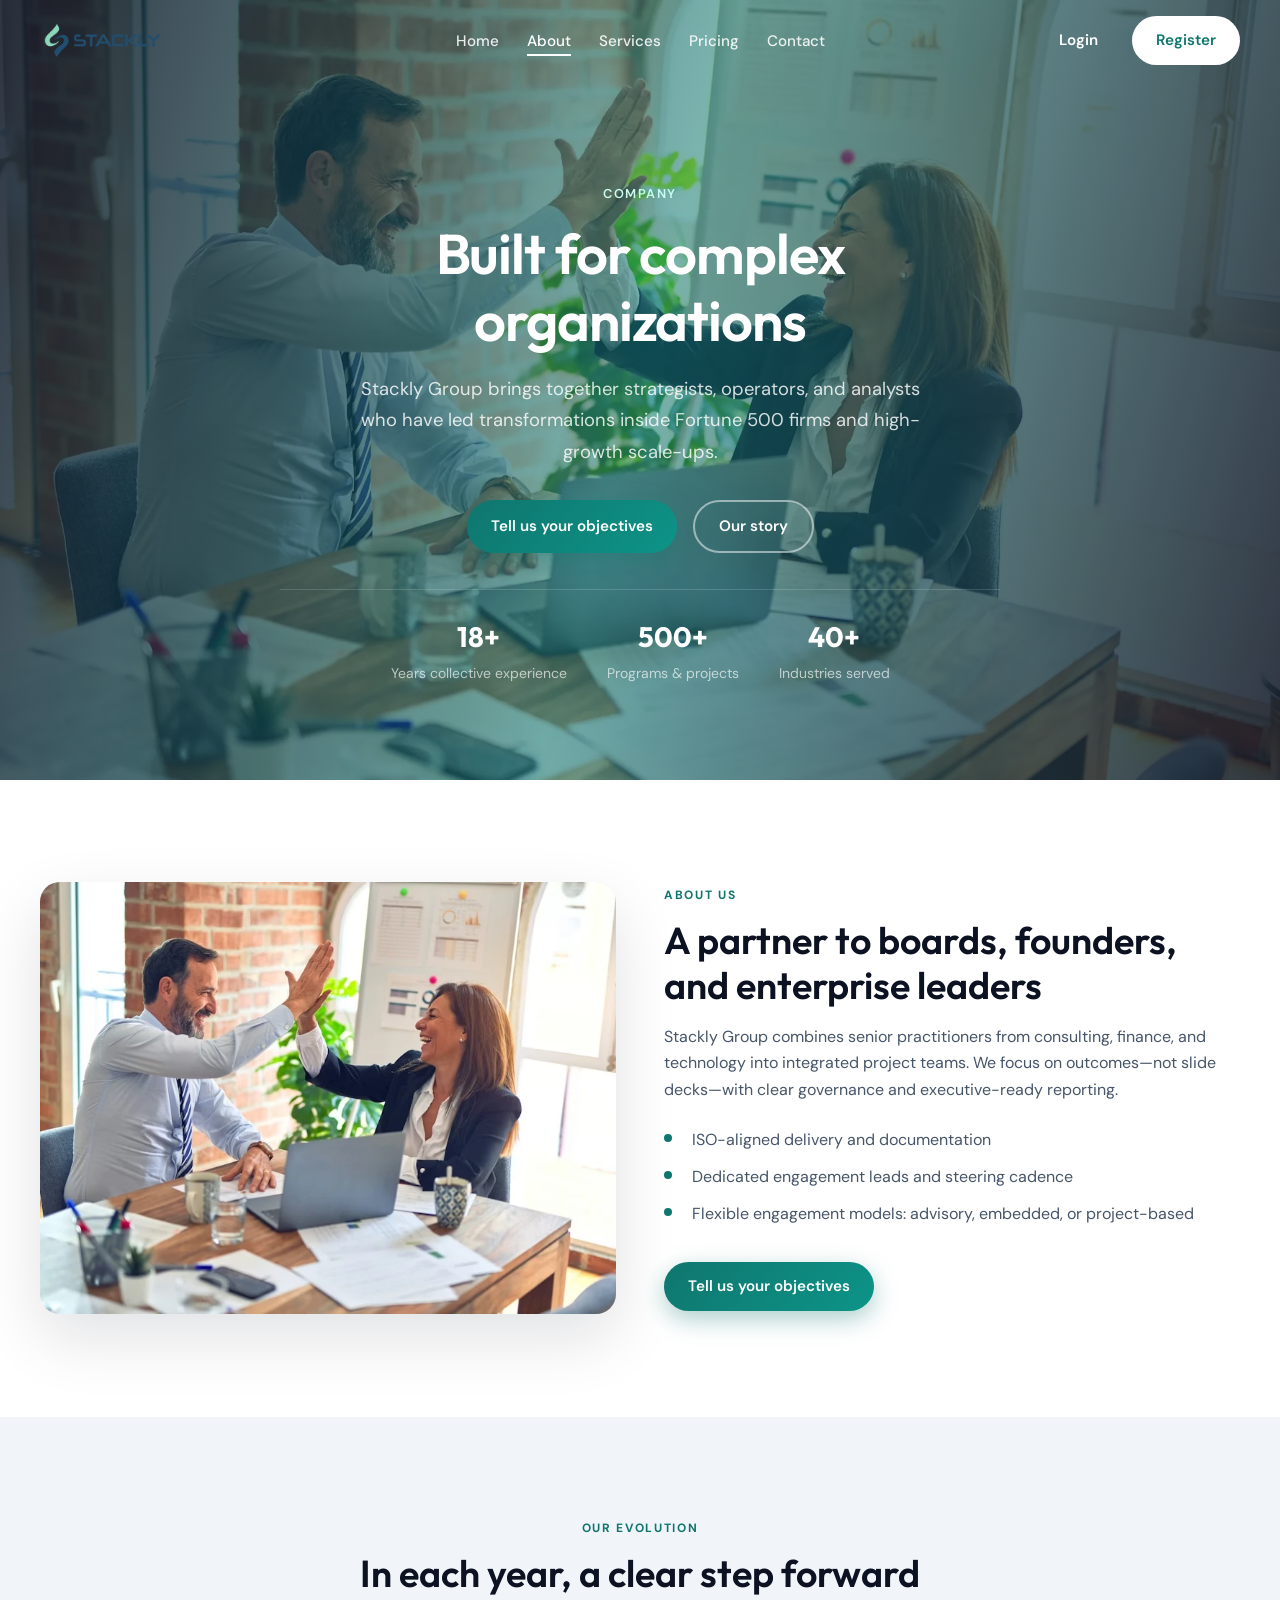
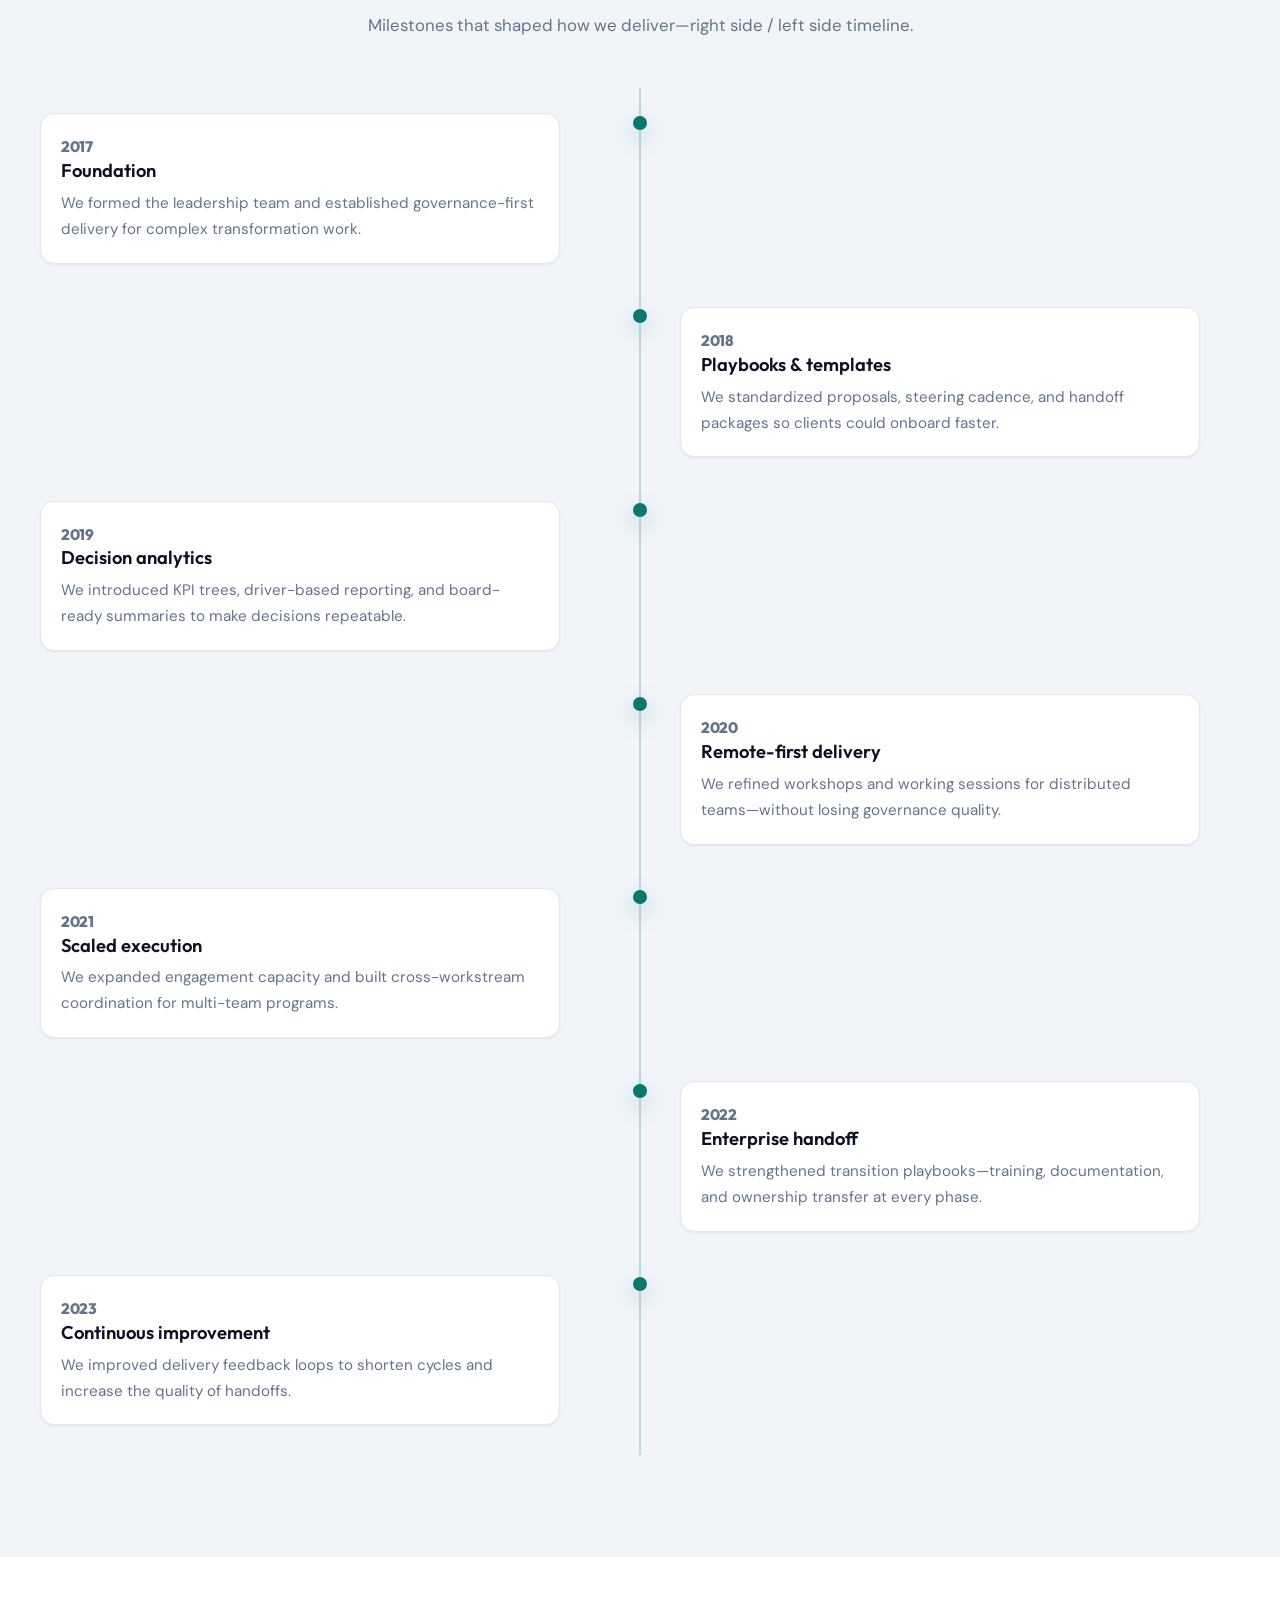
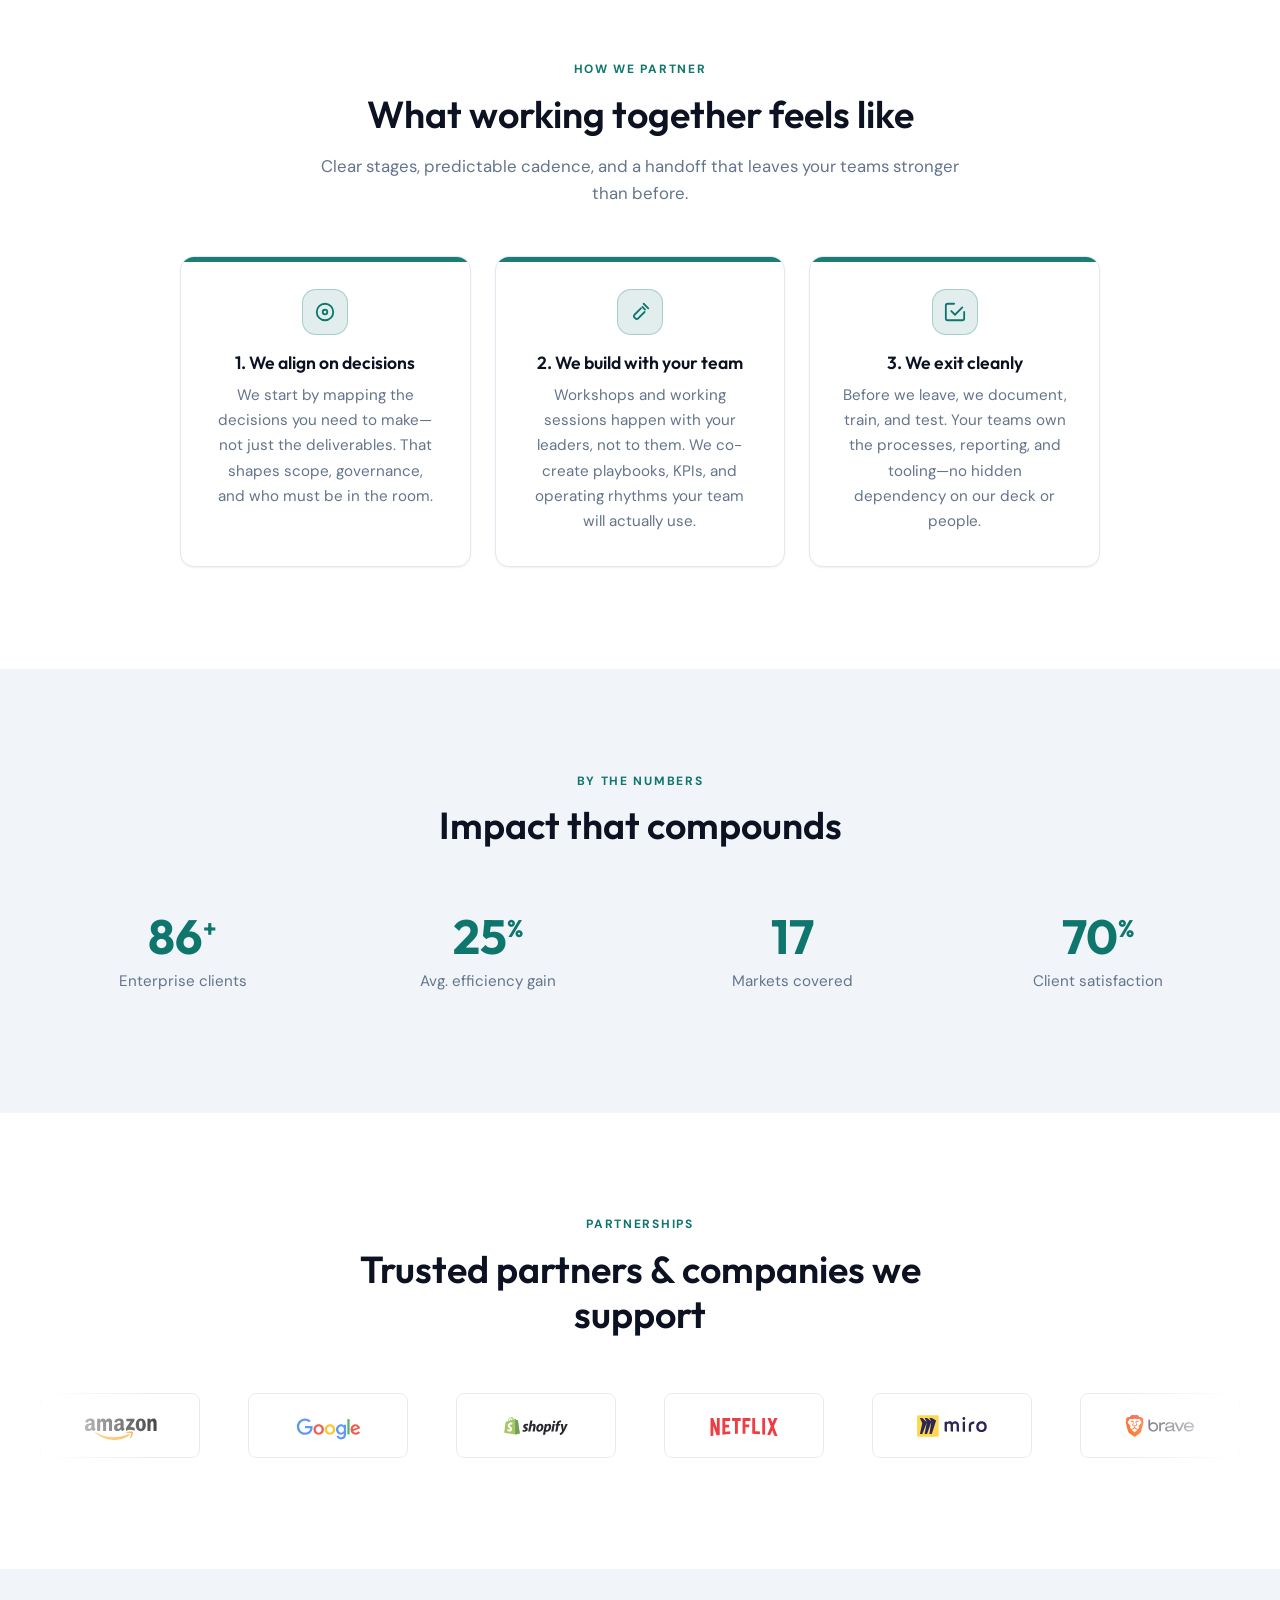
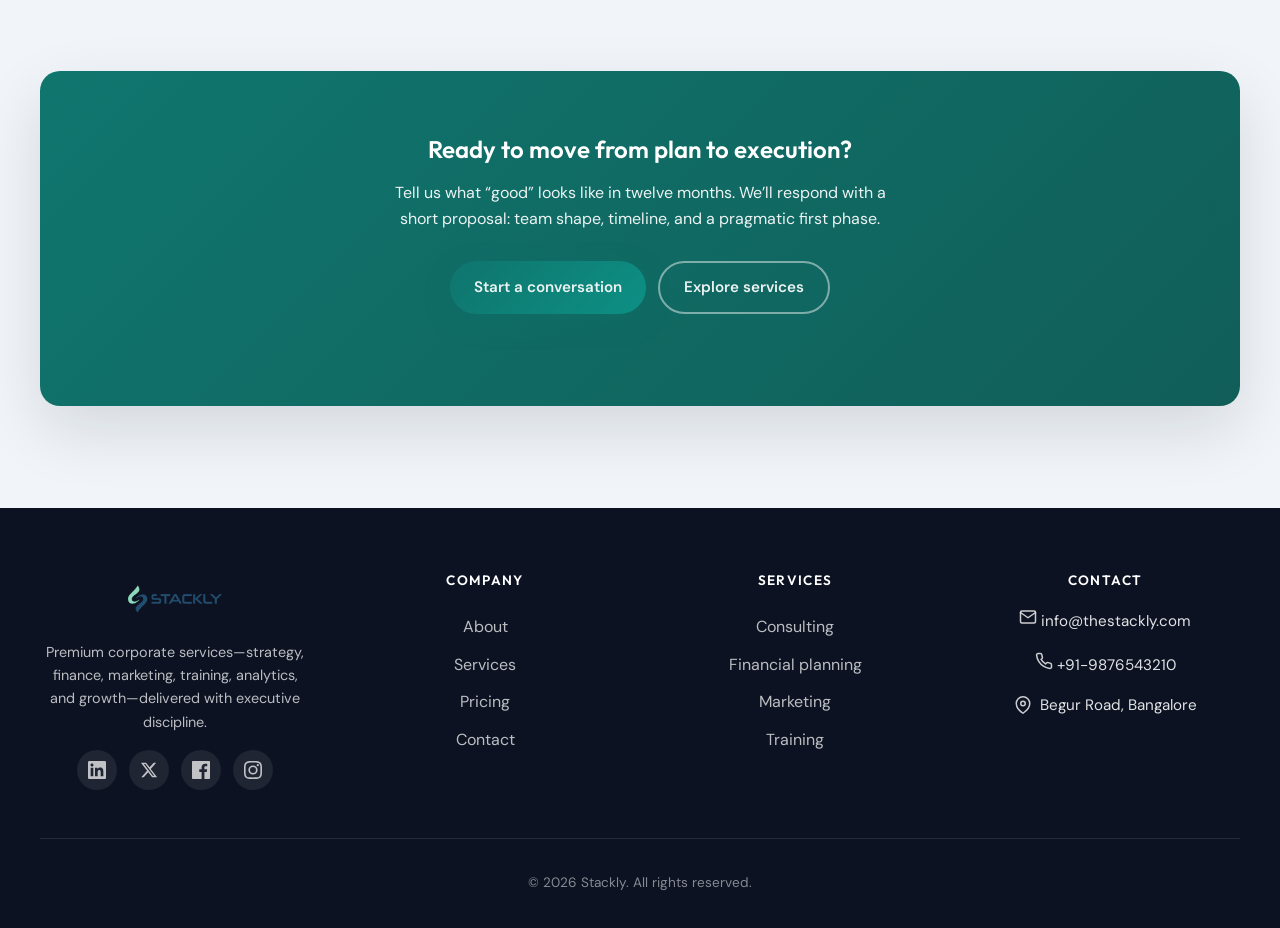
<file: about.html>
<!DOCTYPE html>
<html lang="en">
<head>
  <meta charset="UTF-8">
  <meta name="viewport" content="width=device-width, initial-scale=1.0">
  <meta name="description" content="Learn about Meridian Group — leadership, values, and how we deliver corporate business services.">
  <title>About — Stackly Group</title>
  <link rel="preconnect" href="https://fonts.googleapis.com">
  <link rel="preconnect" href="https://fonts.gstatic.com" crossorigin>
  <link href="https://fonts.googleapis.com/css2?family=DM+Sans:ital,opsz,wght@0,9..40,400;0,9..40,500;0,9..40,600;0,9..40,700&family=Outfit:wght@400;500;600;700&display=swap" rel="stylesheet">
  <link rel="stylesheet" href="css/style.css">
  <link rel="stylesheet" href="css/responsive.css">
  <link rel="stylesheet" href="https://cdn.jsdelivr.net/npm/aos@2.3.1/dist/aos.css">
</head>
<body class="page-inner page-hero-overlay">
  <header class="site-header" id="site-header" data-header>
    <div class="container site-header__inner">
      <a class="logo" href="index.html" aria-label="Home">
        <img class="logo__img" src="images/stackly-logo.webp" alt="" width="160" height="40" decoding="async">
      </a>
      <button type="button" class="nav-toggle" id="nav-toggle" aria-expanded="false" aria-controls="nav-wrap" aria-label="Open menu">
        <span class="nav-toggle__bar"></span>
        <span class="nav-toggle__bar"></span>
        <span class="nav-toggle__bar"></span>
      </button>
      <div class="site-header__nav-wrap" id="nav-wrap">
        <div class="site-header__nav-inner">
          <nav class="site-header__nav" aria-label="Main navigation">
            <ul class="nav-list">
              <li><a class="nav-link" href="index.html" data-nav-file="index.html">Home</a></li>
              <li><a class="nav-link" href="about.html" data-nav-file="about.html">About</a></li>
              <li><a class="nav-link" href="services.html" data-nav-file="services.html">Services</a></li>
              <li><a class="nav-link" href="pricing.html" data-nav-file="pricing.html">Pricing</a></li>
              <li><a class="nav-link" href="contact.html" data-nav-file="contact.html">Contact</a></li>
            </ul>
          </nav>
          <div class="site-header__actions">
            <a class="btn btn--nav-login" href="login.html" data-nav-file="login.html">Login</a>
            <a class="btn btn--nav-register" href="register.html" data-nav-file="register.html">Register</a>
          </div>
        </div>
      </div>
    </div>
  </header>

  <main class="site-main">
    <section class="hero-premium hero-premium--inner hero-premium--about" id="hero">
      <div class="container hero-premium__content">
        <span class="hero-premium__kicker">Company</span>
        <h1>Built for complex organizations</h1>
        <p class="lead">Stackly Group brings together strategists, operators, and analysts who have led transformations inside Fortune 500 firms and high-growth scale-ups.</p>
        <div class="hero-premium__actions">
          <a class="btn btn--primary" href="404.html">Tell us your objectives</a>
          <a class="btn btn--outline-light" href="404.html">Our story</a>
        </div>
        <div class="hero-premium__stats-row">
          <div class="hero-stat">
            <strong>18+</strong>
            <span>Years collective experience</span>
          </div>
          <div class="hero-stat">
            <strong>500+</strong>
            <span>Programs &amp; projects</span>
          </div>
          <div class="hero-stat">
            <strong>40+</strong>
            <span>Industries served</span>
          </div>
        </div>
      </div>
    </section>
   
    <section class="section" id="about-company">
      <div class="container about-split">
        <div class="about-split__media">
          <img src="images/About-Home.webp" width="900" height="675" alt="Corporate team collaborating in a modern office">
        </div>
        <div class="about-split__body">
          <p class="section__kicker">About us</p>
          <h2 class="section__title">A partner to boards, founders, and enterprise leaders</h2>
          <p>Stackly Group combines senior practitioners from consulting, finance, and technology into integrated project teams. We focus on outcomes—not slide decks—with clear governance and executive-ready reporting.</p>
          <ul class="check-list">
            <li>ISO-aligned delivery and documentation</li>
            <li>Dedicated engagement leads and steering cadence</li>
            <li>Flexible engagement models: advisory, embedded, or project-based</li>
          </ul>
          <a class="btn btn--primary" style="margin-top:1.5rem" href="404.html">Tell us your objectives</a>
        </div>
      </div>
    </section>

   
    <section class="section section--muted" id="evolution">
      <div class="container">
        <header class="section__head section__head--center">
          <p class="section__kicker">Our evolution</p>
          <h2 class="section__title">In each year, a clear step forward</h2>
          <p class="section__lead">Milestones that shaped how we deliver—right side / left side timeline.</p>
        </header>

        <div class="evolution-timeline" aria-label="Our evolution timeline">
          <div class="evolution-item evolution-item--left">
            <div class="evolution-card">
              <p class="evolution-year">2017</p>
              <h3>Foundation</h3>
              <p>We formed the leadership team and established governance-first delivery for complex transformation work.</p>
            </div>
            <div class="evolution-dot-wrap" aria-hidden="true"></div>
            <div class="evolution-empty" aria-hidden="true"></div>
          </div>

          <div class="evolution-item evolution-item--right">
            <div class="evolution-empty" aria-hidden="true"></div>
            <div class="evolution-dot-wrap" aria-hidden="true"></div>
            <div class="evolution-card">
              <p class="evolution-year">2018</p>
              <h3>Playbooks & templates</h3>
              <p>We standardized proposals, steering cadence, and handoff packages so clients could onboard faster.</p>
            </div>
          </div>

          <div class="evolution-item evolution-item--left">
            <div class="evolution-card">
              <p class="evolution-year">2019</p>
              <h3>Decision analytics</h3>
              <p>We introduced KPI trees, driver-based reporting, and board-ready summaries to make decisions repeatable.</p>
            </div>
            <div class="evolution-dot-wrap" aria-hidden="true"></div>
            <div class="evolution-empty" aria-hidden="true"></div>
          </div>

          <div class="evolution-item evolution-item--right">
            <div class="evolution-empty" aria-hidden="true"></div>
            <div class="evolution-dot-wrap" aria-hidden="true"></div>
            <div class="evolution-card">
              <p class="evolution-year">2020</p>
              <h3>Remote-first delivery</h3>
              <p>We refined workshops and working sessions for distributed teams—without losing governance quality.</p>
            </div>
          </div>

          <div class="evolution-item evolution-item--left">
            <div class="evolution-card">
              <p class="evolution-year">2021</p>
              <h3>Scaled execution</h3>
              <p>We expanded engagement capacity and built cross-workstream coordination for multi-team programs.</p>
            </div>
            <div class="evolution-dot-wrap" aria-hidden="true"></div>
            <div class="evolution-empty" aria-hidden="true"></div>
          </div>

          <div class="evolution-item evolution-item--right">
            <div class="evolution-empty" aria-hidden="true"></div>
            <div class="evolution-dot-wrap" aria-hidden="true"></div>
            <div class="evolution-card">
              <p class="evolution-year">2022</p>
              <h3>Enterprise handoff</h3>
              <p>We strengthened transition playbooks—training, documentation, and ownership transfer at every phase.</p>
            </div>
          </div>

          <div class="evolution-item evolution-item--left">
            <div class="evolution-card">
              <p class="evolution-year">2023</p>
              <h3>Continuous improvement</h3>
              <p>We improved delivery feedback loops to shorten cycles and increase the quality of handoffs.</p>
            </div>
            <div class="evolution-dot-wrap" aria-hidden="true"></div>
            <div class="evolution-empty" aria-hidden="true"></div>
          </div>
        </div>
      </div>
    </section>

    
    <section class="section" id="how-we-partner">
      <div class="container">
        <header class="section__head section__head--center">
          <p class="section__kicker">How we partner</p>
          <h2 class="section__title">What working together feels like</h2>
          <p class="section__lead">Clear stages, predictable cadence, and a handoff that leaves your teams stronger than before.</p>
        </header>

        <div class="content-cards">
          <article class="card-surface partner-card partner-card--align">
            <div class="partner-card__icon" aria-hidden="true">
              <svg viewBox="0 0 24 24" width="22" height="22" fill="none" stroke="currentColor" stroke-width="2" stroke-linecap="round" stroke-linejoin="round" aria-hidden="true">
                <circle cx="12" cy="12" r="9"></circle>
                <circle cx="12" cy="12" r="2.5"></circle>
              </svg>
            </div>
            <h3>1. We align on decisions</h3>
            <p>We start by mapping the decisions you need to make—not just the deliverables. That shapes scope, governance, and who must be in the room.</p>
          </article>

          <article class="card-surface partner-card partner-card--build">
            <div class="partner-card__icon" aria-hidden="true">
              <svg viewBox="0 0 24 24" width="22" height="22" fill="none" stroke="currentColor" stroke-width="2" stroke-linecap="round" stroke-linejoin="round" aria-hidden="true">
                <path d="M14.5 6.5l3 3"></path>
                <path d="M13 8l-7 7a2 2 0 0 0 0 3l1 1a2 2 0 0 0 3 0l7-7"></path>
                <path d="M16 3l5 5"></path>
              </svg>
            </div>
            <h3>2. We build with your team</h3>
            <p>Workshops and working sessions happen with your leaders, not to them. We co-create playbooks, KPIs, and operating rhythms your team will actually use.</p>
          </article>

          <article class="card-surface partner-card partner-card--exit">
            <div class="partner-card__icon" aria-hidden="true">
              <svg viewBox="0 0 24 24" width="22" height="22" fill="none" stroke="currentColor" stroke-width="2" stroke-linecap="round" stroke-linejoin="round" aria-hidden="true">
                <path d="M20 7l-8 8-4-4"></path>
                <path d="M22 12v7a2 2 0 0 1-2 2H4a2 2 0 0 1-2-2V5a2 2 0 0 1 2-2h7"></path>
              </svg>
            </div>
            <h3>3. We exit cleanly</h3>
            <p>Before we leave, we document, train, and test. Your teams own the processes, reporting, and tooling—no hidden dependency on our deck or people.</p>
          </article>
        </div>

        

      </div>
    </section>

   
    <section class="section section--muted" id="stats">
      <div class="container">
        <header class="section__head section__head--center">
          <p class="section__kicker">By the numbers</p>
          <h2 class="section__title">Impact that compounds</h2>
        </header>
        <div class="stats-bar">
          <div class="stat-item">
            <div class="stat-item__value"><span class="stat-counter" data-target="120">0</span><span class="stat-item__suffix">+</span></div>
            <p class="stat-item__label">Enterprise clients</p>
          </div>
          <div class="stat-item">
            <div class="stat-item__value"><span class="stat-counter" data-target="35">0</span><span class="stat-item__suffix">%</span></div>
            <p class="stat-item__label">Avg. efficiency gain</p>
          </div>
          <div class="stat-item">
            <div class="stat-item__value"><span class="stat-counter" data-target="24">0</span></div>
            <p class="stat-item__label">Markets covered</p>
          </div>
          <div class="stat-item">
            <div class="stat-item__value"><span class="stat-counter" data-target="98">0</span><span class="stat-item__suffix">%</span></div>
            <p class="stat-item__label">Client satisfaction</p>
          </div>
        </div>
      </div>
    </section>

    
    <section class="section" id="clients">
      <div class="container">
        <header class="section__head section__head--center">
          <p class="section__kicker">Partnerships</p>
          <h2 class="section__title">Trusted partners &amp; companies we support</h2>
        </header>
        <div class="logo-marquee" aria-label="Partner logos">
          <div class="logo-marquee__fade logo-marquee__fade--left" aria-hidden="true"></div>
          <div class="logo-marquee__fade logo-marquee__fade--right" aria-hidden="true"></div>
          <div class="logo-marquee__track" data-marquee>
            <div class="logo-marquee__group">
              <span class="logo-pill logo-pill--brand"><img src="images/brands/brandbird-Amazon-logotype.svg" alt="Amazon" loading="lazy" width="90" height="30"><span class="logo-pill__name">Amazon</span></span>
              <span class="logo-pill logo-pill--brand"><img src="images/brands/brandbird-Google-logotype.svg" alt="Google" loading="lazy" width="90" height="30"><span class="logo-pill__name">Google</span></span>
              <span class="logo-pill logo-pill--brand"><img src="images/brands/brandbird-Shopify-logotype.svg" alt="Shopify" loading="lazy" width="90" height="30"><span class="logo-pill__name">Shopify</span></span>
              <span class="logo-pill logo-pill--brand"><img src="images/brands/brandbird-Netflix-logotype.svg" alt="Netflix" loading="lazy" width="90" height="30"><span class="logo-pill__name">Netflix</span></span>
              <span class="logo-pill logo-pill--brand"><img src="images/brands/brandbird-Miro-logotype.svg" alt="Miro" loading="lazy" width="90" height="30"><span class="logo-pill__name">Miro</span></span>
              <span class="logo-pill logo-pill--brand"><img src="images/brands/brandbird-Brave-logotype.svg" alt="Brave" loading="lazy" width="90" height="30"><span class="logo-pill__name">Brave</span></span>
              <span class="logo-pill logo-pill--brand"><img src="images/brands/brandbird-Walmart-logotype.svg" alt="Walmart" loading="lazy" width="90" height="30"><span class="logo-pill__name">Microsoft Azure</span></span>
            </div>
            <div class="logo-marquee__group" aria-hidden="true">
              <span class="logo-pill logo-pill--brand"><img src="images/brands/brandbird-Amazon-logotype.svg" alt="Amazon" loading="lazy" width="90" height="30"><span class="logo-pill__name">Amazon</span></span>
              <span class="logo-pill logo-pill--brand"><img src="images/brands/brandbird-Google-logotype.svg" alt="Google" loading="lazy" width="90" height="30"><span class="logo-pill__name">Google</span></span>
              <span class="logo-pill logo-pill--brand"><img src="images/brands/brandbird-Shopify-logotype.svg" alt="Shopify" loading="lazy" width="90" height="30"><span class="logo-pill__name">Shopify</span></span>
              <span class="logo-pill logo-pill--brand"><img src="images/brands/brandbird-Netflix-logotype.svg" alt="Netflix" loading="lazy" width="90" height="30"><span class="logo-pill__name">Netflix</span></span>
              <span class="logo-pill logo-pill--brand"><img src="images/brands/brandbird-Miro-logotype.svg" alt="Miro" loading="lazy" width="90" height="30"><span class="logo-pill__name">Miro</span></span>
              <span class="logo-pill logo-pill--brand"><img src="images/brands/brandbird-Brave-logotype.svg" alt="Brave" loading="lazy" width="90" height="30"><span class="logo-pill__name">Brave</span></span>
              <span class="logo-pill logo-pill--brand"><img src="images/brands/brandbird-Walmart-logotype.svg" alt="Walmart" loading="lazy" width="90" height="30"><span class="logo-pill__name">Microsoft Azure</span></span>
            </div>
          </div>
        </div>
      </div>
    </section>

    
    <section class="section section--muted" id="about-cta">
      <div class="container">
        <div class="cta-band">
          <h2>Ready to move from plan to execution?</h2>
          <p>Tell us what “good” looks like in twelve months. We’ll respond with a short proposal: team shape, timeline, and a pragmatic first phase.</p>
          <p style="margin-top:1.5rem;display:flex;flex-wrap:wrap;gap:0.75rem;justify-content:center">
            <a class="btn btn--primary" href="404.html">Start a conversation</a>
            <a class="btn btn--outline-light" href="404.html">Explore services</a>
          </p>
        </div>
      </div>
    </section>
  </main>

  <footer class="footer-premium" id="site-footer">
    <div class="container footer-premium__grid">
      <div class="footer-brand">
        <a class="logo" href="index.html" aria-label="Home">
          <img class="logo__img" src="images/stackly-logo.webp" alt="" width="160" height="40" decoding="async">
        </a>
        <p>Premium corporate services—strategy, finance, marketing, training, analytics, and growth—delivered with executive discipline.</p>
        <div class="footer-social">
          <a href="404.html" aria-label="LinkedIn"><svg viewBox="0 0 24 24" aria-hidden="true"><path d="M20.447 20.452h-3.554v-5.569c0-1.328-.027-3.037-1.852-3.037-1.853 0-2.136 1.445-2.136 2.939v5.667H9.351V9h3.414v1.561h.046c.477-.9 1.637-1.85 3.37-1.85 3.601 0 4.267 2.37 4.267 5.455v6.286zM5.337 7.433c-1.144 0-2.063-.926-2.063-2.065 0-1.138.92-2.063 2.063-2.063 1.14 0 2.064.925 2.064 2.063 0 1.139-.925 2.065-2.064 2.065zm1.782 13.019H3.555V9h3.564v11.452zM22.225 0H1.771C.792 0 0 .774 0 1.729v20.542C0 23.227.792 24 1.771 24h20.451C23.2 24 24 23.227 24 22.271V1.729C24 .774 23.2 0 22.222 0h.003z"/></svg></a>
          <a href="404.html" aria-label="Twitter"><svg viewBox="0 0 24 24" aria-hidden="true"><path d="M18.244 2.25h3.308l-7.227 8.26 8.502 11.24H16.17l-5.214-6.817L4.99 21.75H1.68l7.73-8.835L1.254 2.25H8.08l4.713 6.231zm-1.161 17.52h1.833L7.084 4.126H5.117z"/></svg></a>
          <a href="404.html" aria-label="Facebook"><svg viewBox="0 0 24 24" aria-hidden="true"><path d="M22.675 0H1.325C.593 0 0 .593 0 1.325v21.351C0 23.407.593 24 1.325 24H12.82v-9.294H9.692v-3.622h3.128V8.413c0-3.1 1.893-4.788 4.659-4.788 1.325 0 2.463.099 2.795.143v3.24l-1.918.001c-1.504 0-1.795.715-1.795 1.763v2.313h3.587l-.467 3.622h-3.12V24h6.116c.73 0 1.323-.593 1.323-1.325V1.325C24 .593 23.407 0 22.675 0z"/></svg></a>
          <a href="404.html" aria-label="Instagram"><svg viewBox="0 0 24 24" aria-hidden="true"><path d="M12 2.163c3.204 0 3.584.012 4.85.07 3.252.148 4.771 1.691 4.919 4.919.058 1.265.069 1.645.069 4.849 0 3.205-.012 3.584-.069 4.849-.149 3.225-1.664 4.771-4.919 4.919-1.266.058-1.644.07-4.85.07-3.204 0-3.584-.012-4.849-.07-3.26-.149-4.771-1.699-4.919-4.92-.058-1.265-.07-1.644-.07-4.849 0-3.204.013-3.583.07-4.849.149-3.227 1.664-4.771 4.919-4.919 1.266-.057 1.645-.069 4.849-.069zM12 0C8.741 0 8.333.014 7.053.072 2.695.272.273 2.69.073 7.052.014 8.333 0 8.741 0 12c0 3.259.014 3.668.072 4.948.2 4.358 2.618 6.78 6.98 6.98 1.281.058 1.689.072 4.948.072 3.259 0 3.668-.014 4.948-.072 4.354-.2 6.782-2.618 6.979-6.98.059-1.28.073-1.689.073-4.948 0-3.259-.014-3.667-.072-4.947-.196-4.354-2.617-6.78-6.979-6.98C15.668.014 15.259 0 12 0zm0 5.838a6.162 6.162 0 100 12.324 6.162 6.162 0 000-12.324zM12 16a4 4 0 110-8 4 4 0 010 8zm6.406-11.845a1.44 1.44 0 110 2.881 1.44 1.44 0 010-2.881z"/></svg></a>
        </div>
      </div>
      <div>
        <h4>Company</h4>
        <ul>
          <li><a href="about.html">About</a></li>
          <li><a href="services.html">Services</a></li>
          <li><a href="pricing.html">Pricing</a></li>
          <li><a href="contact.html">Contact</a></li>
        </ul>
      </div>
      <div>
        <h4>Services</h4>
        <ul>
          <li><a href="404.html">Consulting</a></li>
          <li><a href="404.html">Financial planning</a></li>
          <li><a href="404.html">Marketing</a></li>
          <li><a href="404.html">Training</a></li>
        </ul>
      </div>
      <div class="footer-contact">
        <h4>Contact</h4>
        <address class="footer-contact__addr">
          <p class="footer-contact__row footer-contact__row--email">
            <a href="mailto:info@thestackly.com" class="footer-contact__email">
              <svg class="footer-contact__icon" width="18" height="18" viewBox="0 0 24 24" fill="none" stroke="currentColor" stroke-width="2" stroke-linecap="round" stroke-linejoin="round" aria-hidden="true"><path d="M4 4h16c1.1 0 2 .9 2 2v12c0 1.1-.9 2-2 2H4c-1.1 0-2-.9-2-2V6c0-1.1.9-2 2-2z"/><path d="m22 6-10 7L2 6"/></svg>
              info@thestackly.com
            </a>
          </p>
          <p class="footer-contact__row footer-contact__row--phone">
            <a href="tel:+919876543210" class="footer-contact__email">
              <svg class="footer-contact__icon" width="18" height="18" viewBox="0 0 24 24" fill="none" stroke="currentColor" stroke-width="2" stroke-linecap="round" stroke-linejoin="round" aria-hidden="true"><path d="M22 16.92v3a2 2 0 0 1-2.18 2 19.79 19.79 0 0 1-8.63-3.07 19.5 19.5 0 0 1-6-6 19.79 19.79 0 0 1-3.07-8.67A2 2 0 0 1 4.11 2h3a2 2 0 0 1 2 1.72 12.84 12.84 0 0 0 .7 2.81 2 2 0 0 1-.45 2.11L8.09 9.91a16 16 0 0 0 6 6l1.27-1.27a2 2 0 0 1 2.11-.45 12.84 12.84 0 0 0 2.81.7A2 2 0 0 1 22 16.92z"/></svg>
              +91-9876543210
            </a>
          </p>
          <p class="footer-contact__row footer-contact__row--location">
            <span class="footer-contact__loc">
              <svg class="footer-contact__icon" width="18" height="18" viewBox="0 0 24 24" fill="none" stroke="currentColor" stroke-width="2" stroke-linecap="round" stroke-linejoin="round" aria-hidden="true"><path d="M21 10c0 7-9 13-9 13s-9-6-9-13a9 9 0 0 1 18 0z"/><circle cx="12" cy="10" r="3"/></svg>
              <span class="footer-contact__loc-text">Begur Road, Bangalore</span>
            </span>
          </p>
        </address>
      </div>
    </div>
    <div class="footer-bar">
      <div class="container">
        <p>&copy; <span data-year></span> Stackly. All rights reserved.</p>
      </div>
    </div>
  </footer>
  <script src="https://cdn.jsdelivr.net/npm/aos@2.3.1/dist/aos.js"></script>
  <script src="js/main.js"></script>
</body>
</html>
</file>
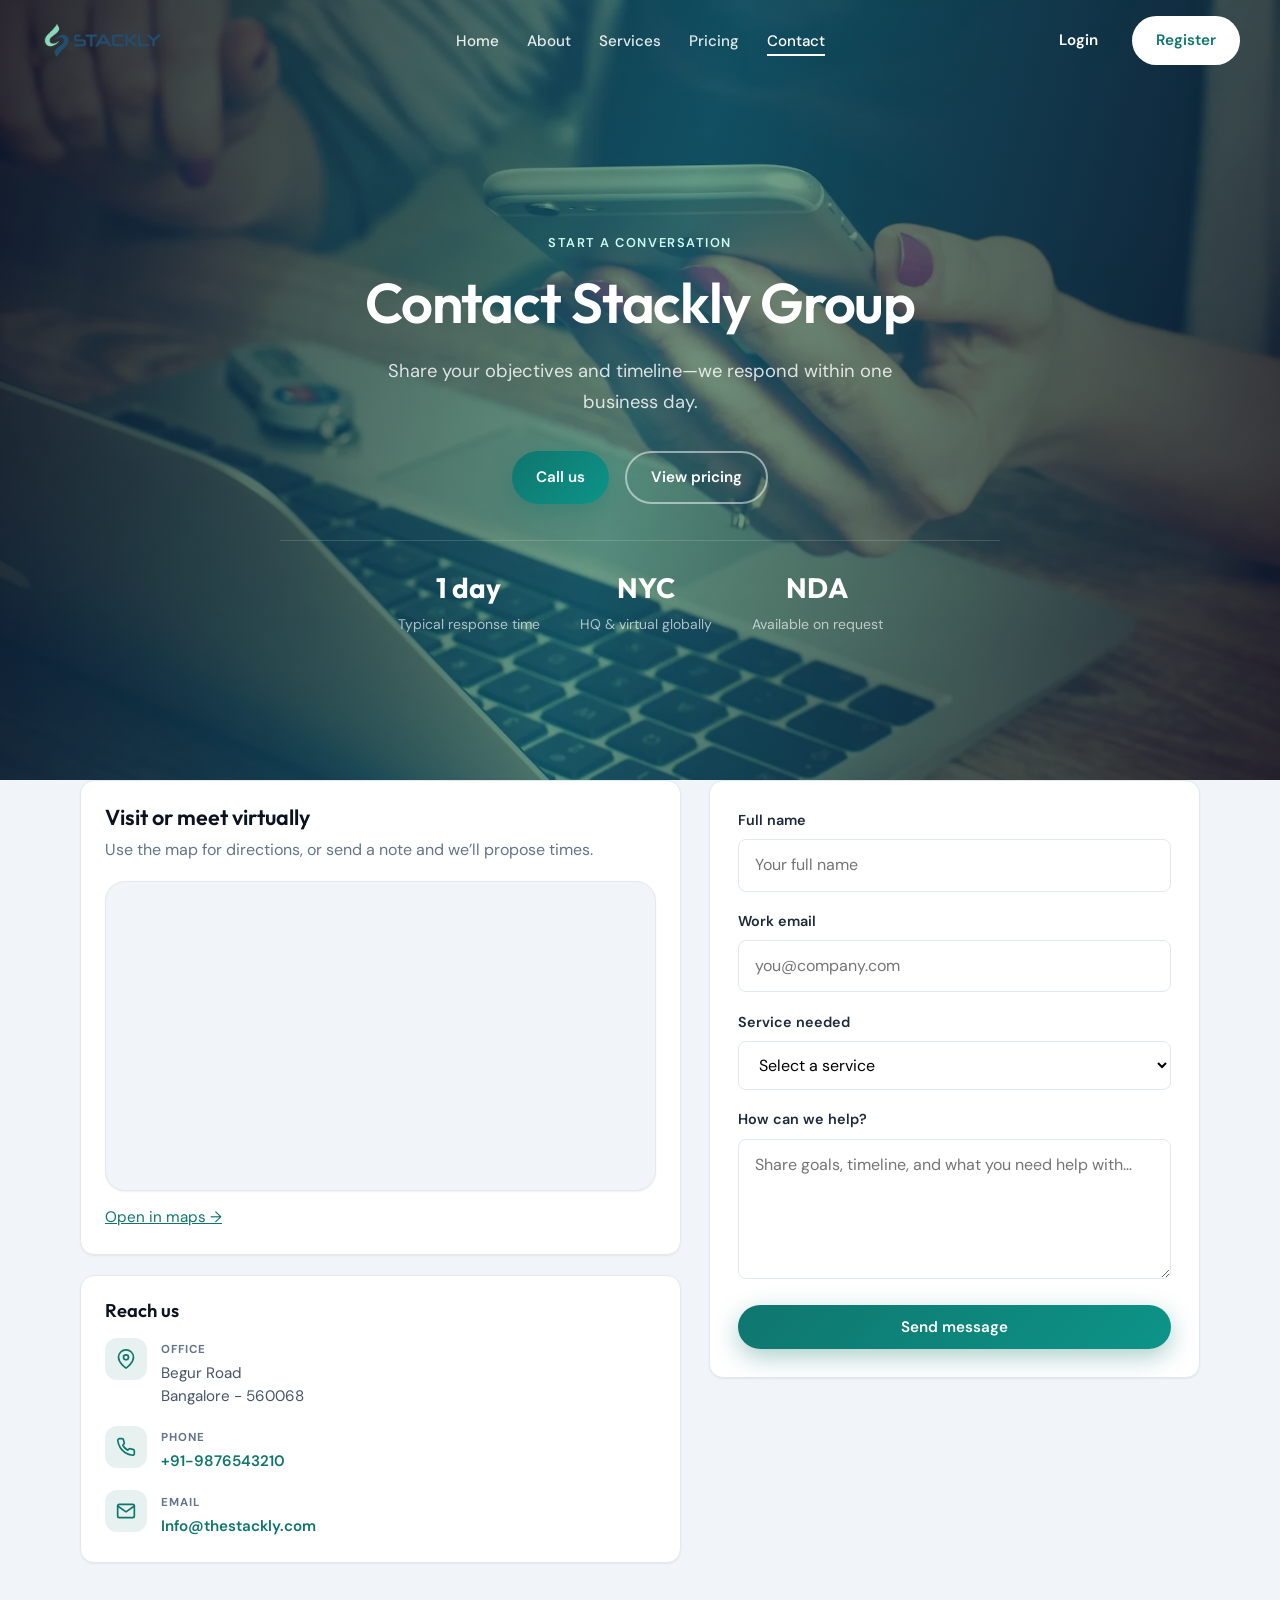
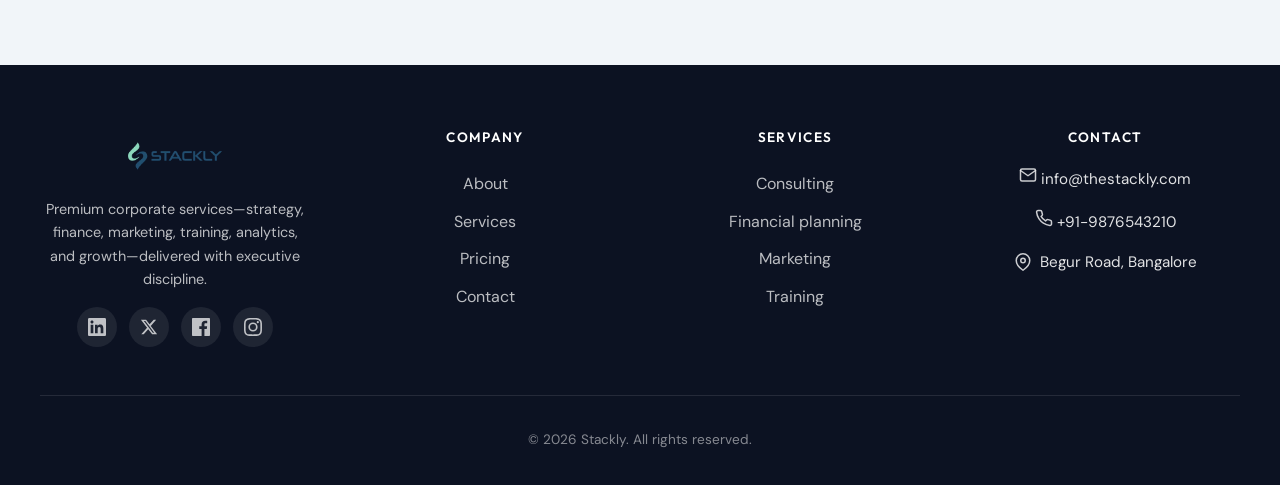
<file: contact.html>
<!DOCTYPE html>
<html lang="en">
<head>
  <meta charset="UTF-8">
  <meta name="viewport" content="width=device-width, initial-scale=1.0">
  <meta name="description" content="Contact Meridian Group for business consulting and corporate services.">
  <title>Contact — Stackly Group</title>
  <link rel="preconnect" href="https://fonts.googleapis.com">
  <link rel="preconnect" href="https://fonts.gstatic.com" crossorigin>
  <link href="https://fonts.googleapis.com/css2?family=DM+Sans:ital,opsz,wght@0,9..40,400;0,9..40,500;0,9..40,600;0,9..40,700&family=Outfit:wght@400;500;600;700&display=swap" rel="stylesheet">
  <link rel="stylesheet" href="css/style.css">
  <link rel="stylesheet" href="css/responsive.css">
  <link rel="stylesheet" href="https://cdn.jsdelivr.net/npm/aos@2.3.1/dist/aos.css">
</head>
<body class="page-inner page-hero-overlay">
  <header class="site-header" id="site-header" data-header>
    <div class="container site-header__inner">
      <a class="logo" href="index.html" aria-label="Home">
        <img class="logo__img" src="images/stackly-logo.webp" alt="" width="160" height="40" decoding="async">
      </a>
      <button type="button" class="nav-toggle" id="nav-toggle" aria-expanded="false" aria-controls="nav-wrap" aria-label="Open menu">
        <span class="nav-toggle__bar"></span>
        <span class="nav-toggle__bar"></span>
        <span class="nav-toggle__bar"></span>
      </button>
      <div class="site-header__nav-wrap" id="nav-wrap">
        <div class="site-header__nav-inner">
          <nav class="site-header__nav" aria-label="Main navigation">
            <ul class="nav-list">
              <li><a class="nav-link" href="index.html" data-nav-file="index.html">Home</a></li>
              <li><a class="nav-link" href="about.html" data-nav-file="about.html">About</a></li>
              <li><a class="nav-link" href="services.html" data-nav-file="services.html">Services</a></li>
              <li><a class="nav-link" href="pricing.html" data-nav-file="pricing.html">Pricing</a></li>
              <li><a class="nav-link" href="contact.html" data-nav-file="contact.html">Contact</a></li>
            </ul>
          </nav>
          <div class="site-header__actions">
            <a class="btn btn--nav-login" href="login.html" data-nav-file="login.html">Login</a>
            <a class="btn btn--nav-register" href="register.html" data-nav-file="register.html">Register</a>
          </div>
        </div>
      </div>
    </div>
  </header>

  <main class="site-main">
    <section class="hero-premium hero-premium--inner hero-premium--contact" id="hero">
      <div class="container hero-premium__content">
        <span class="hero-premium__kicker">Start a conversation</span>
        <h1>Contact Stackly Group</h1>
        <p class="lead">Share your objectives and timeline—we respond within one business day.</p>
        <div class="hero-premium__actions">
          <a class="btn btn--primary" href="404.html">Call us</a>
          <a class="btn btn--outline-light" href="404.html">View pricing</a>
        </div>
        <div class="hero-premium__stats-row">
          <div class="hero-stat">
            <strong>1 day</strong>
            <span>Typical response time</span>
          </div>
          <div class="hero-stat">
            <strong>NYC</strong>
            <span>HQ &amp; virtual globally</span>
          </div>
          <div class="hero-stat">
            <strong>NDA</strong>
            <span>Available on request</span>
          </div>
        </div>
      </div>
    </section>
    <section class="section section--muted contact-hub" style="padding-top:0">
      <div class="container contact-hub__grid">
        <div class="contact-hub__left">
          <article class="card-surface contact-hub__map-card">
            <header class="contact-hub__map-head">
              <h2>Visit or meet virtually</h2>
              <p>Use the map for directions, or send a note and we’ll propose times.</p>
            </header>
            <div class="contact-hub__map">
              <iframe
                title="Office location map"
                loading="lazy"
                referrerpolicy="no-referrer-when-downgrade"
                src="https://www.openstreetmap.org/export/embed.html?bbox=-74.0170%2C40.7025%2C-74.0060%2C40.7105&amp;layer=mapnik&amp;marker=40.7065%2C-74.0115">
              </iframe>
            </div>
            <p class="contact-hub__map-foot">
              <a href="https://www.openstreetmap.org/?mlat=40.7065&amp;mlon=-74.0115#map=16/40.7065/-74.0115" target="_blank" rel="noopener">Open in maps →</a>
            </p>
          </article>

          <article class="card-surface contact-hub__details">
            <h3>Reach us</h3>
            <div class="contact-hub__rows">
              <div class="contact-hub__row">
                <span class="contact-hub__row-icon" aria-hidden="true">
                  <svg width="20" height="20" viewBox="0 0 24 24" fill="none" stroke="currentColor" stroke-width="2" stroke-linecap="round" stroke-linejoin="round"><path d="M21 10c0 7-9 13-9 13s-9-6-9-13a9 9 0 0 1 18 0z"/><circle cx="12" cy="10" r="3"/></svg>
                </span>
                <div class="contact-hub__row-body">
                  <strong>Office</strong>
                  <p class="contact-hub__addr">Begur Road<br>Bangalore - 560068</p>
                </div>
              </div>
              <div class="contact-hub__row">
                <span class="contact-hub__row-icon" aria-hidden="true">
                  <svg width="20" height="20" viewBox="0 0 24 24" fill="none" stroke="currentColor" stroke-width="2" stroke-linecap="round" stroke-linejoin="round"><path d="M22 16.92v3a2 2 0 0 1-2.18 2 19.79 19.79 0 0 1-8.63-3.07 19.5 19.5 0 0 1-6-6 19.79 19.79 0 0 1-3.07-8.67A2 2 0 0 1 4.11 2h3a2 2 0 0 1 2 1.72 12.84 12.84 0 0 0 .7 2.81 2 2 0 0 1-.45 2.11L8.09 9.91a16 16 0 0 0 6 6l1.27-1.27a2 2 0 0 1 2.11-.45 12.84 12.84 0 0 0 2.81.7A2 2 0 0 1 22 16.92z"/></svg>
                </span>
                <div class="contact-hub__row-body">
                  <strong>Phone</strong>
                  <p><a href="tel:+919876543210">+91-9876543210</a></p>
                </div>
              </div>
              <div class="contact-hub__row">
                <span class="contact-hub__row-icon" aria-hidden="true">
                  <svg width="20" height="20" viewBox="0 0 24 24" fill="none" stroke="currentColor" stroke-width="2" stroke-linecap="round" stroke-linejoin="round"><path d="M4 4h16c1.1 0 2 .9 2 2v12c0 1.1-.9 2-2 2H4c-1.1 0-2-.9-2-2V6c0-1.1.9-2 2-2z"/><path d="m22 6-10 7L2 6"/></svg>
                </span>
                <div class="contact-hub__row-body">
                  <strong>Email</strong>
                  <p><a href="mailto:Info@thestackly.com">Info@thestackly.com</a></p>
                </div>
              </div>
            </div>
          </article>
        </div>

        <form id="contact-form" class="form card-surface contact-hub__form" data-validate action="#" method="post" novalidate>
          <div class="form-field">
            <label for="contact-name">Full name</label>
            <input id="contact-name" name="name" type="text" autocomplete="name" placeholder="Your full name" required>
            <span class="field-error">Please enter your name.</span>
          </div>
          <div class="form-field">
            <label for="contact-email">Work email</label>
            <input id="contact-email" name="email" type="email" autocomplete="email" placeholder="you@company.com" required>
            <span class="field-error">Enter a valid email address.</span>
          </div>
          <div class="form-field">
            <label for="contact-topic">Service needed</label>
            <select id="contact-topic" name="topic" required>
              <option value="">Select a service</option>
              <option>Consulting</option>
              <option>Financial planning</option>
              <option>Marketing</option>
              <option>Training</option>
      
            </select>
            <span class="field-error">Please choose a topic.</span>
          </div>
          <div class="form-field">
            <label for="contact-message">How can we help?</label>
            <textarea id="contact-message" name="message" placeholder="Share goals, timeline, and what you need help with…" required></textarea>
            <span class="field-error">Please add a short message.</span>
          </div>
          <button type="submit" class="btn btn--primary">Send message</button>
          <p class="form-success" id="contact-success" style="display:none;margin:0;color:var(--color-accent);font-weight:600">Thank you — your message passes validation. Connect a backend to deliver it.</p>
        </form>
      </div>
    </section>
  </main>

  <footer class="footer-premium" id="site-footer">
    <div class="container footer-premium__grid">
      <div class="footer-brand">
        <a class="logo" href="index.html" aria-label="Home">
          <img class="logo__img" src="images/stackly-logo.webp" alt="" width="160" height="40" decoding="async">
        </a>
        <p>Premium corporate services—strategy, finance, marketing, training, analytics, and growth—delivered with executive discipline.</p>
        <div class="footer-social">
          <a href="404.html" aria-label="LinkedIn"><svg viewBox="0 0 24 24" aria-hidden="true"><path d="M20.447 20.452h-3.554v-5.569c0-1.328-.027-3.037-1.852-3.037-1.853 0-2.136 1.445-2.136 2.939v5.667H9.351V9h3.414v1.561h.046c.477-.9 1.637-1.85 3.37-1.85 3.601 0 4.267 2.37 4.267 5.455v6.286zM5.337 7.433c-1.144 0-2.063-.926-2.063-2.065 0-1.138.92-2.063 2.063-2.063 1.14 0 2.064.925 2.064 2.063 0 1.139-.925 2.065-2.064 2.065zm1.782 13.019H3.555V9h3.564v11.452zM22.225 0H1.771C.792 0 0 .774 0 1.729v20.542C0 23.227.792 24 1.771 24h20.451C23.2 24 24 23.227 24 22.271V1.729C24 .774 23.2 0 22.222 0h.003z"/></svg></a>
          <a href="404.html" aria-label="Twitter"><svg viewBox="0 0 24 24" aria-hidden="true"><path d="M18.244 2.25h3.308l-7.227 8.26 8.502 11.24H16.17l-5.214-6.817L4.99 21.75H1.68l7.73-8.835L1.254 2.25H8.08l4.713 6.231zm-1.161 17.52h1.833L7.084 4.126H5.117z"/></svg></a>
          <a href="404.html" aria-label="Facebook"><svg viewBox="0 0 24 24" aria-hidden="true"><path d="M22.675 0H1.325C.593 0 0 .593 0 1.325v21.351C0 23.407.593 24 1.325 24H12.82v-9.294H9.692v-3.622h3.128V8.413c0-3.1 1.893-4.788 4.659-4.788 1.325 0 2.463.099 2.795.143v3.24l-1.918.001c-1.504 0-1.795.715-1.795 1.763v2.313h3.587l-.467 3.622h-3.12V24h6.116c.73 0 1.323-.593 1.323-1.325V1.325C24 .593 23.407 0 22.675 0z"/></svg></a>
          <a href="404.html" aria-label="Instagram"><svg viewBox="0 0 24 24" aria-hidden="true"><path d="M12 2.163c3.204 0 3.584.012 4.85.07 3.252.148 4.771 1.691 4.919 4.919.058 1.265.069 1.645.069 4.849 0 3.205-.012 3.584-.069 4.849-.149 3.225-1.664 4.771-4.919 4.919-1.266.058-1.644.07-4.85.07-3.204 0-3.584-.012-4.849-.07-3.26-.149-4.771-1.699-4.919-4.92-.058-1.265-.07-1.644-.07-4.849 0-3.204.013-3.583.07-4.849.149-3.227 1.664-4.771 4.919-4.919 1.266-.057 1.645-.069 4.849-.069zM12 0C8.741 0 8.333.014 7.053.072 2.695.272.273 2.69.073 7.052.014 8.333 0 8.741 0 12c0 3.259.014 3.668.072 4.948.2 4.358 2.618 6.78 6.98 6.98 1.281.058 1.689.072 4.948.072 3.259 0 3.668-.014 4.948-.072 4.354-.2 6.782-2.618 6.979-6.98.059-1.28.073-1.689.073-4.948 0-3.259-.014-3.667-.072-4.947-.196-4.354-2.617-6.78-6.979-6.98C15.668.014 15.259 0 12 0zm0 5.838a6.162 6.162 0 100 12.324 6.162 6.162 0 000-12.324zM12 16a4 4 0 110-8 4 4 0 010 8zm6.406-11.845a1.44 1.44 0 110 2.881 1.44 1.44 0 010-2.881z"/></svg></a>
        </div>
      </div>
      <div>
        <h4>Company</h4>
        <ul>
          <li><a href="about.html">About</a></li>
          <li><a href="services.html">Services</a></li>
          <li><a href="pricing.html">Pricing</a></li>
          <li><a href="contact.html">Contact</a></li>
        </ul>
      </div>
      <div>
        <h4>Services</h4>
        <ul>
          <li><a href="404.html">Consulting</a></li>
          <li><a href="404.html">Financial planning</a></li>
          <li><a href="404.html">Marketing</a></li>
          <li><a href="404.html">Training</a></li>
        </ul>
      </div>
      <div class="footer-contact">
        <h4>Contact</h4>
        <address class="footer-contact__addr">
          <p class="footer-contact__row footer-contact__row--email">
            <a href="mailto:info@thestackly.com" class="footer-contact__email">
              <svg class="footer-contact__icon" width="18" height="18" viewBox="0 0 24 24" fill="none" stroke="currentColor" stroke-width="2" stroke-linecap="round" stroke-linejoin="round" aria-hidden="true"><path d="M4 4h16c1.1 0 2 .9 2 2v12c0 1.1-.9 2-2 2H4c-1.1 0-2-.9-2-2V6c0-1.1.9-2 2-2z"/><path d="m22 6-10 7L2 6"/></svg>
              info@thestackly.com
            </a>
          </p>
          <p class="footer-contact__row footer-contact__row--phone">
            <a href="tel:+919876543210" class="footer-contact__email">
              <svg class="footer-contact__icon" width="18" height="18" viewBox="0 0 24 24" fill="none" stroke="currentColor" stroke-width="2" stroke-linecap="round" stroke-linejoin="round" aria-hidden="true"><path d="M22 16.92v3a2 2 0 0 1-2.18 2 19.79 19.79 0 0 1-8.63-3.07 19.5 19.5 0 0 1-6-6 19.79 19.79 0 0 1-3.07-8.67A2 2 0 0 1 4.11 2h3a2 2 0 0 1 2 1.72 12.84 12.84 0 0 0 .7 2.81 2 2 0 0 1-.45 2.11L8.09 9.91a16 16 0 0 0 6 6l1.27-1.27a2 2 0 0 1 2.11-.45 12.84 12.84 0 0 0 2.81.7A2 2 0 0 1 22 16.92z"/></svg>
              +91-9876543210
            </a>
          </p>
          <p class="footer-contact__row footer-contact__row--location">
            <span class="footer-contact__loc">
              <svg class="footer-contact__icon" width="18" height="18" viewBox="0 0 24 24" fill="none" stroke="currentColor" stroke-width="2" stroke-linecap="round" stroke-linejoin="round" aria-hidden="true"><path d="M21 10c0 7-9 13-9 13s-9-6-9-13a9 9 0 0 1 18 0z"/><circle cx="12" cy="10" r="3"/></svg>
              <span class="footer-contact__loc-text">Begur Road, Bangalore</span>
            </span>
          </p>
        </address>
      </div>
    </div>
    <div class="footer-bar">
      <div class="container">
        <p>&copy; <span data-year></span> Stackly. All rights reserved.</p>
      </div>
    </div>
  </footer>
  <script src="https://cdn.jsdelivr.net/npm/aos@2.3.1/dist/aos.js"></script>
  <script src="js/main.js"></script>
</body>
</html>
</file>
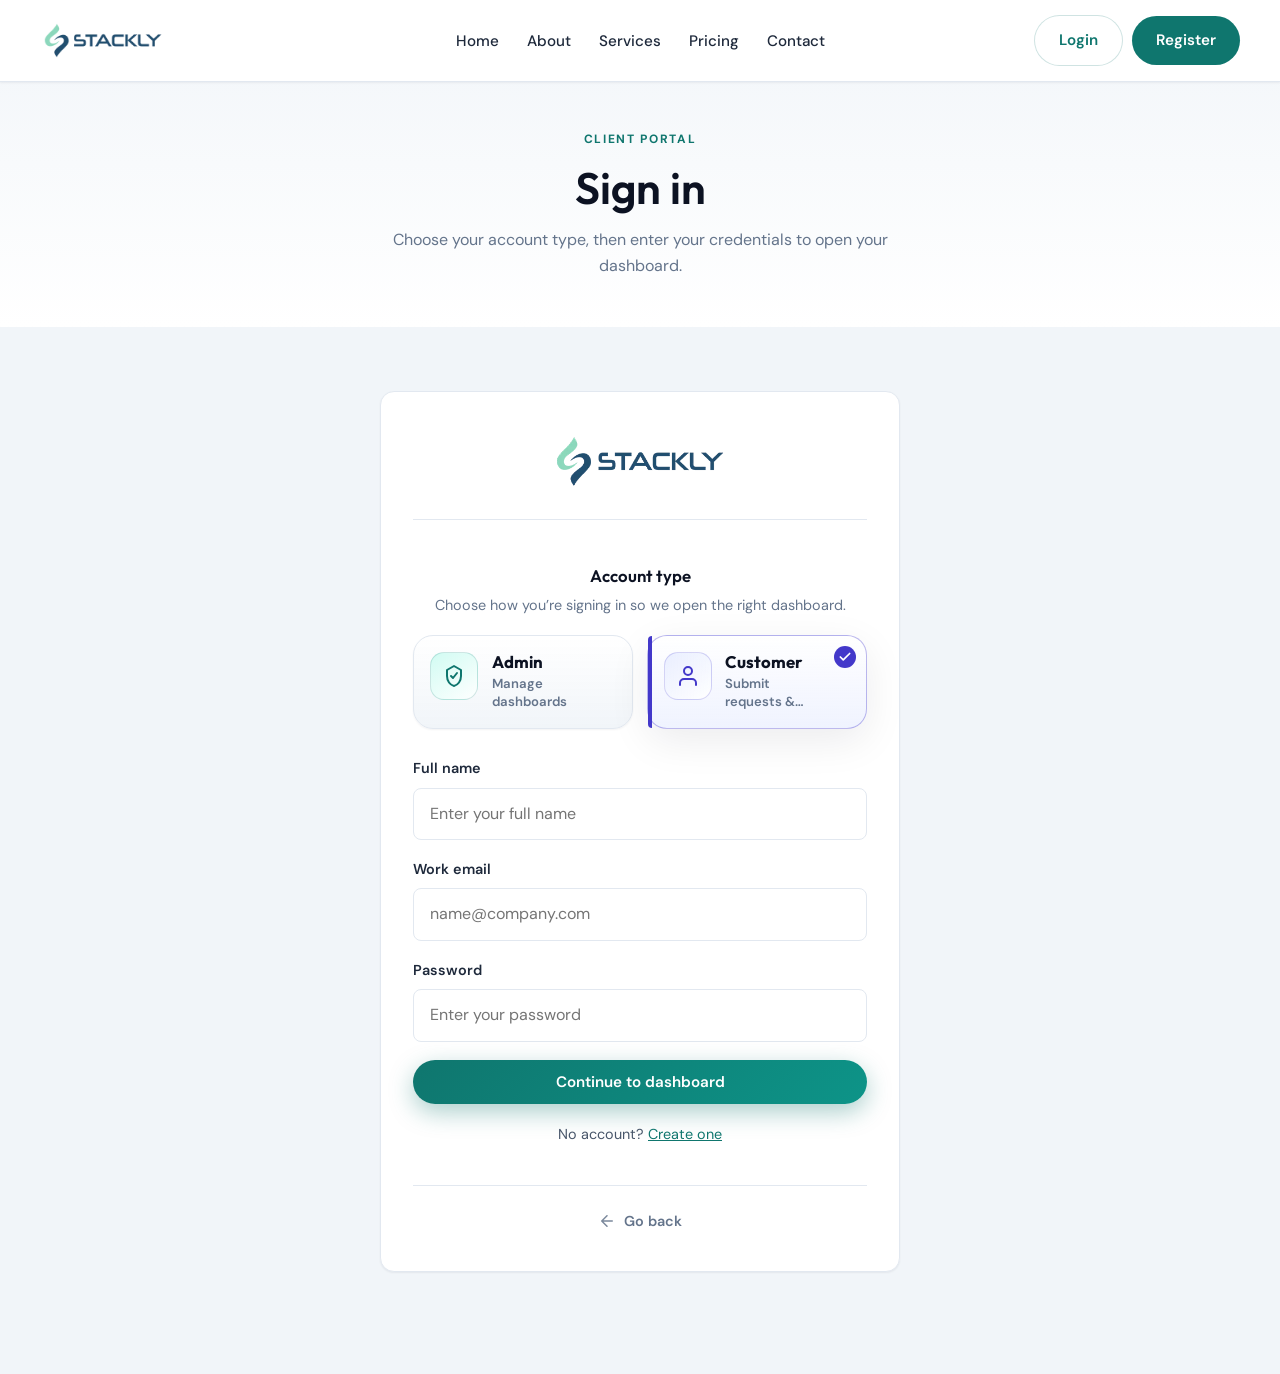
<file: login.html>
<!DOCTYPE html>
<html lang="en">
<head>
  <meta charset="UTF-8">
  <meta name="viewport" content="width=device-width, initial-scale=1.0">
  <title>Login — Stackly Group</title>
  <link rel="preconnect" href="https://fonts.googleapis.com">
  <link rel="preconnect" href="https://fonts.gstatic.com" crossorigin>
  <link href="https://fonts.googleapis.com/css2?family=DM+Sans:ital,opsz,wght@0,9..40,400;0,9..40,500;0,9..40,600;0,9..40,700&family=Outfit:wght@400;500;600;700&display=swap" rel="stylesheet">
  <link rel="stylesheet" href="css/style.css">
  <link rel="stylesheet" href="css/responsive.css">
  <link rel="stylesheet" href="https://cdn.jsdelivr.net/npm/aos@2.3.1/dist/aos.css">
</head>
<body class="page-inner">
  <header class="site-header" id="site-header" data-header>
    <div class="container site-header__inner">
      <a class="logo" href="index.html" aria-label="Stackly home">
        <img class="logo__img" src="images/stackly-logo.webp" alt="" width="160" height="40" decoding="async">
      </a>
      <button type="button" class="nav-toggle" id="nav-toggle" aria-expanded="false" aria-controls="nav-wrap" aria-label="Open menu">
        <span class="nav-toggle__bar"></span>
        <span class="nav-toggle__bar"></span>
        <span class="nav-toggle__bar"></span>
      </button>
      <div class="site-header__nav-wrap" id="nav-wrap">
        <div class="site-header__nav-inner">
          <nav class="site-header__nav" aria-label="Main navigation">
            <ul class="nav-list">
              <li><a class="nav-link" href="index.html" data-nav-file="index.html">Home</a></li>
              <li><a class="nav-link" href="about.html" data-nav-file="about.html">About</a></li>
              <li><a class="nav-link" href="services.html" data-nav-file="services.html">Services</a></li>
              <li><a class="nav-link" href="pricing.html" data-nav-file="pricing.html">Pricing</a></li>
              <li><a class="nav-link" href="contact.html" data-nav-file="contact.html">Contact</a></li>
            </ul>
          </nav>
          <div class="site-header__actions">
            <a class="btn btn--nav-login" href="login.html" data-nav-file="login.html">Login</a>
            <a class="btn btn--nav-register" href="register.html" data-nav-file="register.html">Register</a>
          </div>
        </div>
      </div>
    </div>
  </header>

  <main class="site-main">
    <header class="page-hero">
      <div class="container">
        <p class="section__kicker">Client portal</p>
        <h1>Sign in</h1>
        <p class="lead">Choose your account type, then enter your credentials to open your dashboard.</p>
      </div>
    </header>
    <section class="section section--muted" style="padding-top:5%">
      <div class="container login-form__container">
        <form id="login-form" class="form card-surface form--wide login-form" action="#" method="post" novalidate>
          <div class="register-form__logo">
            <img class="register-form__logo-img" src="images/stackly-logo.webp" alt="" width="160" height="40" decoding="async">
          </div>
          <div class="register-form__role-wrap">
            <fieldset class="role-fieldset register-form__role-fieldset">
              <legend class="register-form__role-legend">Account type</legend>
              <p class="register-form__role-hint">Choose how you’re signing in so we open the right dashboard.</p>
              <div class="register-form__role-grid" role="radiogroup" aria-label="Select account type">
                <label class="register-role-card">
                  <input class="register-role-card__input" type="radio" name="role" value="admin">
                  <span class="register-role-card__surface">
                    <span class="register-role-card__check" aria-hidden="true">
                      <svg viewBox="0 0 24 24" width="14" height="14" fill="none" stroke="currentColor" stroke-width="3" stroke-linecap="round" stroke-linejoin="round"><path d="M20 6L9 17l-5-5"></path></svg>
                    </span>
                    <span class="register-role-card__icon register-role-card__icon--admin" aria-hidden="true">
                      <svg viewBox="0 0 24 24" width="24" height="24" fill="none" stroke="currentColor" stroke-width="2" stroke-linecap="round" stroke-linejoin="round"><path d="M12 2l7 4v6c0 5-3 9-7 10-4-1-7-5-7-10V6l7-4z"></path><path d="M9 12l2 2 4-5"></path></svg>
                    </span>
                    <span class="register-role-card__copy">
                      <span class="register-role-card__title">Admin</span>
                      <span class="register-role-card__desc">Manage dashboards</span>
                    </span>
                  </span>
                </label>
                <label class="register-role-card">
                  <input class="register-role-card__input" type="radio" name="role" value="customer" checked>
                  <span class="register-role-card__surface">
                    <span class="register-role-card__check" aria-hidden="true">
                      <svg viewBox="0 0 24 24" width="14" height="14" fill="none" stroke="currentColor" stroke-width="3" stroke-linecap="round" stroke-linejoin="round"><path d="M20 6L9 17l-5-5"></path></svg>
                    </span>
                    <span class="register-role-card__icon register-role-card__icon--customer" aria-hidden="true">
                      <svg viewBox="0 0 24 24" width="24" height="24" fill="none" stroke="currentColor" stroke-width="2" stroke-linecap="round" stroke-linejoin="round"><path d="M20 21v-2a4 4 0 0 0-4-4H8a4 4 0 0 0-4 4v2"></path><circle cx="12" cy="7" r="4"></circle></svg>
                    </span>
                    <span class="register-role-card__copy">
                      <span class="register-role-card__title">Customer</span>
                      <span class="register-role-card__desc">Submit requests &amp; track delivery</span>
                    </span>
                  </span>
                </label>
              </div>
              <span class="field-error">Please select a role.</span>
            </fieldset>
          </div>
          <div class="form-field">
            <label for="login-name">Full name</label>
            <input id="login-name" name="name" type="text" autocomplete="name" placeholder="Enter your full name" required>
            <span class="field-error">Please enter your name.</span>
          </div>
          <div class="form-field">
            <label for="login-email">Work email</label>
            <input id="login-email" name="email" type="email" autocomplete="username" placeholder="name@company.com" required>
            <span class="field-error">Enter a valid email address.</span>
          </div>
          <div class="form-field">
            <label for="login-password">Password</label>
            <input id="login-password" name="password" type="password" autocomplete="current-password" placeholder="Enter your password" required minlength="8">
            <span class="field-error">Use at least 8 characters.</span>
          </div>
          <button type="submit" class="btn btn--primary" style="width:100%">Continue to dashboard</button>
          <p id="login-success" class="form-success" style="display:none;margin:0;text-align:center;color:var(--color-accent);font-weight:600" role="status" aria-live="polite">Login successful. Redirecting to your dashboard in 3 seconds...</p>
          <p style="text-align:center;margin:0;font-size:0.9rem">No account? <a href="register.html">Create one</a></p>
          <div class="auth-form__go-back">
            <button type="button" class="auth-form__go-back-btn" data-go-back aria-label="Go back to previous page">
              <svg class="auth-form__go-back-arrow" viewBox="0 0 24 24" width="18" height="18" fill="none" stroke="currentColor" stroke-width="2" stroke-linecap="round" stroke-linejoin="round" aria-hidden="true">
                <path d="M19 12H5M12 19l-7-7 7-7"></path>
              </svg>
              <span class="auth-form__go-back-label">Go back</span>
            </button>
          </div>
        </form>
      </div>
    </section>
  </main>

  <script src="https://cdn.jsdelivr.net/npm/aos@2.3.1/dist/aos.js"></script>
  <script src="js/main.js"></script>
</body>
</html>
</file>
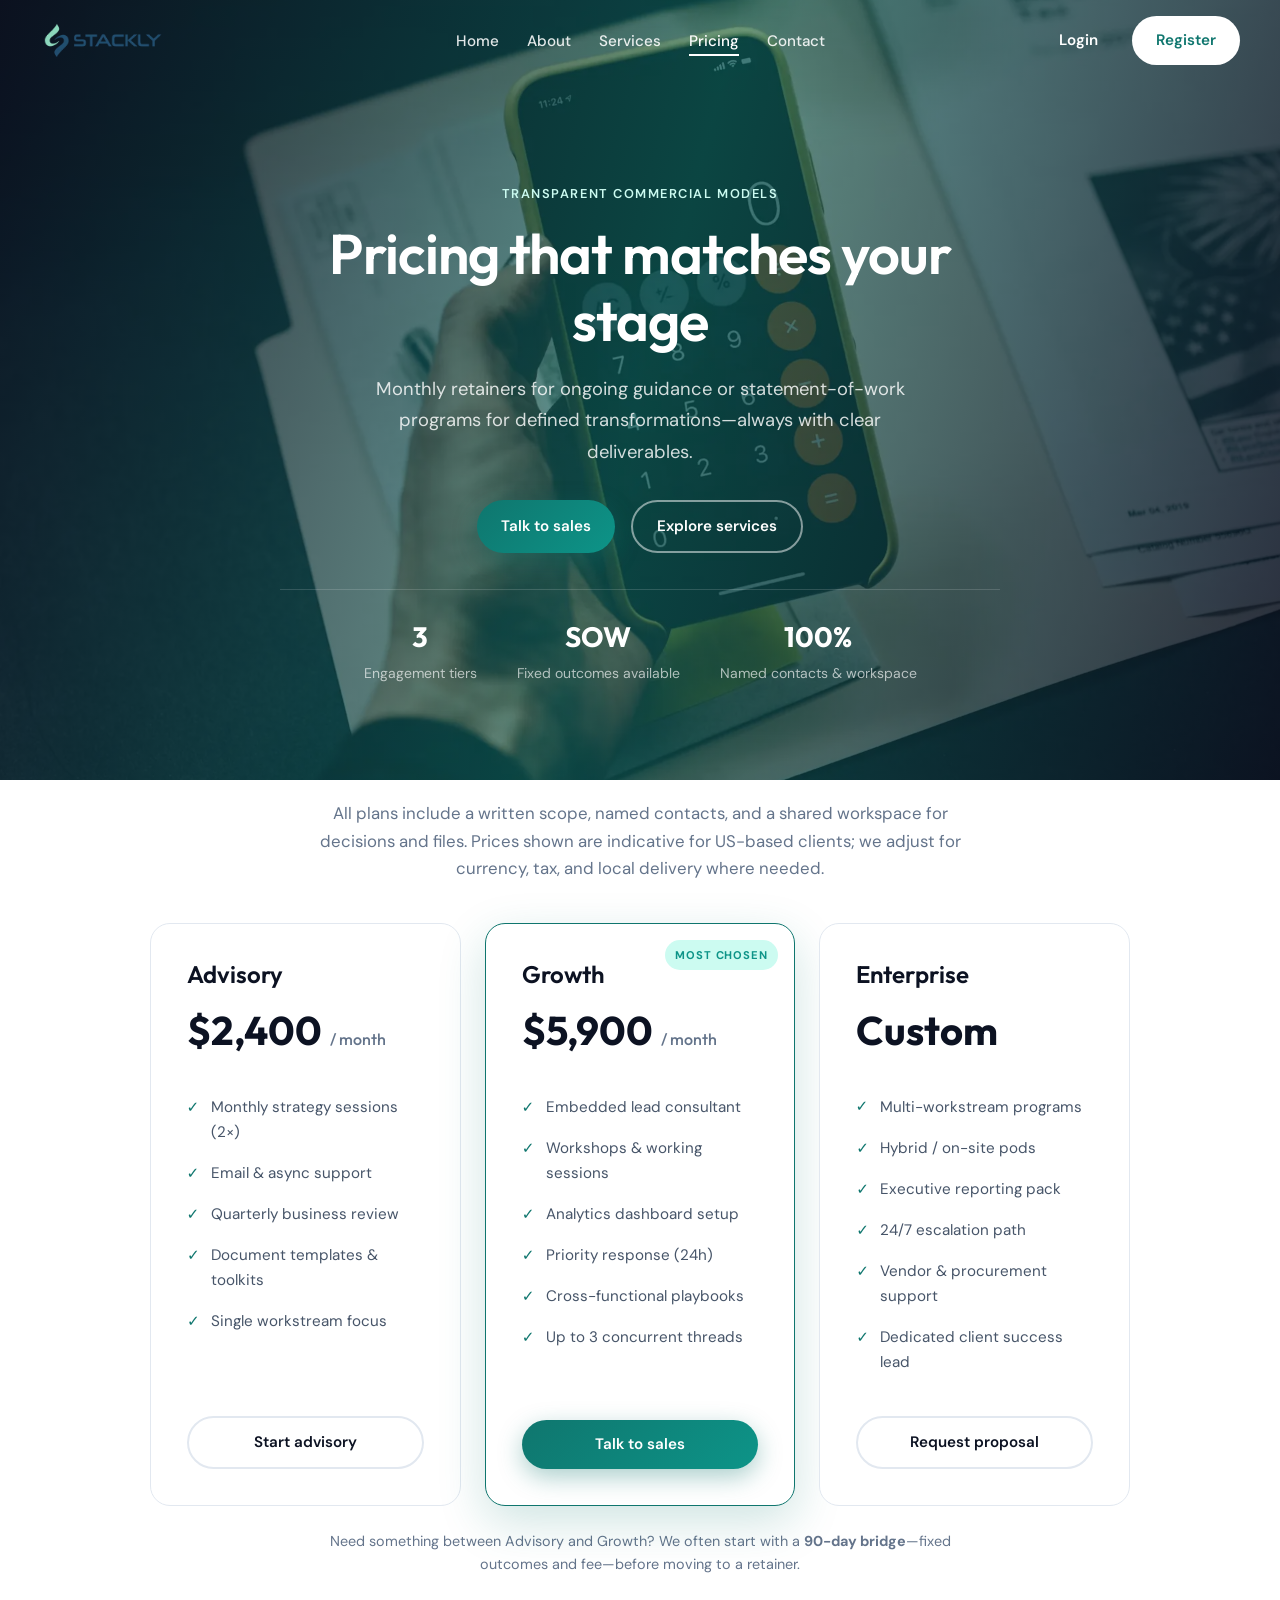
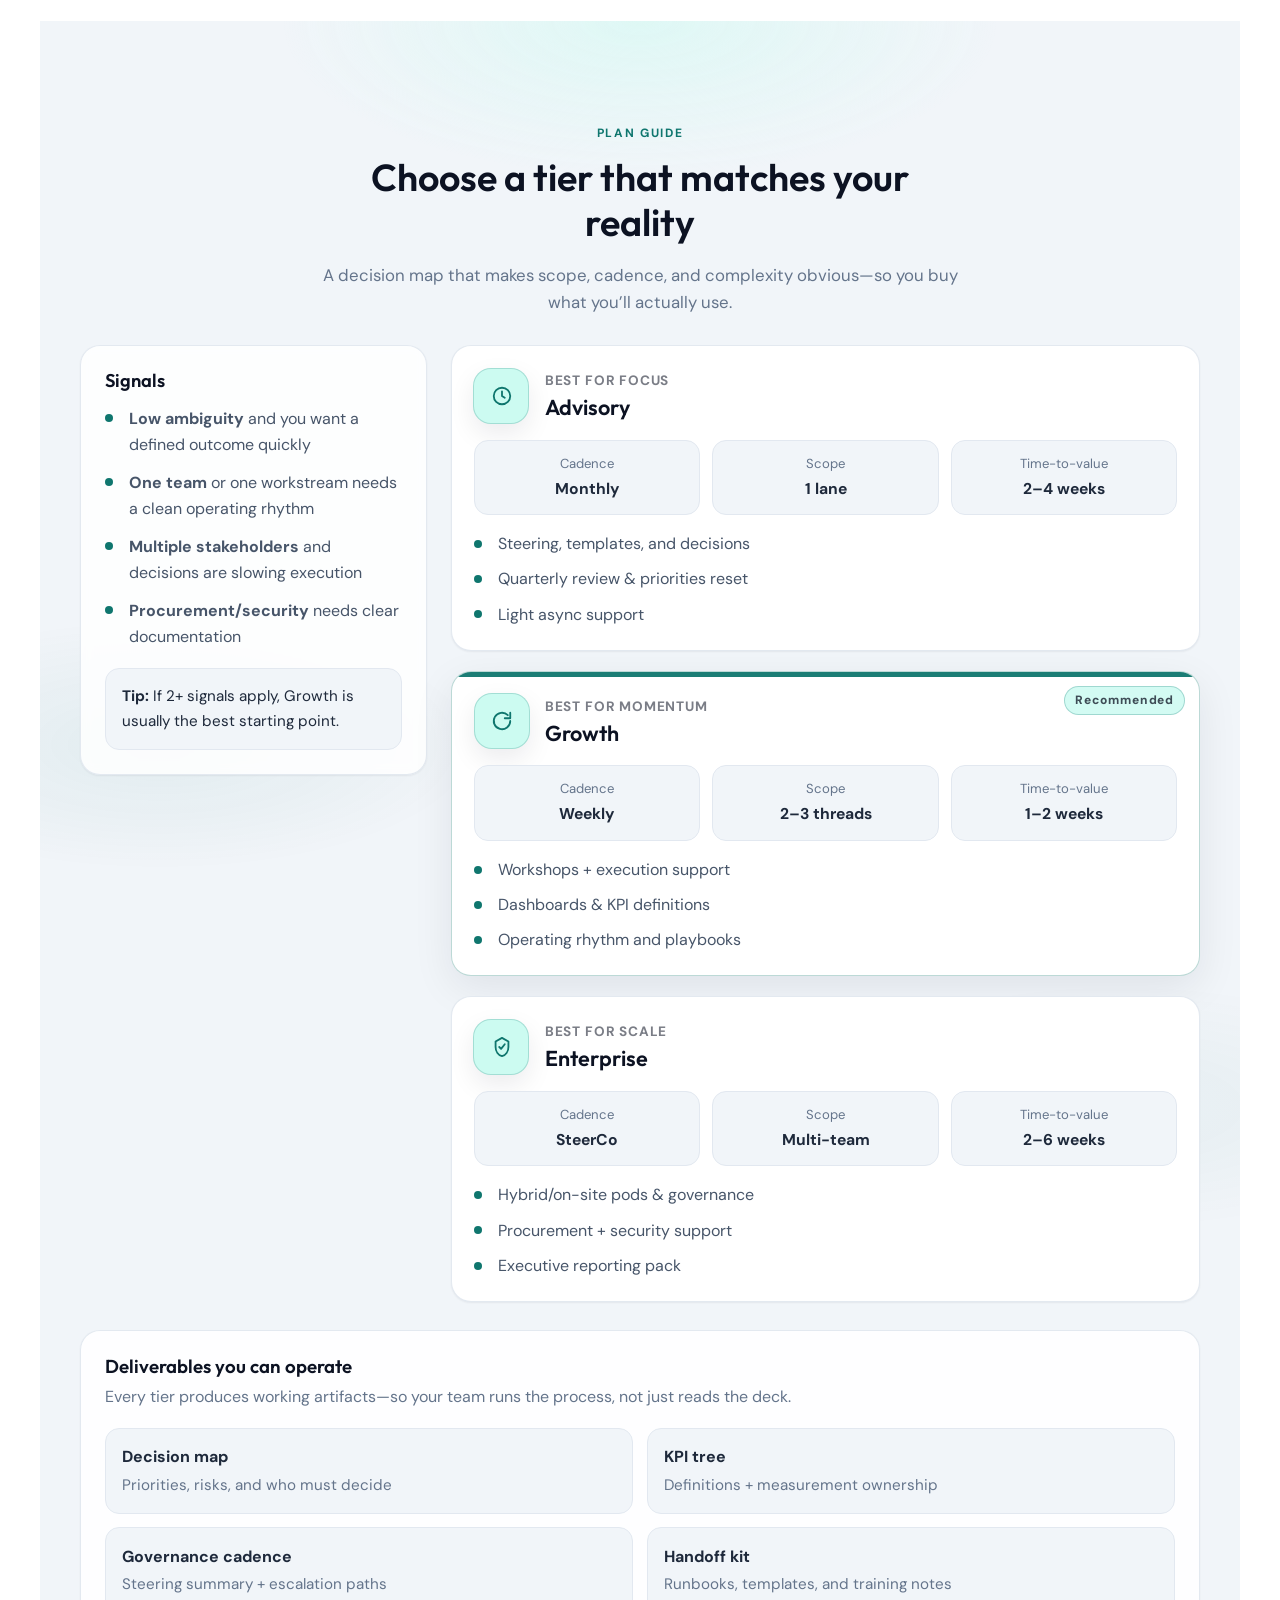
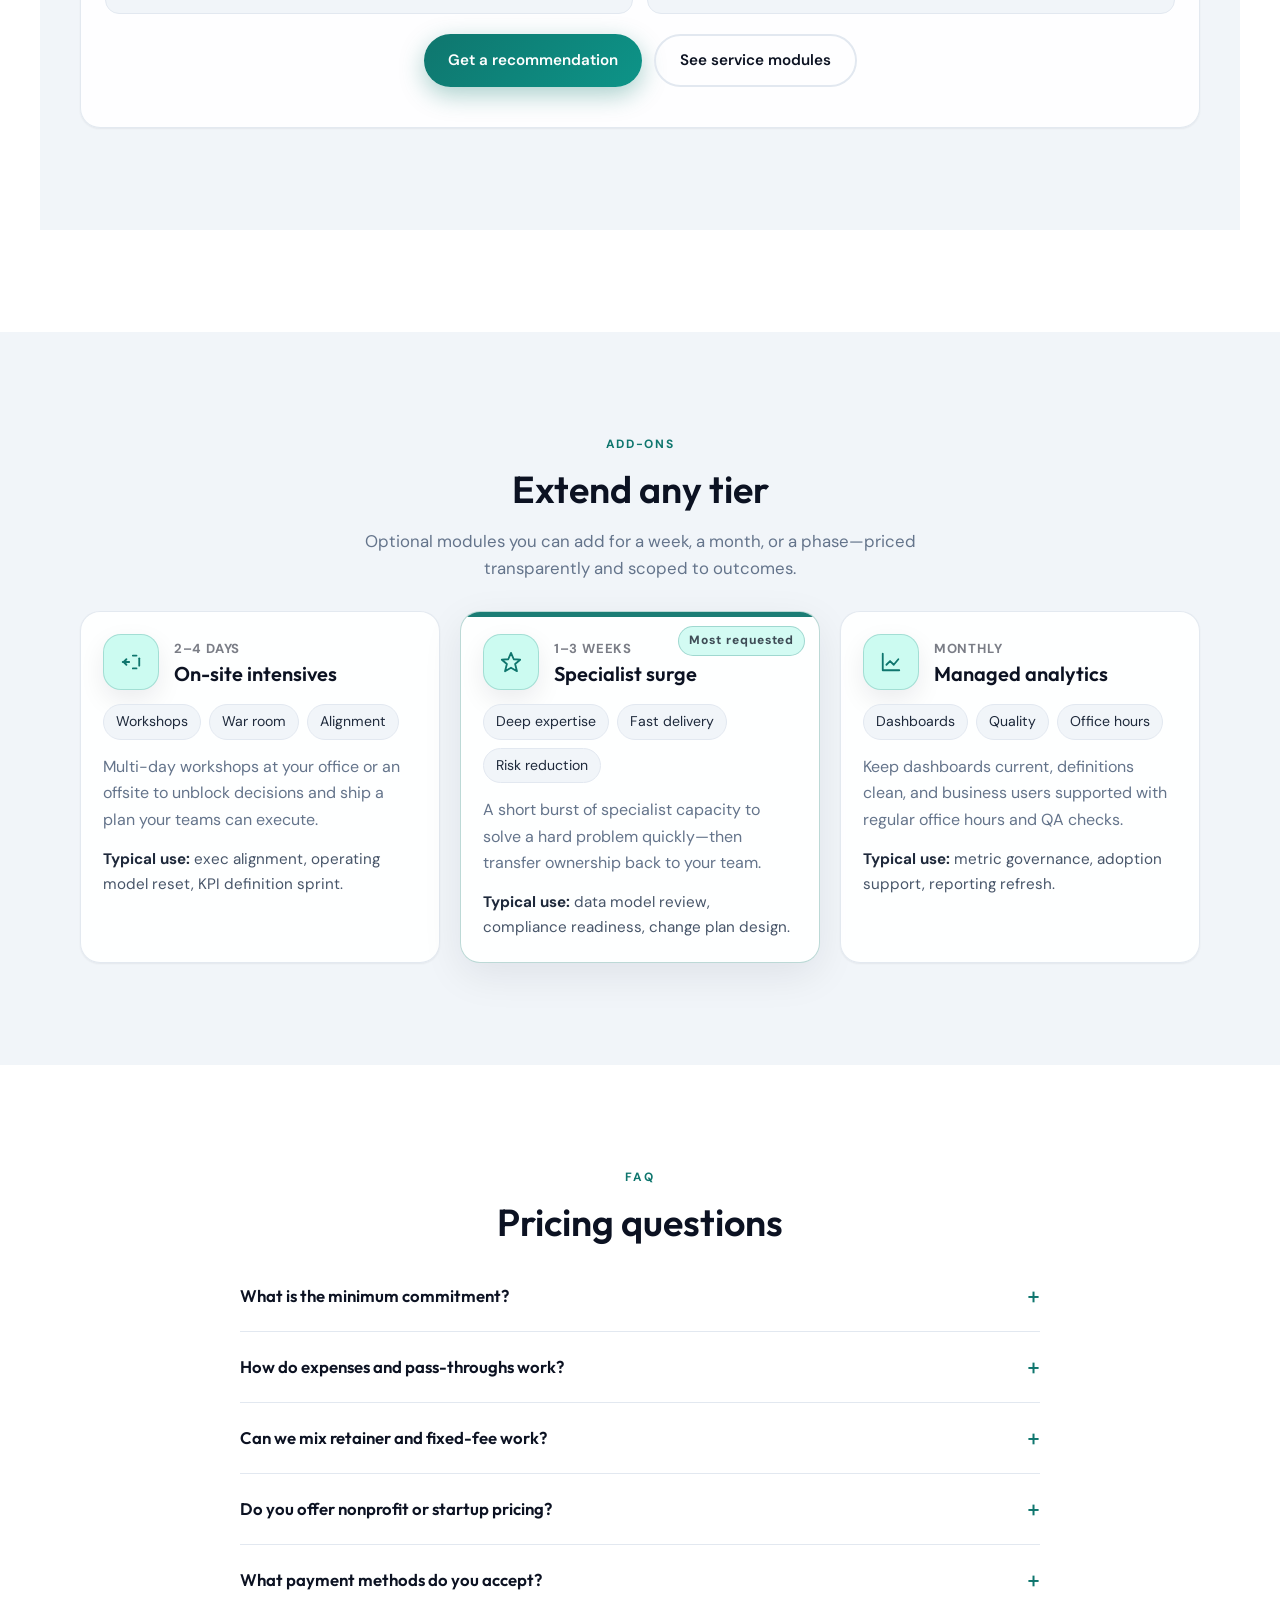
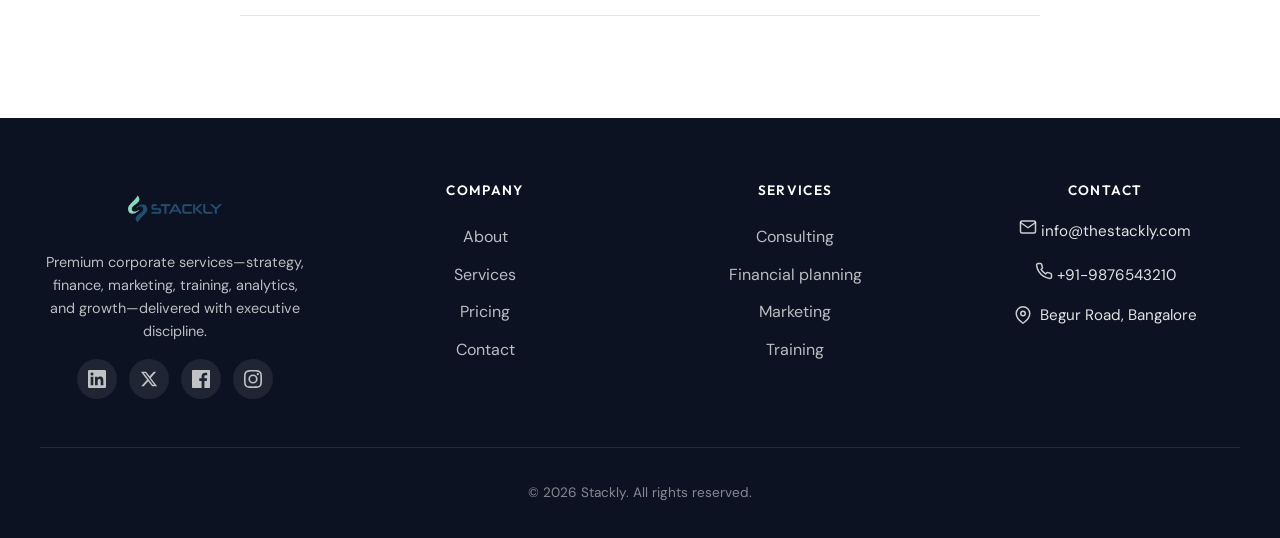
<file: pricing.html>
<!DOCTYPE html>
<html lang="en">
<head>
  <meta charset="UTF-8">
  <meta name="viewport" content="width=device-width, initial-scale=1.0">
  <meta name="description" content="Meridian Group pricing — Advisory, Growth, and Enterprise engagement models.">
  <title>Pricing — Stackly Group</title>
  <link rel="preconnect" href="https://fonts.googleapis.com">
  <link rel="preconnect" href="https://fonts.gstatic.com" crossorigin>
  <link href="https://fonts.googleapis.com/css2?family=DM+Sans:ital,opsz,wght@0,9..40,400;0,9..40,500;0,9..40,600;0,9..40,700&family=Outfit:wght@400;500;600;700&display=swap" rel="stylesheet">
  <link rel="stylesheet" href="css/style.css">
  <link rel="stylesheet" href="css/responsive.css">
  <link rel="stylesheet" href="https://cdn.jsdelivr.net/npm/aos@2.3.1/dist/aos.css">
</head>
<body class="page-inner page-hero-overlay">
  <header class="site-header" id="site-header" data-header>
    <div class="container site-header__inner">
      <a class="logo" href="index.html" aria-label="Home">
        <img class="logo__img" src="images/stackly-logo.webp" alt="" width="160" height="40" decoding="async">
      </a>
      <button type="button" class="nav-toggle" id="nav-toggle" aria-expanded="false" aria-controls="nav-wrap" aria-label="Open menu">
        <span class="nav-toggle__bar"></span>
        <span class="nav-toggle__bar"></span>
        <span class="nav-toggle__bar"></span>
      </button>
      <div class="site-header__nav-wrap" id="nav-wrap">
        <div class="site-header__nav-inner">
          <nav class="site-header__nav" aria-label="Main navigation">
            <ul class="nav-list">
              <li><a class="nav-link" href="index.html" data-nav-file="index.html">Home</a></li>
              <li><a class="nav-link" href="about.html" data-nav-file="about.html">About</a></li>
              <li><a class="nav-link" href="services.html" data-nav-file="services.html">Services</a></li>
              <li><a class="nav-link" href="pricing.html" data-nav-file="pricing.html">Pricing</a></li>
              <li><a class="nav-link" href="contact.html" data-nav-file="contact.html">Contact</a></li>
            </ul>
          </nav>
          <div class="site-header__actions">
            <a class="btn btn--nav-login" href="login.html" data-nav-file="login.html">Login</a>
            <a class="btn btn--nav-register" href="register.html" data-nav-file="register.html">Register</a>
          </div>
        </div>
      </div>
    </div>
  </header>

  <main class="site-main">
    <section class="hero-premium hero-premium--inner hero-premium--pricing" id="hero">
      <div class="container hero-premium__content">
        <span class="hero-premium__kicker">Transparent commercial models</span>
        <h1>Pricing that matches your stage</h1>
        <p class="lead">Monthly retainers for ongoing guidance or statement-of-work programs for defined transformations—always with clear deliverables.</p>
        <div class="hero-premium__actions">
          <a class="btn btn--primary" href="404.html">Talk to sales</a>
          <a class="btn btn--outline-light" href="404.html">Explore services</a>
        </div>
        <div class="hero-premium__stats-row">
          <div class="hero-stat">
            <strong>3</strong>
            <span>Engagement tiers</span>
          </div>
          <div class="hero-stat">
            <strong>SOW</strong>
            <span>Fixed outcomes available</span>
          </div>
          <div class="hero-stat">
            <strong>100%</strong>
            <span>Named contacts &amp; workspace</span>
          </div>
        </div>
      </div>
    </section>
    <section class="section" style="padding-top:0">
      <div class="container">
        <div style="max-width:720px; margin:0 auto 2.5rem; text-align:center">
          <p class="section__lead" style="margin:20px">All plans include a written scope, named contacts, and a shared workspace for decisions and files. Prices shown are indicative for US-based clients; we adjust for currency, tax, and local delivery where needed.</p>
        </div>
        <div class="pricing-grid">
          <article class="pricing-card">
            <h2>Advisory</h2>
            <p class="pricing-card__price">$2,400 <small>/ month</small></p>
            <ul>
              <li>Monthly strategy sessions (2×)</li>
              <li>Email &amp; async support</li>
              <li>Quarterly business review</li>
              <li>Document templates &amp; toolkits</li>
              <li>Single workstream focus</li>
            </ul>
            <a class="btn btn--outline-dark" href="404.html" style="width:100%">Start advisory</a>
          </article>
          <article class="pricing-card pricing-card--featured">
            <span class="pricing-card__badge">Most chosen</span>
            <h2>Growth</h2>
            <p class="pricing-card__price">$5,900 <small>/ month</small></p>
            <ul>
              <li>Embedded lead consultant</li>
              <li>Workshops &amp; working sessions</li>
              <li>Analytics dashboard setup</li>
              <li>Priority response (24h)</li>
              <li>Cross-functional playbooks</li>
              <li>Up to 3 concurrent threads</li>
            </ul>
            <a class="btn btn--primary" href="404.html" style="width:100%">Talk to sales</a>
          </article>
          <article class="pricing-card">
            <h2>Enterprise</h2>
            <p class="pricing-card__price">Custom</p>
            <ul>
              <li>Multi-workstream programs</li>
              <li>Hybrid / on-site pods</li>
              <li>Executive reporting pack</li>
              <li>24/7 escalation path</li>
              <li>Vendor &amp; procurement support</li>
              <li>Dedicated client success lead</li>
            </ul>
            <a class="btn btn--outline-dark" href="404.html" style="width:100%">Request proposal</a>
          </article>
        </div>
        <p style="text-align:center; margin:1.5rem auto 0; font-size:0.9rem; color:var(--color-muted); max-width:640px">Need something between Advisory and Growth? We often start with a <strong>90-day bridge</strong>—fixed outcomes and fee—before moving to a retainer.</p>

        <section class="section section--muted pricing-guide" id="pricing-guide">
          <div class="container">
            <header class="section__head section__head--center">
              <p class="section__kicker">Plan guide</p>
              <h2 class="section__title">Choose a tier that matches your reality</h2>
              <p class="section__lead">A decision map that makes scope, cadence, and complexity obvious—so you buy what you’ll actually use.</p>
            </header>

            <div class="pricing-guide__frame">
              <div class="pricing-guide__signals" aria-label="Signals">
                <h3 class="pricing-guide__signals-title">Signals</h3>
                <ul class="pricing-guide__signals-list">
                  <li><strong>Low ambiguity</strong> and you want a defined outcome quickly</li>
                  <li><strong>One team</strong> or one workstream needs a clean operating rhythm</li>
                  <li><strong>Multiple stakeholders</strong> and decisions are slowing execution</li>
                  <li><strong>Procurement/security</strong> needs clear documentation</li>
                </ul>
                <div class="pricing-guide__note">
                  <strong>Tip:</strong> If 2+ signals apply, Growth is usually the best starting point.
                </div>
              </div>

              <div class="pricing-guide__map" aria-label="Tier map">
                <article class="pricing-tier pricing-tier--advisory">
                  <header class="pricing-tier__head">
                    <div class="pricing-tier__icon" aria-hidden="true">
                      <svg viewBox="0 0 24 24" width="22" height="22" fill="none" stroke="currentColor" stroke-width="2" stroke-linecap="round" stroke-linejoin="round" aria-hidden="true">
                        <circle cx="12" cy="12" r="9"></circle>
                        <path d="M12 7v5l3 2"></path>
                      </svg>
                    </div>
                    <div>
                      <p class="pricing-tier__kicker">Best for focus</p>
                      <h3 class="pricing-tier__title">Advisory</h3>
                    </div>
                  </header>
                  <div class="pricing-tier__meta">
                    <div class="pricing-tier__meta-item"><span>Cadence</span><strong>Monthly</strong></div>
                    <div class="pricing-tier__meta-item"><span>Scope</span><strong>1 lane</strong></div>
                    <div class="pricing-tier__meta-item"><span>Time-to-value</span><strong>2–4 weeks</strong></div>
                  </div>
                  <ul class="pricing-tier__bullets">
                    <li>Steering, templates, and decisions</li>
                    <li>Quarterly review &amp; priorities reset</li>
                    <li>Light async support</li>
                  </ul>
                </article>

                <article class="pricing-tier pricing-tier--growth" aria-label="Recommended tier">
                  <div class="pricing-tier__ribbon">Recommended</div>
                  <header class="pricing-tier__head">
                    <div class="pricing-tier__icon" aria-hidden="true">
                      <svg viewBox="0 0 24 24" width="22" height="22" fill="none" stroke="currentColor" stroke-width="2" stroke-linecap="round" stroke-linejoin="round" aria-hidden="true">
                        <path d="M21 12a9 9 0 1 1-2.64-6.36"></path>
                        <path d="M21 3v6h-6"></path>
                      </svg>
                    </div>
                    <div>
                      <p class="pricing-tier__kicker">Best for momentum</p>
                      <h3 class="pricing-tier__title">Growth</h3>
                    </div>
                  </header>
                  <div class="pricing-tier__meta">
                    <div class="pricing-tier__meta-item"><span>Cadence</span><strong>Weekly</strong></div>
                    <div class="pricing-tier__meta-item"><span>Scope</span><strong>2–3 threads</strong></div>
                    <div class="pricing-tier__meta-item"><span>Time-to-value</span><strong>1–2 weeks</strong></div>
                  </div>
                  <ul class="pricing-tier__bullets">
                    <li>Workshops + execution support</li>
                    <li>Dashboards &amp; KPI definitions</li>
                    <li>Operating rhythm and playbooks</li>
                  </ul>
                </article>

                <article class="pricing-tier pricing-tier--enterprise">
                  <header class="pricing-tier__head">
                    <div class="pricing-tier__icon" aria-hidden="true">
                      <svg viewBox="0 0 24 24" width="22" height="22" fill="none" stroke="currentColor" stroke-width="2" stroke-linecap="round" stroke-linejoin="round" aria-hidden="true">
                        <path d="M12 2l7 4v6c0 5-3 9-7 10-4-1-7-5-7-10V6l7-4z"></path>
                        <path d="M9 12l2 2 4-5"></path>
                      </svg>
                    </div>
                    <div>
                      <p class="pricing-tier__kicker">Best for scale</p>
                      <h3 class="pricing-tier__title">Enterprise</h3>
                    </div>
                  </header>
                  <div class="pricing-tier__meta">
                    <div class="pricing-tier__meta-item"><span>Cadence</span><strong>SteerCo</strong></div>
                    <div class="pricing-tier__meta-item"><span>Scope</span><strong>Multi-team</strong></div>
                    <div class="pricing-tier__meta-item"><span>Time-to-value</span><strong>2–6 weeks</strong></div>
                  </div>
                  <ul class="pricing-tier__bullets">
                    <li>Hybrid/on-site pods &amp; governance</li>
                    <li>Procurement + security support</li>
                    <li>Executive reporting pack</li>
                  </ul>
                </article>
              </div>
            </div>

            <article class="pricing-guide__deliverables">
              <header class="pricing-guide__deliverables-head">
                <h3>Deliverables you can operate</h3>
                <p>Every tier produces working artifacts—so your team runs the process, not just reads the deck.</p>
              </header>
              <div class="pricing-guide__deliverables-grid">
                <div class="pricing-guide__deliverable">
                  <strong>Decision map</strong>
                  <span>Priorities, risks, and who must decide</span>
                </div>
                <div class="pricing-guide__deliverable">
                  <strong>KPI tree</strong>
                  <span>Definitions + measurement ownership</span>
                </div>
                <div class="pricing-guide__deliverable">
                  <strong>Governance cadence</strong>
                  <span>Steering summary + escalation paths</span>
                </div>
                <div class="pricing-guide__deliverable">
                  <strong>Handoff kit</strong>
                  <span>Runbooks, templates, and training notes</span>
                </div>
              </div>
              <p class="pricing-guide__actions">
                <a class="btn btn--primary" href="404.html">Get a recommendation</a>
                <a class="btn btn--outline-dark" href="404.html">See service modules</a>
              </p>
            </article>
          </div>
        </section>
      </div>
    </section>

    <section class="section section--muted pricing-addons" id="addons">
      <div class="container">
        <header class="section__head section__head--center">
          <p class="section__kicker">Add-ons</p>
          <h2 class="section__title">Extend any tier</h2>
          <p class="section__lead">Optional modules you can add for a week, a month, or a phase—priced transparently and scoped to outcomes.</p>
        </header>
        <div class="pricing-addons__grid">
          <article class="pricing-addon">
            <div class="pricing-addon__head">
              <div class="pricing-addon__icon" aria-hidden="true">
                <svg viewBox="0 0 24 24" width="22" height="22" fill="none" stroke="currentColor" stroke-width="2" stroke-linecap="round" stroke-linejoin="round" aria-hidden="true">
                  <path d="M21 16V8"></path>
                  <path d="M18 19h-4"></path>
                  <path d="M18 5h-4"></path>
                  <path d="M10 12H3"></path>
                  <path d="M7 9l-3 3 3 3"></path>
                </svg>
              </div>
              <div>
                <p class="pricing-addon__kicker">2–4 days</p>
                <h3 class="pricing-addon__title">On-site intensives</h3>
              </div>
            </div>
            <div class="pricing-addon__tags" aria-label="Tags">
              <span class="pricing-addon__tag">Workshops</span>
              <span class="pricing-addon__tag">War room</span>
              <span class="pricing-addon__tag">Alignment</span>
            </div>
            <p class="pricing-addon__desc">Multi-day workshops at your office or an offsite to unblock decisions and ship a plan your teams can execute.</p>
            <p class="pricing-addon__meta"><strong>Typical use:</strong> exec alignment, operating model reset, KPI definition sprint.</p>
          </article>

          <article class="pricing-addon pricing-addon--featured" aria-label="Featured add-on">
            <div class="pricing-addon__ribbon">Most requested</div>
            <div class="pricing-addon__head">
              <div class="pricing-addon__icon" aria-hidden="true">
                <svg viewBox="0 0 24 24" width="22" height="22" fill="none" stroke="currentColor" stroke-width="2" stroke-linecap="round" stroke-linejoin="round" aria-hidden="true">
                  <path d="M12 2l3 7 7 .5-5.5 4.6L18.5 22 12 18.2 5.5 22l2-7.9L2 9.5 9 9l3-7z"></path>
                </svg>
              </div>
              <div>
                <p class="pricing-addon__kicker">1–3 weeks</p>
                <h3 class="pricing-addon__title">Specialist surge</h3>
              </div>
            </div>
            <div class="pricing-addon__tags" aria-label="Tags">
              <span class="pricing-addon__tag">Deep expertise</span>
              <span class="pricing-addon__tag">Fast delivery</span>
              <span class="pricing-addon__tag">Risk reduction</span>
            </div>
            <p class="pricing-addon__desc">A short burst of specialist capacity to solve a hard problem quickly—then transfer ownership back to your team.</p>
            <p class="pricing-addon__meta"><strong>Typical use:</strong> data model review, compliance readiness, change plan design.</p>
          </article>

          <article class="pricing-addon">
            <div class="pricing-addon__head">
              <div class="pricing-addon__icon" aria-hidden="true">
                <svg viewBox="0 0 24 24" width="22" height="22" fill="none" stroke="currentColor" stroke-width="2" stroke-linecap="round" stroke-linejoin="round" aria-hidden="true">
                  <path d="M3 3v18h18"></path>
                  <path d="M7 15l4-4 4 4 5-6"></path>
                </svg>
              </div>
              <div>
                <p class="pricing-addon__kicker">Monthly</p>
                <h3 class="pricing-addon__title">Managed analytics</h3>
              </div>
            </div>
            <div class="pricing-addon__tags" aria-label="Tags">
              <span class="pricing-addon__tag">Dashboards</span>
              <span class="pricing-addon__tag">Quality</span>
              <span class="pricing-addon__tag">Office hours</span>
            </div>
            <p class="pricing-addon__desc">Keep dashboards current, definitions clean, and business users supported with regular office hours and QA checks.</p>
            <p class="pricing-addon__meta"><strong>Typical use:</strong> metric governance, adoption support, reporting refresh.</p>
          </article>
        </div>
      </div>
    </section>

    <section class="section">
      <div class="container">
        

        <header class="section__head section__head--center" style="margin-bottom:1rem">
          <p class="section__kicker">FAQ</p>
          <h2 class="section__title">Pricing questions</h2>
        </header>
        <div class="faq-list" data-faq>
          <div class="faq-item">
            <button type="button" class="faq-item__trigger" aria-expanded="false" data-faq-trigger>What is the minimum commitment?</button>
            <div class="faq-item__panel" data-faq-panel>
              <div class="faq-item__panel-inner">Advisory and Growth plans bill monthly with a 90-day initial term. After that, either party can exit with 30 days’ notice. Enterprise SOWs are milestone-based with explicit exit checkpoints.</div>
            </div>
          </div>
          <div class="faq-item">
            <button type="button" class="faq-item__trigger" aria-expanded="false" data-faq-trigger>How do expenses and pass-throughs work?</button>
            <div class="faq-item__panel" data-faq-panel>
              <div class="faq-item__panel-inner">Travel, venue, and third-party licenses (e.g. survey tools, data vendors) pass through at cost with pre-approval and caps where you need them. No hidden markup on standard items.</div>
            </div>
          </div>
          <div class="faq-item">
            <button type="button" class="faq-item__trigger" aria-expanded="false" data-faq-trigger>Can we mix retainer and fixed-fee work?</button>
            <div class="faq-item__panel" data-faq-panel>
              <div class="faq-item__panel-inner">Yes. Many clients keep a small Advisory retainer for steering while larger deliverables sit on a fixed SOW. We invoice each stream separately so finance can track cleanly.</div>
            </div>
          </div>
          <div class="faq-item">
            <button type="button" class="faq-item__trigger" aria-expanded="false" data-faq-trigger>Do you offer nonprofit or startup pricing?</button>
            <div class="faq-item__panel" data-faq-panel>
              <div class="faq-item__panel-inner">We maintain a limited number of impact slots each quarter with adjusted rates. Ask in your first call—we’ll tell you honestly if we have capacity.</div>
            </div>
          </div>
          <div class="faq-item">
            <button type="button" class="faq-item__trigger" aria-expanded="false" data-faq-trigger>What payment methods do you accept?</button>
            <div class="faq-item__panel" data-faq-panel>
              <div class="faq-item__panel-inner">ACH, wire, and major cards for smaller invoices. Enterprise clients often use procurement portals—we align with your AP process.</div>
            </div>
          </div>
        </div>
      </div>
    </section>
  </main>

  <footer class="footer-premium" id="site-footer">
    <div class="container footer-premium__grid">
      <div class="footer-brand">
        <a class="logo" href="index.html" aria-label="Home">
          <img class="logo__img" src="images/stackly-logo.webp" alt="" width="160" height="40" decoding="async">
        </a>
        <p>Premium corporate services—strategy, finance, marketing, training, analytics, and growth—delivered with executive discipline.</p>
        <div class="footer-social">
          <a href="404.html" aria-label="LinkedIn"><svg viewBox="0 0 24 24" aria-hidden="true"><path d="M20.447 20.452h-3.554v-5.569c0-1.328-.027-3.037-1.852-3.037-1.853 0-2.136 1.445-2.136 2.939v5.667H9.351V9h3.414v1.561h.046c.477-.9 1.637-1.85 3.37-1.85 3.601 0 4.267 2.37 4.267 5.455v6.286zM5.337 7.433c-1.144 0-2.063-.926-2.063-2.065 0-1.138.92-2.063 2.063-2.063 1.14 0 2.064.925 2.064 2.063 0 1.139-.925 2.065-2.064 2.065zm1.782 13.019H3.555V9h3.564v11.452zM22.225 0H1.771C.792 0 0 .774 0 1.729v20.542C0 23.227.792 24 1.771 24h20.451C23.2 24 24 23.227 24 22.271V1.729C24 .774 23.2 0 22.222 0h.003z"/></svg></a>
          <a href="404.html" aria-label="Twitter"><svg viewBox="0 0 24 24" aria-hidden="true"><path d="M18.244 2.25h3.308l-7.227 8.26 8.502 11.24H16.17l-5.214-6.817L4.99 21.75H1.68l7.73-8.835L1.254 2.25H8.08l4.713 6.231zm-1.161 17.52h1.833L7.084 4.126H5.117z"/></svg></a>
          <a href="404.html" aria-label="Facebook"><svg viewBox="0 0 24 24" aria-hidden="true"><path d="M22.675 0H1.325C.593 0 0 .593 0 1.325v21.351C0 23.407.593 24 1.325 24H12.82v-9.294H9.692v-3.622h3.128V8.413c0-3.1 1.893-4.788 4.659-4.788 1.325 0 2.463.099 2.795.143v3.24l-1.918.001c-1.504 0-1.795.715-1.795 1.763v2.313h3.587l-.467 3.622h-3.12V24h6.116c.73 0 1.323-.593 1.323-1.325V1.325C24 .593 23.407 0 22.675 0z"/></svg></a>
          <a href="404.html" aria-label="Instagram"><svg viewBox="0 0 24 24" aria-hidden="true"><path d="M12 2.163c3.204 0 3.584.012 4.85.07 3.252.148 4.771 1.691 4.919 4.919.058 1.265.069 1.645.069 4.849 0 3.205-.012 3.584-.069 4.849-.149 3.225-1.664 4.771-4.919 4.919-1.266.058-1.644.07-4.85.07-3.204 0-3.584-.012-4.849-.07-3.26-.149-4.771-1.699-4.919-4.92-.058-1.265-.07-1.644-.07-4.849 0-3.204.013-3.583.07-4.849.149-3.227 1.664-4.771 4.919-4.919 1.266-.057 1.645-.069 4.849-.069zM12 0C8.741 0 8.333.014 7.053.072 2.695.272.273 2.69.073 7.052.014 8.333 0 8.741 0 12c0 3.259.014 3.668.072 4.948.2 4.358 2.618 6.78 6.98 6.98 1.281.058 1.689.072 4.948.072 3.259 0 3.668-.014 4.948-.072 4.354-.2 6.782-2.618 6.979-6.98.059-1.28.073-1.689.073-4.948 0-3.259-.014-3.667-.072-4.947-.196-4.354-2.617-6.78-6.979-6.98C15.668.014 15.259 0 12 0zm0 5.838a6.162 6.162 0 100 12.324 6.162 6.162 0 000-12.324zM12 16a4 4 0 110-8 4 4 0 010 8zm6.406-11.845a1.44 1.44 0 110 2.881 1.44 1.44 0 010-2.881z"/></svg></a>
        </div>
      </div>
      <div>
        <h4>Company</h4>
        <ul>
          <li><a href="about.html">About</a></li>
          <li><a href="services.html">Services</a></li>
          <li><a href="pricing.html">Pricing</a></li>
          <li><a href="contact.html">Contact</a></li>
        </ul>
      </div>
      <div>
        <h4>Services</h4>
        <ul>
          <li><a href="404.html">Consulting</a></li>
          <li><a href="404.html">Financial planning</a></li>
          <li><a href="404.html">Marketing</a></li>
          <li><a href="404.html">Training</a></li>
        </ul>
      </div>
      <div class="footer-contact">
        <h4>Contact</h4>
        <address class="footer-contact__addr">
          <p class="footer-contact__row footer-contact__row--email">
            <a href="mailto:info@thestackly.com" class="footer-contact__email">
              <svg class="footer-contact__icon" width="18" height="18" viewBox="0 0 24 24" fill="none" stroke="currentColor" stroke-width="2" stroke-linecap="round" stroke-linejoin="round" aria-hidden="true"><path d="M4 4h16c1.1 0 2 .9 2 2v12c0 1.1-.9 2-2 2H4c-1.1 0-2-.9-2-2V6c0-1.1.9-2 2-2z"/><path d="m22 6-10 7L2 6"/></svg>
              info@thestackly.com
            </a>
          </p>
          <p class="footer-contact__row footer-contact__row--phone">
            <a href="tel:+919876543210" class="footer-contact__email">
              <svg class="footer-contact__icon" width="18" height="18" viewBox="0 0 24 24" fill="none" stroke="currentColor" stroke-width="2" stroke-linecap="round" stroke-linejoin="round" aria-hidden="true"><path d="M22 16.92v3a2 2 0 0 1-2.18 2 19.79 19.79 0 0 1-8.63-3.07 19.5 19.5 0 0 1-6-6 19.79 19.79 0 0 1-3.07-8.67A2 2 0 0 1 4.11 2h3a2 2 0 0 1 2 1.72 12.84 12.84 0 0 0 .7 2.81 2 2 0 0 1-.45 2.11L8.09 9.91a16 16 0 0 0 6 6l1.27-1.27a2 2 0 0 1 2.11-.45 12.84 12.84 0 0 0 2.81.7A2 2 0 0 1 22 16.92z"/></svg>
              +91-9876543210
            </a>
          </p>
          <p class="footer-contact__row footer-contact__row--location">
            <span class="footer-contact__loc">
              <svg class="footer-contact__icon" width="18" height="18" viewBox="0 0 24 24" fill="none" stroke="currentColor" stroke-width="2" stroke-linecap="round" stroke-linejoin="round" aria-hidden="true"><path d="M21 10c0 7-9 13-9 13s-9-6-9-13a9 9 0 0 1 18 0z"/><circle cx="12" cy="10" r="3"/></svg>
              <span class="footer-contact__loc-text">Begur Road, Bangalore</span>
            </span>
          </p>
        </address>
      </div>
    </div>
    <div class="footer-bar">
      <div class="container">
        <p>&copy; <span data-year></span> Stackly. All rights reserved.</p>
      </div>
    </div>
  </footer>
  <script src="https://cdn.jsdelivr.net/npm/aos@2.3.1/dist/aos.js"></script>
  <script src="js/main.js"></script>
</body>
</html>
</file>
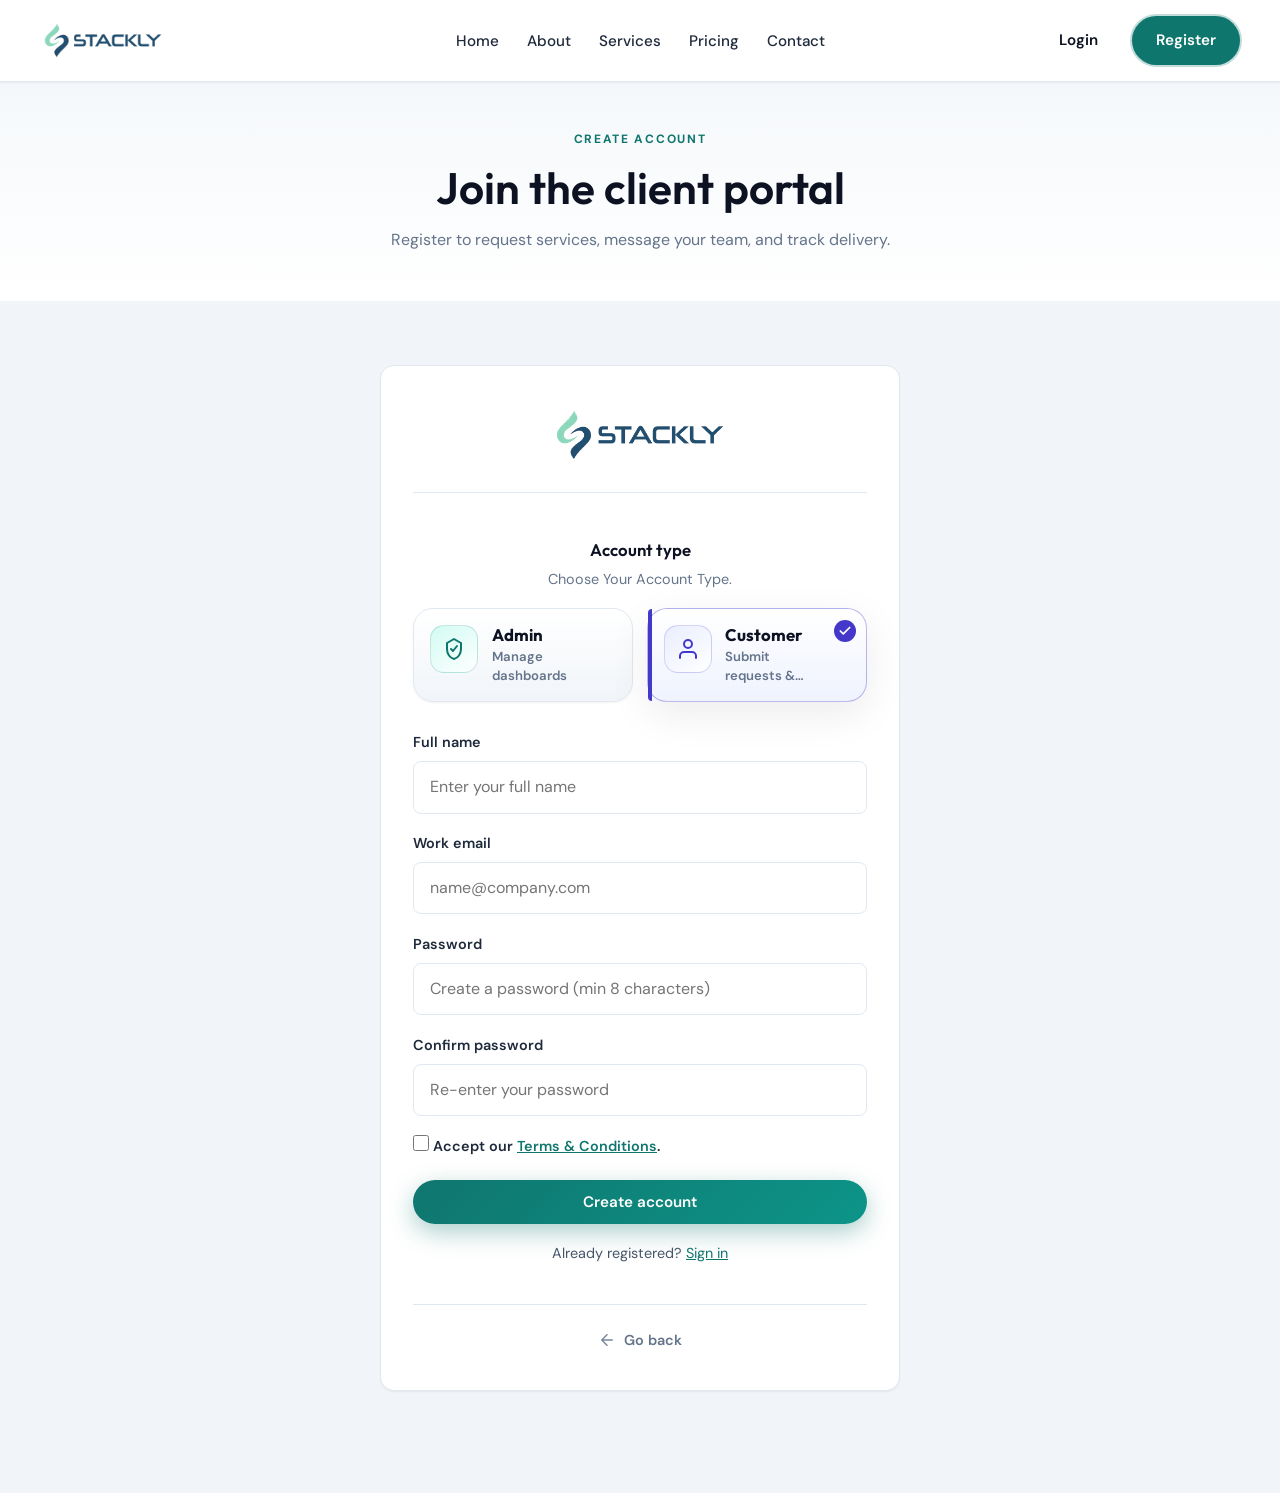
<file: register.html>
<!DOCTYPE html>
<html lang="en">
<head>
  <meta charset="UTF-8">
  <meta name="viewport" content="width=device-width, initial-scale=1.0">
  <title>Register — Stackly Group</title>
  <link rel="preconnect" href="https://fonts.googleapis.com">
  <link rel="preconnect" href="https://fonts.gstatic.com" crossorigin>
  <link href="https://fonts.googleapis.com/css2?family=DM+Sans:ital,opsz,wght@0,9..40,400;0,9..40,500;0,9..40,600;0,9..40,700&family=Outfit:wght@400;500;600;700&display=swap" rel="stylesheet">
  <link rel="stylesheet" href="css/style.css">
  <link rel="stylesheet" href="css/responsive.css">
  <link rel="stylesheet" href="https://cdn.jsdelivr.net/npm/aos@2.3.1/dist/aos.css">
</head>
<body class="page-inner">
  <header class="site-header" id="site-header" data-header>
    <div class="container site-header__inner">
      <a class="logo" href="index.html" aria-label="Stackly home">
        <img class="logo__img" src="images/stackly-logo.webp" alt="" width="160" height="40" decoding="async">
      </a>
      <button type="button" class="nav-toggle" id="nav-toggle" aria-expanded="false" aria-controls="nav-wrap" aria-label="Open menu">
        <span class="nav-toggle__bar"></span>
        <span class="nav-toggle__bar"></span>
        <span class="nav-toggle__bar"></span>
      </button>
      <div class="site-header__nav-wrap" id="nav-wrap">
        <div class="site-header__nav-inner">
          <nav class="site-header__nav" aria-label="Main navigation">
            <ul class="nav-list">
              <li><a class="nav-link" href="index.html" data-nav-file="index.html">Home</a></li>
              <li><a class="nav-link" href="about.html" data-nav-file="about.html">About</a></li>
              <li><a class="nav-link" href="services.html" data-nav-file="services.html">Services</a></li>
              <li><a class="nav-link" href="pricing.html" data-nav-file="pricing.html">Pricing</a></li>
              <li><a class="nav-link" href="contact.html" data-nav-file="contact.html">Contact</a></li>
            </ul>
          </nav>
          <div class="site-header__actions">
            <a class="btn btn--nav-login" href="login.html" data-nav-file="login.html">Login</a>
            <a class="btn btn--nav-register" href="register.html" data-nav-file="register.html">Register</a>
          </div>
        </div>
      </div>
    </div>
  </header>

  <main class="site-main">
    <header class="page-hero">
      <div class="container">
        <p class="section__kicker">Create account</p>
        <h1>Join the client portal</h1>
        <p class="lead">Register to request services, message your team, and track delivery.</p>
      </div>
    </header>
    <section class="section section--muted" style="padding-top:5%">
      <div class="container register-form__container">
        <form id="register-form" class="form card-surface form--wide register-form" data-validate action="#" method="post" novalidate>
          <div class="register-form__logo">
            <img class="register-form__logo-img" src="images/stackly-logo.webp" alt="" width="160" height="40" decoding="async">
          </div>
          <div class="register-form__role-wrap">
            <fieldset class="role-fieldset register-form__role-fieldset">
              <legend class="register-form__role-legend">Account type</legend>
              <p class="register-form__role-hint">Choose Your Account Type.</p>
              <div class="register-form__role-grid" role="radiogroup" aria-label="Select account type">
                <label class="register-role-card">
                  <input class="register-role-card__input" type="radio" name="role" value="admin">
                  <span class="register-role-card__surface">
                    <span class="register-role-card__check" aria-hidden="true">
                      <svg viewBox="0 0 24 24" width="14" height="14" fill="none" stroke="currentColor" stroke-width="3" stroke-linecap="round" stroke-linejoin="round"><path d="M20 6L9 17l-5-5"></path></svg>
                    </span>
                    <span class="register-role-card__icon register-role-card__icon--admin" aria-hidden="true">
                      <svg viewBox="0 0 24 24" width="24" height="24" fill="none" stroke="currentColor" stroke-width="2" stroke-linecap="round" stroke-linejoin="round"><path d="M12 2l7 4v6c0 5-3 9-7 10-4-1-7-5-7-10V6l7-4z"></path><path d="M9 12l2 2 4-5"></path></svg>
                    </span>
                    <span class="register-role-card__copy">
                      <span class="register-role-card__title">Admin</span>
                      <span class="register-role-card__desc">Manage dashboards</span>
                    </span>
                  </span>
                </label>
                <label class="register-role-card">
                  <input class="register-role-card__input" type="radio" name="role" value="customer" checked>
                  <span class="register-role-card__surface">
                    <span class="register-role-card__check" aria-hidden="true">
                      <svg viewBox="0 0 24 24" width="14" height="14" fill="none" stroke="currentColor" stroke-width="3" stroke-linecap="round" stroke-linejoin="round"><path d="M20 6L9 17l-5-5"></path></svg>
                    </span>
                    <span class="register-role-card__icon register-role-card__icon--customer" aria-hidden="true">
                      <svg viewBox="0 0 24 24" width="24" height="24" fill="none" stroke="currentColor" stroke-width="2" stroke-linecap="round" stroke-linejoin="round"><path d="M20 21v-2a4 4 0 0 0-4-4H8a4 4 0 0 0-4 4v2"></path><circle cx="12" cy="7" r="4"></circle></svg>
                    </span>
                    <span class="register-role-card__copy">
                      <span class="register-role-card__title">Customer</span>
                      <span class="register-role-card__desc">Submit requests &amp; track delivery</span>
                    </span>
                  </span>
                </label>
              </div>
              <span class="field-error">Please select a role.</span>
            </fieldset>
          </div>
          <div class="form-field">
            <label for="reg-name">Full name</label>
            <input id="reg-name" name="name" type="text" autocomplete="name" placeholder="Enter your full name" required>
            <span class="field-error">Please enter your name.</span>
          </div>
          <div class="form-field">
            <label for="reg-email">Work email</label>
            <input id="reg-email" name="email" type="email" autocomplete="email" placeholder="name@company.com" required>
            <span class="field-error">Enter a valid email address.</span>
          </div>
          <div class="form-field">
            <label for="reg-password">Password</label>
            <input id="reg-password" name="password" type="password" autocomplete="new-password" placeholder="Create a password (min 8 characters)" required minlength="8">
            <span class="field-error">Use at least 8 characters.</span>
          </div>
          <div class="form-field">
            <label for="reg-confirm-password">Confirm password</label>
            <input id="reg-confirm-password" name="confirmPassword" type="password" autocomplete="new-password" placeholder="Re-enter your password" required minlength="8" data-match="#reg-password">
            <span class="field-error">Passwords do not match.</span>
          </div>
          <div class="form-field form-field--check">
            <label for="reg-terms" class="form-check">
              <input id="reg-terms" name="terms" type="checkbox" required>
              <span>Accept our <a href="#" aria-label="Read Terms and Conditions">Terms &amp; Conditions</a>.</span>
            </label>
            <span class="field-error">You must accept the terms to continue.</span>
          </div>
          <button type="submit" class="btn btn--primary" style="width:100%">Create account</button>
          <p id="register-success" class="form-success" style="display:none;margin:0;text-align:center;color:var(--color-accent);font-weight:600" role="status" aria-live="polite">Account created successfully. Redirecting...</p>
          <p style="text-align:center;margin:0;font-size:0.9rem">Already registered? <a href="login.html">Sign in</a></p>
          <div class="auth-form__go-back">
            <button type="button" class="auth-form__go-back-btn" data-go-back aria-label="Go back to previous page">
              <svg class="auth-form__go-back-arrow" viewBox="0 0 24 24" width="18" height="18" fill="none" stroke="currentColor" stroke-width="2" stroke-linecap="round" stroke-linejoin="round" aria-hidden="true">
                <path d="M19 12H5M12 19l-7-7 7-7"></path>
              </svg>
              <span class="auth-form__go-back-label">Go back</span>
            </button>
          </div>
        </form>
      </div>
    </section>
  </main>

  <script src="https://cdn.jsdelivr.net/npm/aos@2.3.1/dist/aos.js"></script>
  <script src="js/main.js"></script>
</body>
</html>
</file>
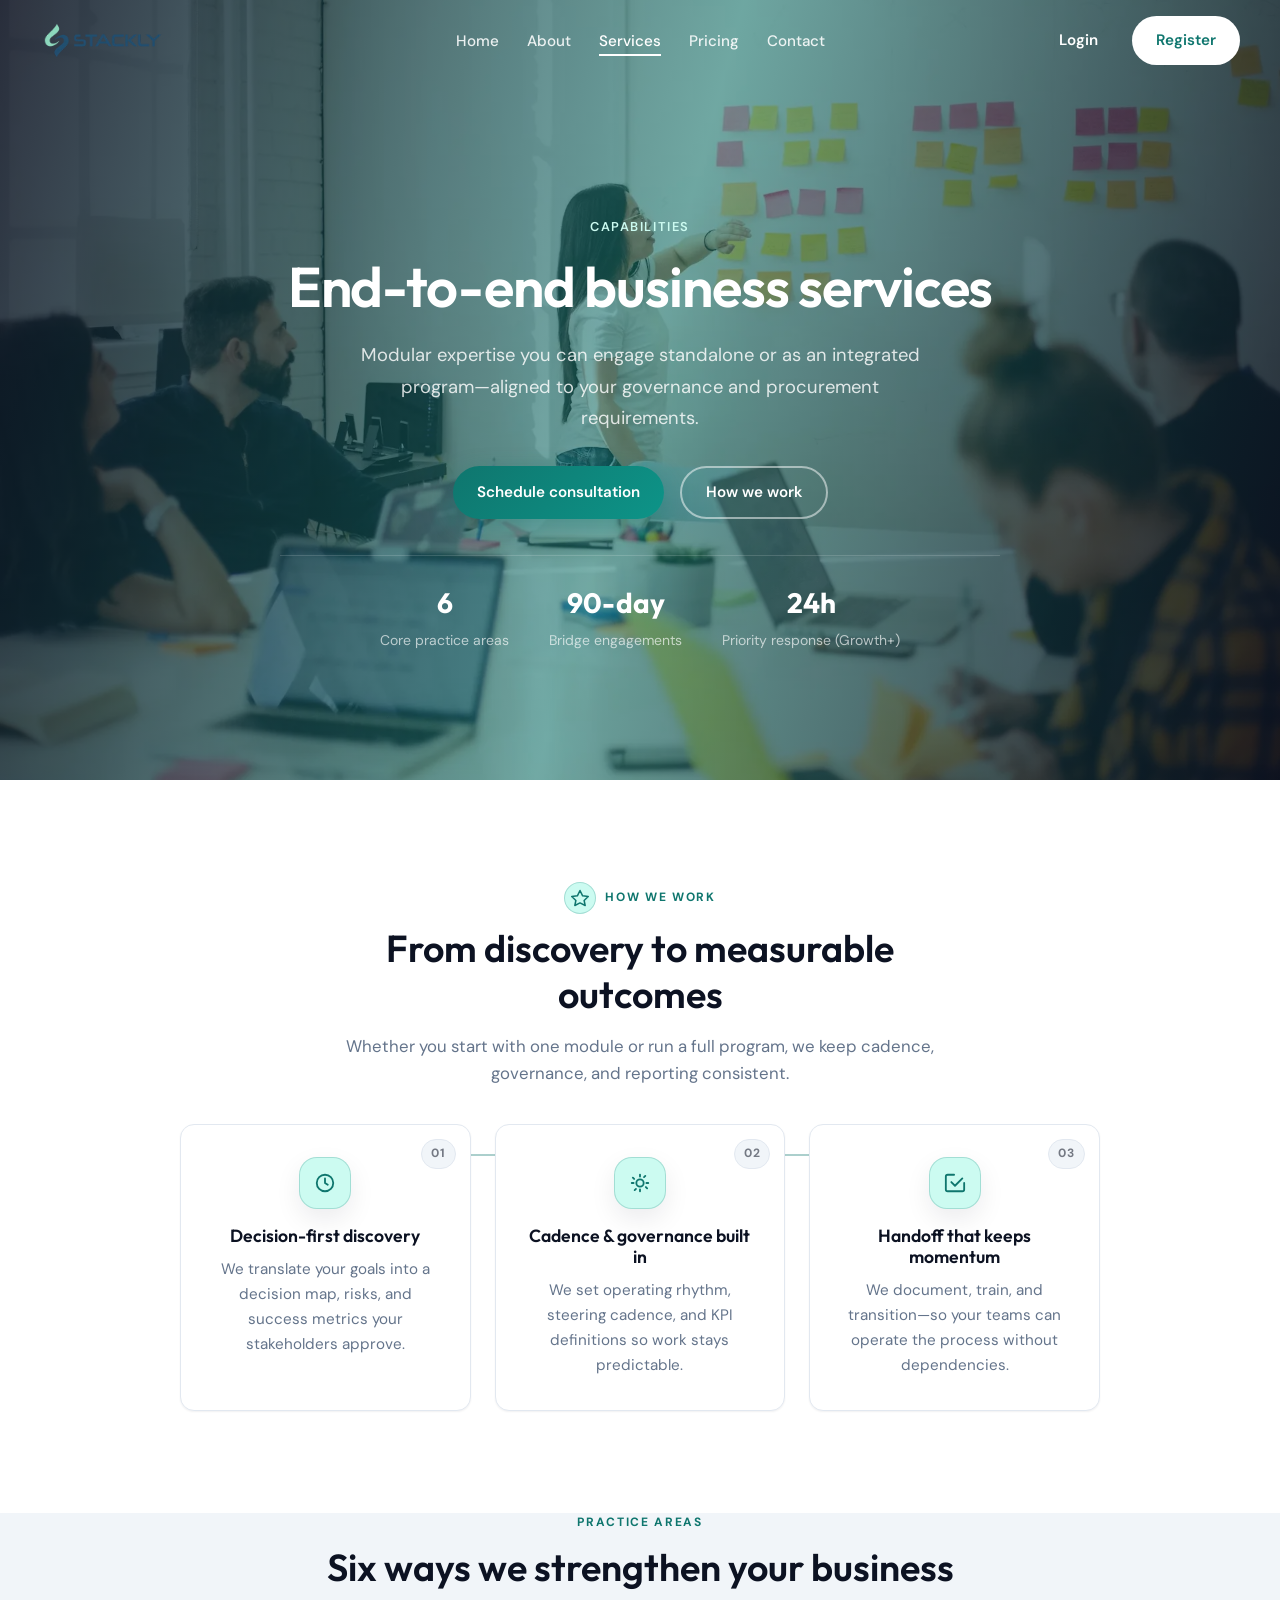
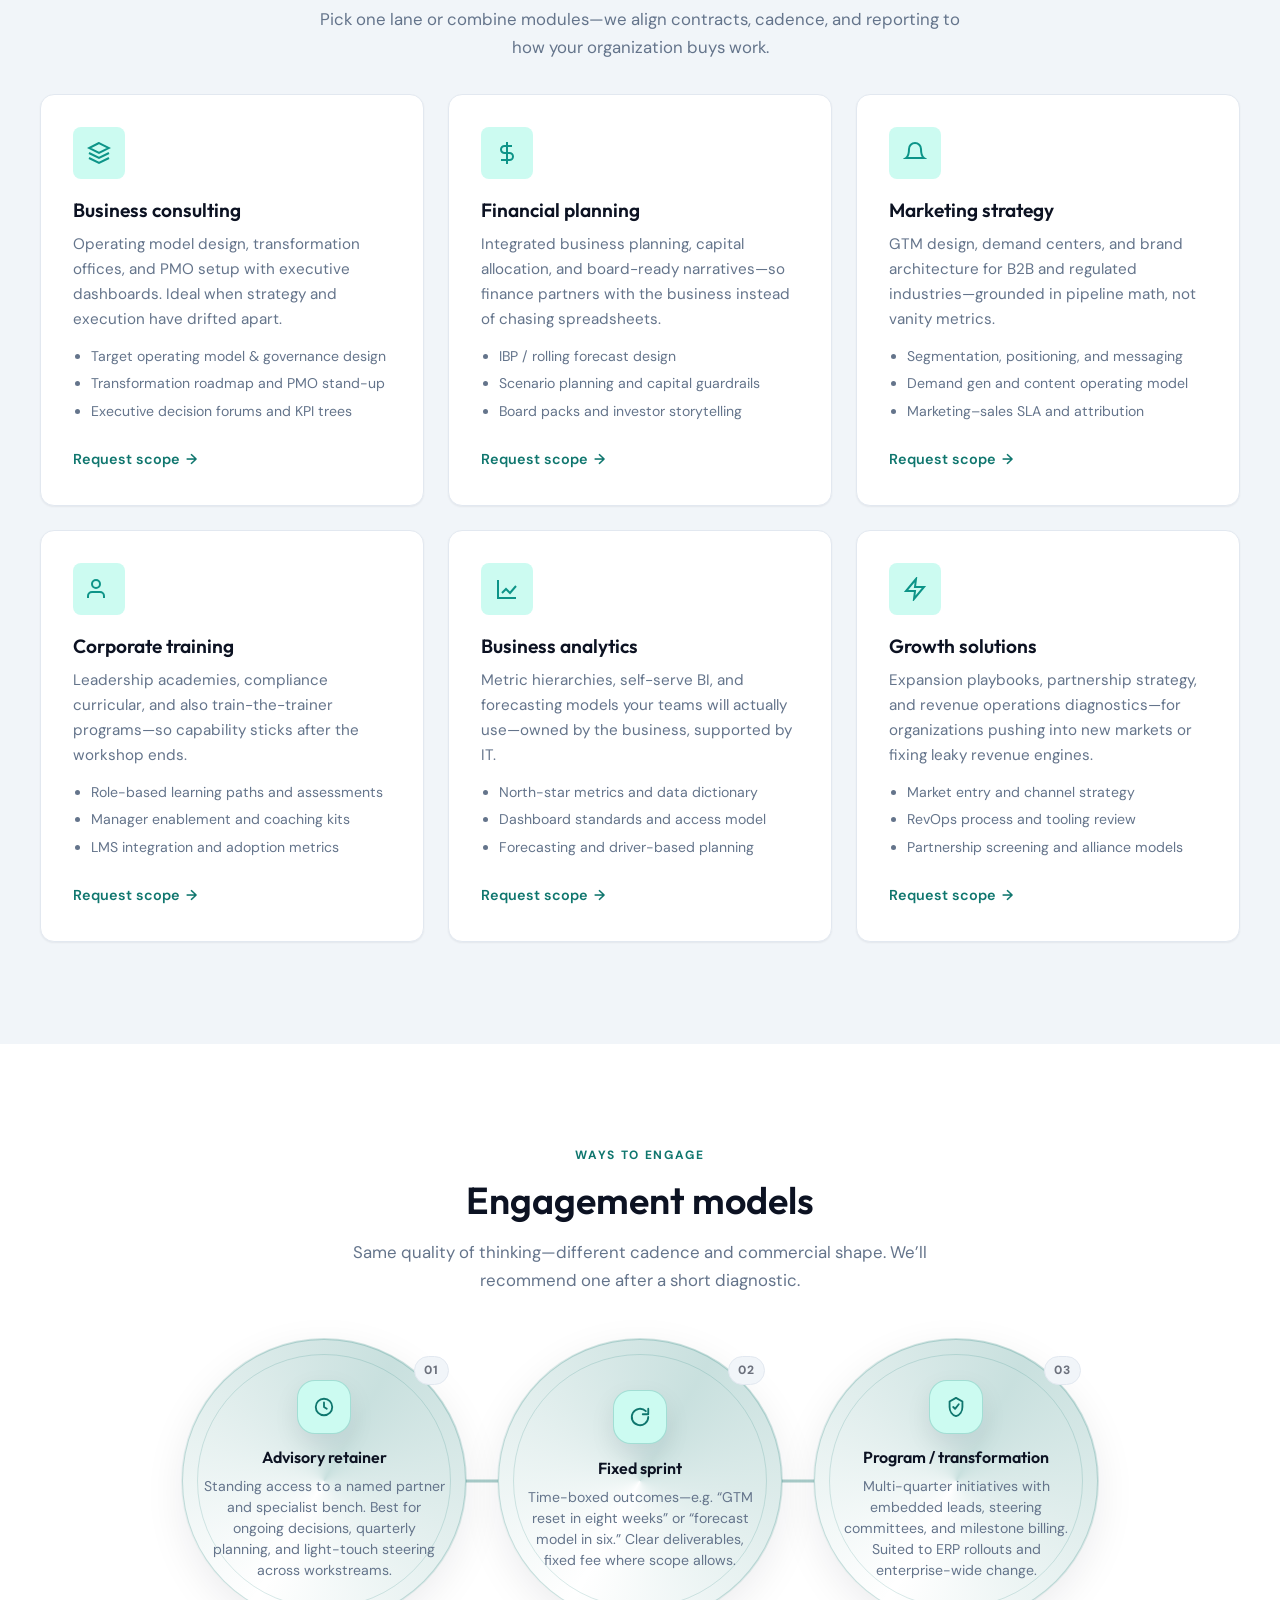
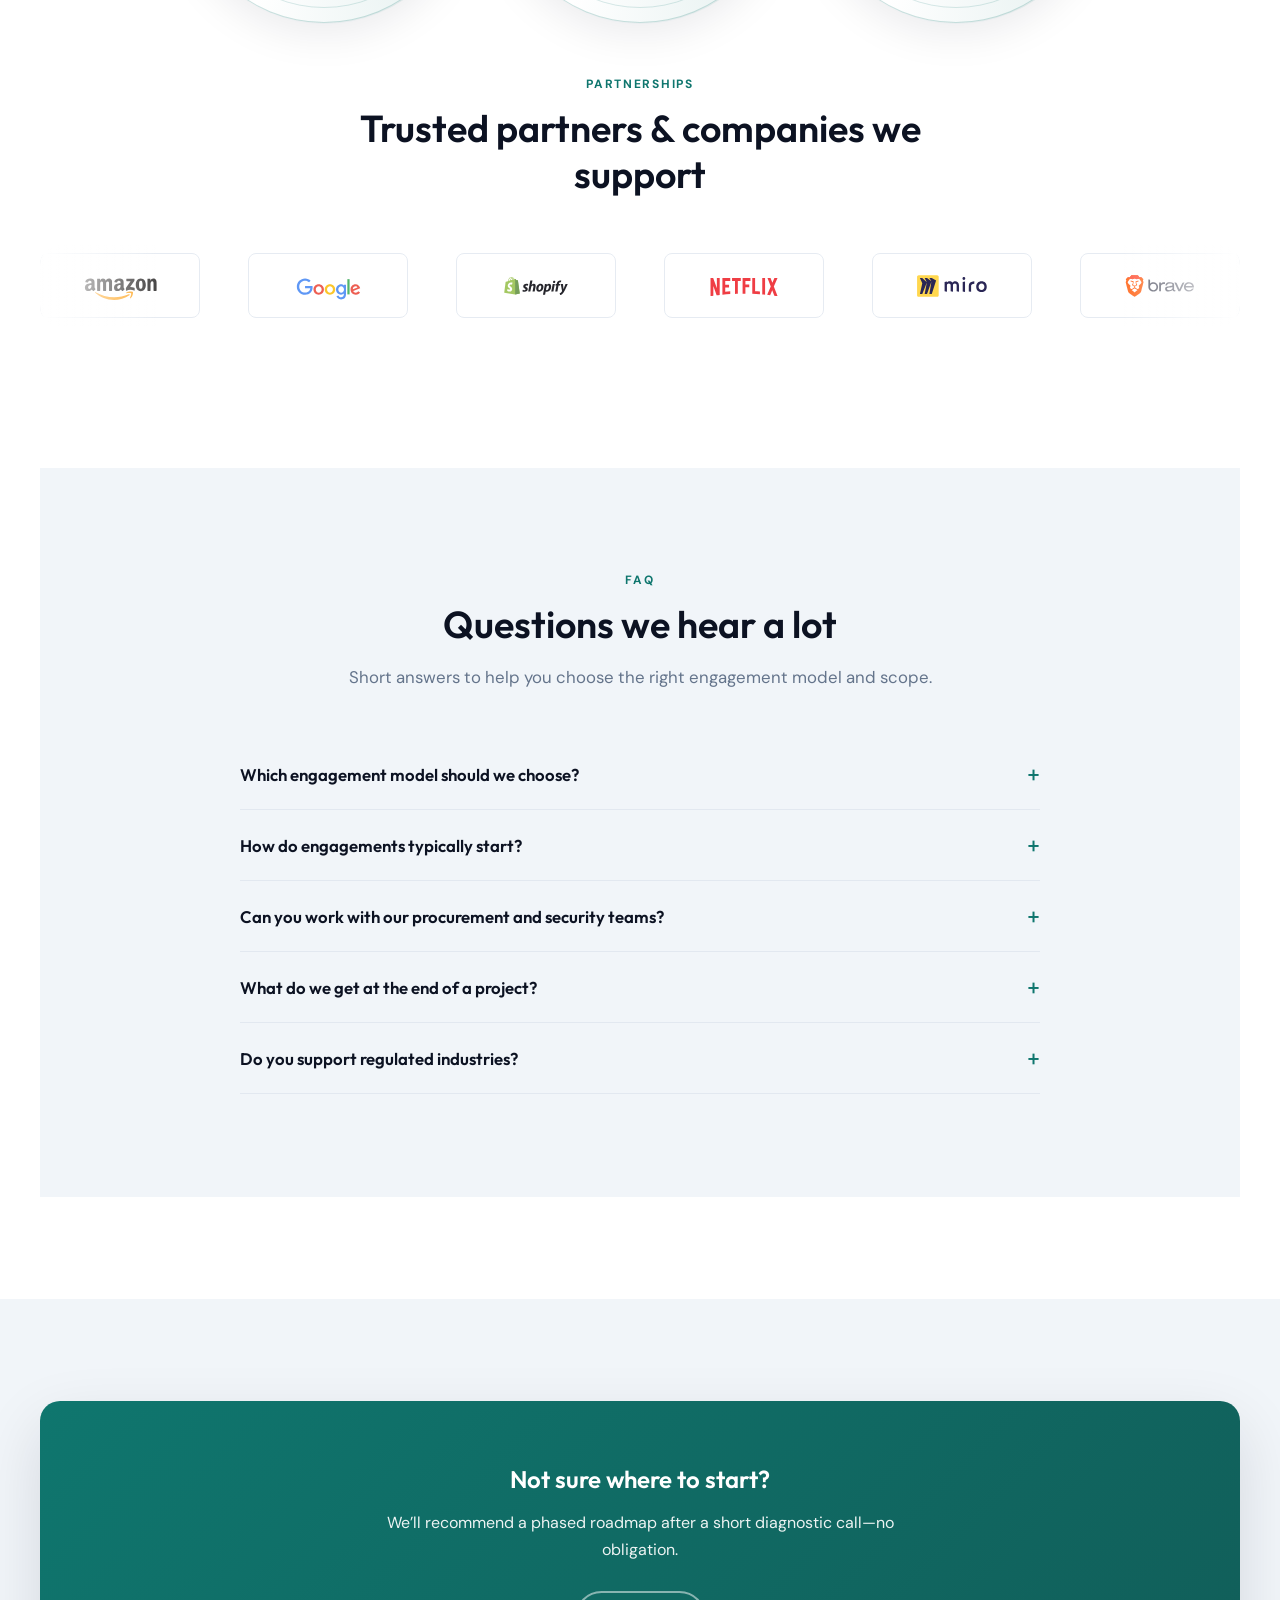
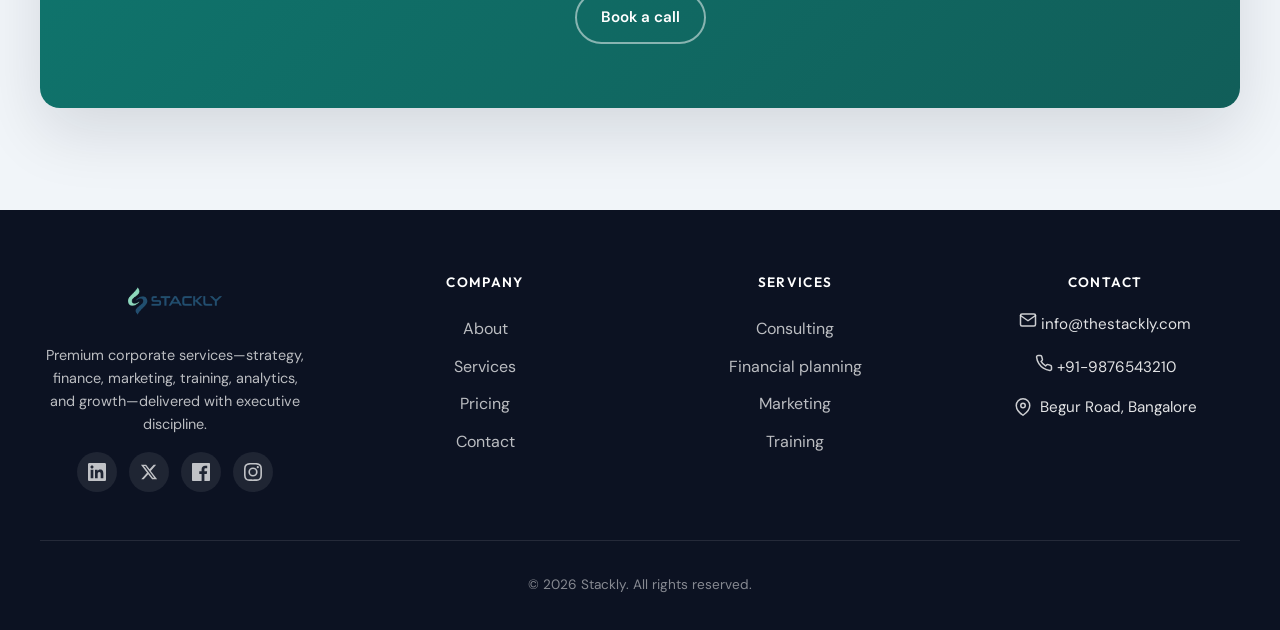
<file: services.html>
<!DOCTYPE html>
<html lang="en">
<head>
  <meta charset="UTF-8">
  <meta name="viewport" content="width=device-width, initial-scale=1.0">
  <meta name="description" content="Meridian Group business services: consulting, finance, marketing, training, analytics, and growth.">
  <title>Services — Stackly Group</title>
  <link rel="preconnect" href="https://fonts.googleapis.com">
  <link rel="preconnect" href="https://fonts.gstatic.com" crossorigin>
  <link href="https://fonts.googleapis.com/css2?family=DM+Sans:ital,opsz,wght@0,9..40,400;0,9..40,500;0,9..40,600;0,9..40,700&family=Outfit:wght@400;500;600;700&display=swap" rel="stylesheet">
  <link rel="stylesheet" href="css/style.css">
  <link rel="stylesheet" href="css/responsive.css">
  <link rel="stylesheet" href="https://cdn.jsdelivr.net/npm/aos@2.3.1/dist/aos.css">
</head>
<body class="page-inner page-hero-overlay">
  <header class="site-header" id="site-header" data-header>
    <div class="container site-header__inner">
      <a class="logo" href="index.html" aria-label="Home">
        <img class="logo__img" src="images/stackly-logo.webp" alt="" width="160" height="40" decoding="async">
      </a>
      <button type="button" class="nav-toggle" id="nav-toggle" aria-expanded="false" aria-controls="nav-wrap" aria-label="Open menu">
        <span class="nav-toggle__bar"></span>
        <span class="nav-toggle__bar"></span>
        <span class="nav-toggle__bar"></span>
      </button>
      <div class="site-header__nav-wrap" id="nav-wrap">
        <div class="site-header__nav-inner">
          <nav class="site-header__nav" aria-label="Main navigation">
            <ul class="nav-list">
              <li><a class="nav-link" href="index.html" data-nav-file="index.html">Home</a></li>
              <li><a class="nav-link" href="about.html" data-nav-file="about.html">About</a></li>
              <li><a class="nav-link" href="services.html" data-nav-file="services.html">Services</a></li>
              <li><a class="nav-link" href="pricing.html" data-nav-file="pricing.html">Pricing</a></li>
              <li><a class="nav-link" href="contact.html" data-nav-file="contact.html">Contact</a></li>
            </ul>
          </nav>
          <div class="site-header__actions">
            <a class="btn btn--nav-login" href="login.html" data-nav-file="login.html">Login</a>
            <a class="btn btn--nav-register" href="register.html" data-nav-file="register.html">Register</a>
          </div>
        </div>
      </div>
    </div>
  </header>

  <main class="site-main">
    <section class="hero-premium hero-premium--inner hero-premium--services" id="hero">
      <div class="container hero-premium__content">
        <span class="hero-premium__kicker">Capabilities</span>
        <h1>End-to-end business services</h1>
        <p class="lead">Modular expertise you can engage standalone or as an integrated program—aligned to your governance and procurement requirements.</p>
        <div class="hero-premium__actions">
          <a class="btn btn--primary" href="404.html">Schedule consultation</a>
          <a class="btn btn--outline-light" href="404.html">How we work</a>
        </div>
        <div class="hero-premium__stats-row">
          <div class="hero-stat">
            <strong>6</strong>
            <span>Core practice areas</span>
          </div>
          <div class="hero-stat">
            <strong>90-day</strong>
            <span>Bridge engagements</span>
          </div>
          <div class="hero-stat">
            <strong>24h</strong>
            <span>Priority response (Growth+)</span>
          </div>
        </div>
      </div>
    </section>

    
    <section class="section" id="how-we-work-services">
      <div class="container">
        <header class="section__head section__head--center" style="margin-bottom:2rem">
          <p class="section__kicker">
            <span class="hw-logo" aria-hidden="true">
              <svg viewBox="0 0 24 24" width="18" height="18" fill="none" stroke="currentColor" stroke-width="2" stroke-linecap="round" stroke-linejoin="round" aria-hidden="true">
                <path d="M12 2l3.5 7.1L23 10l-5.5 5.3L18.9 22 12 18.6 5.1 22l1.4-6.7L1 10l7.5-.9L12 2z"></path>
              </svg>
            </span>
            How we work
          </p>
          <h2 class="section__title">From discovery to measurable outcomes</h2>
          <p class="section__lead">Whether you start with one module or run a full program, we keep cadence, governance, and reporting consistent.</p>
        </header>
        <div class="content-cards hw-steps">
          <article class="card-surface hw-step">
            <span class="hw-step__badge" aria-hidden="true">01</span>
            <div class="hw-step__icon" aria-hidden="true">
              <svg viewBox="0 0 24 24" width="22" height="22" fill="none" stroke="currentColor" stroke-width="2" stroke-linecap="round" stroke-linejoin="round" aria-hidden="true">
                <circle cx="12" cy="12" r="9"></circle>
                <path d="M12 7v5l3 2"></path>
              </svg>
            </div>
            <h3>Decision-first discovery</h3>
            <p>We translate your goals into a decision map, risks, and success metrics your stakeholders approve.</p>
          </article>

          <article class="card-surface hw-step">
            <span class="hw-step__badge" aria-hidden="true">02</span>
            <div class="hw-step__icon" aria-hidden="true">
              <svg viewBox="0 0 24 24" width="22" height="22" fill="none" stroke="currentColor" stroke-width="2" stroke-linecap="round" stroke-linejoin="round" aria-hidden="true">
                <path d="M12 3v2"></path>
                <path d="M12 19v2"></path>
                <path d="M4.2 6.2l1.4 1.4"></path>
                <path d="M18.4 16.4l1.4 1.4"></path>
                <path d="M3 12h2"></path>
                <path d="M19 12h2"></path>
                <path d="M6.2 19.8l1.4-1.4"></path>
                <path d="M16.4 5.6l1.4-1.4"></path>
                <circle cx="12" cy="12" r="4"></circle>
              </svg>
            </div>
            <h3>Cadence &amp; governance built in</h3>
            <p>We set operating rhythm, steering cadence, and KPI definitions so work stays predictable.</p>
          </article>

          <article class="card-surface hw-step">
            <span class="hw-step__badge" aria-hidden="true">03</span>
            <div class="hw-step__icon" aria-hidden="true">
              <svg viewBox="0 0 24 24" width="22" height="22" fill="none" stroke="currentColor" stroke-width="2" stroke-linecap="round" stroke-linejoin="round" aria-hidden="true">
                <path d="M20 7l-8 8-4-4"></path>
                <path d="M22 12v7a2 2 0 0 1-2 2H4a2 2 0 0 1-2-2V5a2 2 0 0 1 2-2h7"></path>
              </svg>
            </div>
            <h3>Handoff that keeps momentum</h3>
            <p>We document, train, and transition—so your teams can operate the process without dependencies.</p>
          </article>
        </div>
      </div>
    </section>

    <section class="section section--muted" style="padding-top:0">
      <div class="container">
        <header class="section__head section__head--center" style="margin-bottom:2rem">
          <p class="section__kicker">Practice areas</p>
          <h2 class="section__title">Six ways we strengthen your business</h2>
          <p class="section__lead">Pick one lane or combine modules—we align contracts, cadence, and reporting to how your organization buys work.</p>
        </header>
        <div class="services-grid">
          <article class="service-card">
            <div class="service-card__icon" aria-hidden="true">
              <svg width="24" height="24" viewBox="0 0 24 24" fill="none" stroke="currentColor" stroke-width="2"><path d="M12 2L2 7l10 5 10-5-10-5zM2 17l10 5 10-5M2 12l10 5 10-5"/></svg>
            </div>
            <h2>Business consulting</h2>
            <p>Operating model design, transformation offices, and PMO setup with executive dashboards. Ideal when strategy and execution have drifted apart.</p>
            <ul>
              <li>Target operating model &amp; governance design</li>
              <li>Transformation roadmap and PMO stand-up</li>
              <li>Executive decision forums and KPI trees</li>
            </ul>
            <a href="404.html">Request scope <span aria-hidden="true">→</span></a>
          </article>
          <article class="service-card">
            <div class="service-card__icon" aria-hidden="true">
              <svg width="24" height="24" viewBox="0 0 24 24" fill="none" stroke="currentColor" stroke-width="2"><path d="M12 1v22M17 5H9.5a3.5 3.5 0 000 7h5a3.5 3.5 0 010 7H6"/></svg>
            </div>
            <h2>Financial planning</h2>
            <p>Integrated business planning, capital allocation, and board-ready narratives—so finance partners with the business instead of chasing spreadsheets.</p>
            <ul>
              <li>IBP / rolling forecast design</li>
              <li>Scenario planning and capital guardrails</li>
              <li>Board packs and investor storytelling</li>
            </ul>
            <a href="404.html">Request scope <span aria-hidden="true">→</span></a>
          </article>
          <article class="service-card">
            <div class="service-card__icon" aria-hidden="true">
              <svg width="24" height="24" viewBox="0 0 24 24" fill="none" stroke="currentColor" stroke-width="2"><path d="M18 8A6 6 0 006 8c0 7-3 9-3 9h18s-3-2-3-9"/></svg>
            </div>
            <h2>Marketing strategy</h2>
            <p>GTM design, demand centers, and brand architecture for B2B and regulated industries—grounded in pipeline math, not vanity metrics.</p>
            <ul>
              <li>Segmentation, positioning, and messaging</li>
              <li>Demand gen and content operating model</li>
              <li>Marketing–sales SLA and attribution</li>
            </ul>
            <a href="404.html">Request scope <span aria-hidden="true">→</span></a>
          </article>
          <article class="service-card">
            <div class="service-card__icon" aria-hidden="true">
              <svg width="24" height="24" viewBox="0 0 24 24" fill="none" stroke="currentColor" stroke-width="2"><path d="M17 21v-2a4 4 0 00-4-4H5a4 4 0 00-4 4v2M9 11a4 4 0 100-8 4 4 0 000 8z"/></svg>
            </div>
            <h2>Corporate training</h2>
            <p>Leadership academies, compliance curricular, and also train-the-trainer programs—so capability sticks after the workshop ends.</p>
            <ul>
              <li>Role-based learning paths and assessments</li>
              <li>Manager enablement and coaching kits</li>
              <li>LMS integration and adoption metrics</li>
            </ul>
            <a href="404.html">Request scope <span aria-hidden="true">→</span></a>
          </article>
          <article class="service-card">
            <div class="service-card__icon" aria-hidden="true">
              <svg width="24" height="24" viewBox="0 0 24 24" fill="none" stroke="currentColor" stroke-width="2"><path d="M3 3v18h18M7 16l4-4 4 4 6-7"/></svg>
            </div>
            <h2>Business analytics</h2>
            <p>Metric hierarchies, self-serve BI, and forecasting models your teams will actually use—owned by the business, supported by IT.</p>
            <ul>
              <li>North-star metrics and data dictionary</li>
              <li>Dashboard standards and access model</li>
              <li>Forecasting and driver-based planning</li>
            </ul>
            <a href="404.html">Request scope <span aria-hidden="true">→</span></a>
          </article>
          <article class="service-card">
            <div class="service-card__icon" aria-hidden="true">
              <svg width="24" height="24" viewBox="0 0 24 24" fill="none" stroke="currentColor" stroke-width="2"><path d="M13 2L3 14h9l-1 8 10-12h-9l1-8z"/></svg>
            </div>
            <h2>Growth solutions</h2>
            <p>Expansion playbooks, partnership strategy, and revenue operations diagnostics—for organizations pushing into new markets or fixing leaky revenue engines.</p>
            <ul>
              <li>Market entry and channel strategy</li>
              <li>RevOps process and tooling review</li>
              <li>Partnership screening and alliance models</li>
            </ul>
            <a href="404.html">Request scope <span aria-hidden="true">→</span></a>
          </article>
        </div>
      </div>
    </section>

    <section class="section">
      <div class="container">
        <header class="section__head section__head--center" style="margin-bottom:1.5rem">
          <p class="section__kicker">
            
            Ways to engage
          </p>
          <h2 class="section__title">Engagement models</h2>
          <p class="section__lead">Same quality of thinking—different cadence and commercial shape. We’ll recommend one after a short diagnostic.</p>
        </header>
        <div class="engagement-circle" style="margin-bottom:2rem" aria-label="Engagement models">
          <div class="engagement-circle__ring" aria-hidden="true"></div>

          <article class="card-surface engagement-circle__item engagement-circle__item--top">
            <span class="engagement-circle__badge" aria-hidden="true">01</span>
            <div class="engagement-circle__icon" aria-hidden="true">
              <svg viewBox="0 0 24 24" width="22" height="22" fill="none" stroke="currentColor" stroke-width="2" stroke-linecap="round" stroke-linejoin="round" aria-hidden="true">
                <circle cx="12" cy="12" r="9"></circle>
                <path d="M12 7v5l3 2"></path>
              </svg>
            </div>
            <h3>Advisory retainer</h3>
            <p>Standing access to a named partner and specialist bench. Best for ongoing decisions, quarterly planning, and light-touch steering across workstreams.</p>
          </article>

          <article class="card-surface engagement-circle__item engagement-circle__item--right">
            <span class="engagement-circle__badge" aria-hidden="true">02</span>
            <div class="engagement-circle__icon" aria-hidden="true">
              <svg viewBox="0 0 24 24" width="22" height="22" fill="none" stroke="currentColor" stroke-width="2" stroke-linecap="round" stroke-linejoin="round" aria-hidden="true">
                <path d="M21 12a9 9 0 1 1-2.64-6.36"></path>
                <path d="M21 3v6h-6"></path>
              </svg>
            </div>
            <h3>Fixed sprint</h3>
            <p>Time-boxed outcomes—e.g. “GTM reset in eight weeks” or “forecast model in six.” Clear deliverables, fixed fee where scope allows.</p>
          </article>

          <article class="card-surface engagement-circle__item engagement-circle__item--left">
            <span class="engagement-circle__badge" aria-hidden="true">03</span>
            <div class="engagement-circle__icon" aria-hidden="true">
              <svg viewBox="0 0 24 24" width="22" height="22" fill="none" stroke="currentColor" stroke-width="2" stroke-linecap="round" stroke-linejoin="round" aria-hidden="true">
                <path d="M12 2l7 4v6c0 5-3 9-7 10-4-1-7-5-7-10V6l7-4z"></path>
                <path d="M9 12l2 2 4-5"></path>
              </svg>
            </div>
            <h3>Program / transformation</h3>
            <p>Multi-quarter initiatives with embedded leads, steering committees, and milestone billing. Suited to ERP rollouts and enterprise-wide change.</p>
          </article>
        </div>

        <section class="section" id="clients" style="padding-top:0">
          <header class="section__head section__head--center">
            <p class="section__kicker">Partnerships</p>
            <h2 class="section__title">Trusted partners &amp; companies we support</h2>
          </header>
          <div class="logo-marquee" aria-label="Partner logos">
            <div class="logo-marquee__fade logo-marquee__fade--left" aria-hidden="true"></div>
            <div class="logo-marquee__fade logo-marquee__fade--right" aria-hidden="true"></div>
            <div class="logo-marquee__track" data-marquee>
              <div class="logo-marquee__group">
                <span class="logo-pill logo-pill--brand"><img src="images/brands/brandbird-Amazon-logotype.svg" alt="Amazon" loading="lazy" width="90" height="30"><span class="logo-pill__name">Amazon</span></span>
                <span class="logo-pill logo-pill--brand"><img src="images/brands/brandbird-Google-logotype.svg" alt="Google" loading="lazy" width="90" height="30"><span class="logo-pill__name">Google</span></span>
                <span class="logo-pill logo-pill--brand"><img src="images/brands/brandbird-Shopify-logotype.svg" alt="Shopify" loading="lazy" width="90" height="30"><span class="logo-pill__name">Shopify</span></span>
                <span class="logo-pill logo-pill--brand"><img src="images/brands/brandbird-Netflix-logotype.svg" alt="Netflix" loading="lazy" width="90" height="30"><span class="logo-pill__name">Netflix</span></span>
                <span class="logo-pill logo-pill--brand"><img src="images/brands/brandbird-Miro-logotype.svg" alt="Miro" loading="lazy" width="90" height="30"><span class="logo-pill__name">Miro</span></span>
                <span class="logo-pill logo-pill--brand"><img src="images/brands/brandbird-Brave-logotype.svg" alt="Brave" loading="lazy" width="90" height="30"><span class="logo-pill__name">Brave</span></span>
                <span class="logo-pill logo-pill--brand"><img src="images/brands/brandbird-Walmart-logotype.svg" alt="Walmart" loading="lazy" width="90" height="30"><span class="logo-pill__name">Microsoft Azure</span></span>
              </div>
              <div class="logo-marquee__group" aria-hidden="true">
                <span class="logo-pill logo-pill--brand"><img src="images/brands/brandbird-Amazon-logotype.svg" alt="Amazon" loading="lazy" width="90" height="30"><span class="logo-pill__name">Amazon</span></span>
                <span class="logo-pill logo-pill--brand"><img src="images/brands/brandbird-Google-logotype.svg" alt="Google" loading="lazy" width="90" height="30"><span class="logo-pill__name">Google</span></span>
                <span class="logo-pill logo-pill--brand"><img src="images/brands/brandbird-Shopify-logotype.svg" alt="Shopify" loading="lazy" width="90" height="30"><span class="logo-pill__name">Shopify</span></span>
                <span class="logo-pill logo-pill--brand"><img src="images/brands/brandbird-Netflix-logotype.svg" alt="Netflix" loading="lazy" width="90" height="30"><span class="logo-pill__name">Netflix</span></span>
                <span class="logo-pill logo-pill--brand"><img src="images/brands/brandbird-Miro-logotype.svg" alt="Miro" loading="lazy" width="90" height="30"><span class="logo-pill__name">Miro</span></span>
                <span class="logo-pill logo-pill--brand"><img src="images/brands/brandbird-Brave-logotype.svg" alt="Brave" loading="lazy" width="90" height="30"><span class="logo-pill__name">Brave</span></span>
                <span class="logo-pill logo-pill--brand"><img src="images/brands/brandbird-Walmart-logotype.svg" alt="Walmart" loading="lazy" width="90" height="30"><span class="logo-pill__name">Microsoft Azure</span></span>
              </div>
            </div>
          </div>
        </section>

        <section class="section section--muted" id="faq" style="margin-top:2.5rem">
          <div class="container" style="max-width: 900px">
            <header class="section__head section__head--center">
              <p class="section__kicker">FAQ</p>
              <h2 class="section__title">Questions we hear a lot</h2>
              <p class="section__lead">Short answers to help you choose the right engagement model and scope.</p>
            </header>
            <div class="faq-list" data-faq>
              <div class="faq-item">
                <button type="button" class="faq-item__trigger" aria-expanded="false" data-faq-trigger>Which engagement model should we choose?</button>
                <div class="faq-item__panel" data-faq-panel>
                  <div class="faq-item__panel-inner">If you need ongoing executive support, choose a retainer. If you need a specific outcome fast, choose a fixed sprint. If you’re running a multi-quarter change, choose a transformation program with steering cadence and milestone checkpoints.</div>
                </div>
              </div>
              <div class="faq-item">
                <button type="button" class="faq-item__trigger" aria-expanded="false" data-faq-trigger>How do engagements typically start?</button>
                <div class="faq-item__panel" data-faq-panel>
                  <div class="faq-item__panel-inner">We start with a short discovery workshop and data request, then send a written scope with milestones, team shape, and commercial terms. Most projects kick off within two to three weeks.</div>
                </div>
              </div>
              <div class="faq-item">
                <button type="button" class="faq-item__trigger" aria-expanded="false" data-faq-trigger>Can you work with our procurement and security teams?</button>
                <div class="faq-item__panel" data-faq-panel>
                  <div class="faq-item__panel-inner">Yes. We can operate under NDAs/MSAs, follow your vendor onboarding process, and align reporting to your governance requirements. We keep documentation and access requests organized to reduce back-and-forth.</div>
                </div>
              </div>
              <div class="faq-item">
                <button type="button" class="faq-item__trigger" aria-expanded="false" data-faq-trigger>What do we get at the end of a project?</button>
                <div class="faq-item__panel" data-faq-panel>
                  <div class="faq-item__panel-inner">A clean handoff: decision log, KPI definitions, playbooks/templates, and a transition plan with training notes—so your team can run the operating rhythm without dependency on our consultants.</div>
                </div>
              </div>
              <div class="faq-item">
                <button type="button" class="faq-item__trigger" aria-expanded="false" data-faq-trigger>Do you support regulated industries?</button>
                <div class="faq-item__panel" data-faq-panel>
                  <div class="faq-item__panel-inner">Yes. We frequently work in regulated and operationally intensive environments and adapt deliverables to your compliance, documentation, and audit expectations.</div>
                </div>
              </div>
            </div>
          </div>
        </section>

      
      </div>
    </section>

    <section class="section section--muted">
      <div class="container">
        <div class="cta-band">
          <h2>Not sure where to start?</h2>
          <p>We’ll recommend a phased roadmap after a short diagnostic call—no obligation.</p>
          <a class="btn btn--outline-light" href="404.html">Book a call</a>
        </div>
      </div>
    </section>
  </main>

  <footer class="footer-premium" id="site-footer">
    <div class="container footer-premium__grid">
      <div class="footer-brand">
        <a class="logo" href="index.html" aria-label="Home">
          <img class="logo__img" src="images/stackly-logo.webp" alt="" width="160" height="40" decoding="async">
        </a>
        <p>Premium corporate services—strategy, finance, marketing, training, analytics, and growth—delivered with executive discipline.</p>
        <div class="footer-social">
          <a href="404.html" aria-label="LinkedIn"><svg viewBox="0 0 24 24" aria-hidden="true"><path d="M20.447 20.452h-3.554v-5.569c0-1.328-.027-3.037-1.852-3.037-1.853 0-2.136 1.445-2.136 2.939v5.667H9.351V9h3.414v1.561h.046c.477-.9 1.637-1.85 3.37-1.85 3.601 0 4.267 2.37 4.267 5.455v6.286zM5.337 7.433c-1.144 0-2.063-.926-2.063-2.065 0-1.138.92-2.063 2.063-2.063 1.14 0 2.064.925 2.064 2.063 0 1.139-.925 2.065-2.064 2.065zm1.782 13.019H3.555V9h3.564v11.452zM22.225 0H1.771C.792 0 0 .774 0 1.729v20.542C0 23.227.792 24 1.771 24h20.451C23.2 24 24 23.227 24 22.271V1.729C24 .774 23.2 0 22.222 0h.003z"/></svg></a>
          <a href="404.html" aria-label="Twitter"><svg viewBox="0 0 24 24" aria-hidden="true"><path d="M18.244 2.25h3.308l-7.227 8.26 8.502 11.24H16.17l-5.214-6.817L4.99 21.75H1.68l7.73-8.835L1.254 2.25H8.08l4.713 6.231zm-1.161 17.52h1.833L7.084 4.126H5.117z"/></svg></a>
          <a href="404.html" aria-label="Facebook"><svg viewBox="0 0 24 24" aria-hidden="true"><path d="M22.675 0H1.325C.593 0 0 .593 0 1.325v21.351C0 23.407.593 24 1.325 24H12.82v-9.294H9.692v-3.622h3.128V8.413c0-3.1 1.893-4.788 4.659-4.788 1.325 0 2.463.099 2.795.143v3.24l-1.918.001c-1.504 0-1.795.715-1.795 1.763v2.313h3.587l-.467 3.622h-3.12V24h6.116c.73 0 1.323-.593 1.323-1.325V1.325C24 .593 23.407 0 22.675 0z"/></svg></a>
          <a href="404.html" aria-label="Instagram"><svg viewBox="0 0 24 24" aria-hidden="true"><path d="M12 2.163c3.204 0 3.584.012 4.85.07 3.252.148 4.771 1.691 4.919 4.919.058 1.265.069 1.645.069 4.849 0 3.205-.012 3.584-.069 4.849-.149 3.225-1.664 4.771-4.919 4.919-1.266.058-1.644.07-4.85.07-3.204 0-3.584-.012-4.849-.07-3.26-.149-4.771-1.699-4.919-4.92-.058-1.265-.07-1.644-.07-4.849 0-3.204.013-3.583.07-4.849.149-3.227 1.664-4.771 4.919-4.919 1.266-.057 1.645-.069 4.849-.069zM12 0C8.741 0 8.333.014 7.053.072 2.695.272.273 2.69.073 7.052.014 8.333 0 8.741 0 12c0 3.259.014 3.668.072 4.948.2 4.358 2.618 6.78 6.98 6.98 1.281.058 1.689.072 4.948.072 3.259 0 3.668-.014 4.948-.072 4.354-.2 6.782-2.618 6.979-6.98.059-1.28.073-1.689.073-4.948 0-3.259-.014-3.667-.072-4.947-.196-4.354-2.617-6.78-6.979-6.98C15.668.014 15.259 0 12 0zm0 5.838a6.162 6.162 0 100 12.324 6.162 6.162 0 000-12.324zM12 16a4 4 0 110-8 4 4 0 010 8zm6.406-11.845a1.44 1.44 0 110 2.881 1.44 1.44 0 010-2.881z"/></svg></a>
        </div>
      </div>
      <div>
        <h4>Company</h4>
        <ul>
          <li><a href="about.html">About</a></li>
          <li><a href="services.html">Services</a></li>
          <li><a href="pricing.html">Pricing</a></li>
          <li><a href="contact.html">Contact</a></li>
        </ul>
      </div>
      <div>
        <h4>Services</h4>
        <ul>
          <li><a href="404.html">Consulting</a></li>
          <li><a href="404.html">Financial planning</a></li>
          <li><a href="404.html">Marketing</a></li>
          <li><a href="404.html">Training</a></li>
        </ul>
      </div>
      <div class="footer-contact">
        <h4>Contact</h4>
        <address class="footer-contact__addr">
          <p class="footer-contact__row footer-contact__row--email">
            <a href="mailto:info@thestackly.com" class="footer-contact__email">
              <svg class="footer-contact__icon" width="18" height="18" viewBox="0 0 24 24" fill="none" stroke="currentColor" stroke-width="2" stroke-linecap="round" stroke-linejoin="round" aria-hidden="true"><path d="M4 4h16c1.1 0 2 .9 2 2v12c0 1.1-.9 2-2 2H4c-1.1 0-2-.9-2-2V6c0-1.1.9-2 2-2z"/><path d="m22 6-10 7L2 6"/></svg>
              info@thestackly.com
            </a>
          </p>
          <p class="footer-contact__row footer-contact__row--phone">
            <a href="tel:+919876543210" class="footer-contact__email">
              <svg class="footer-contact__icon" width="18" height="18" viewBox="0 0 24 24" fill="none" stroke="currentColor" stroke-width="2" stroke-linecap="round" stroke-linejoin="round" aria-hidden="true"><path d="M22 16.92v3a2 2 0 0 1-2.18 2 19.79 19.79 0 0 1-8.63-3.07 19.5 19.5 0 0 1-6-6 19.79 19.79 0 0 1-3.07-8.67A2 2 0 0 1 4.11 2h3a2 2 0 0 1 2 1.72 12.84 12.84 0 0 0 .7 2.81 2 2 0 0 1-.45 2.11L8.09 9.91a16 16 0 0 0 6 6l1.27-1.27a2 2 0 0 1 2.11-.45 12.84 12.84 0 0 0 2.81.7A2 2 0 0 1 22 16.92z"/></svg>
              +91-9876543210
            </a>
          </p>
          <p class="footer-contact__row footer-contact__row--location">
            <span class="footer-contact__loc">
              <svg class="footer-contact__icon" width="18" height="18" viewBox="0 0 24 24" fill="none" stroke="currentColor" stroke-width="2" stroke-linecap="round" stroke-linejoin="round" aria-hidden="true"><path d="M21 10c0 7-9 13-9 13s-9-6-9-13a9 9 0 0 1 18 0z"/><circle cx="12" cy="10" r="3"/></svg>
              <span class="footer-contact__loc-text">Begur Road, Bangalore</span>
            </span>
          </p>
        </address>
      </div>
    </div>
    <div class="footer-bar">
      <div class="container">
        <p>&copy; <span data-year></span> Stackly. All rights reserved.</p>
      </div>
    </div>
  </footer>
  <script src="https://cdn.jsdelivr.net/npm/aos@2.3.1/dist/aos.js"></script>
  <script src="js/main.js"></script>
</body>
</html>
</file>
<file: css/style.css>
#preloader {
  position: fixed;
  inset: 0;
  z-index: 9999;
  display: flex;
  align-items: center;
  justify-content: center;
  overflow: hidden;
  background:
    radial-gradient(circle at 50% 30%, rgba(15, 118, 110, 0.16) 0%, rgba(15, 118, 110, 0) 52%),
    linear-gradient(130deg, #f8fbff 0%, #eef4f9 48%, #e8f1f7 100%);
  transition: opacity 0.55s ease, visibility 0.55s ease;
}

#preloader::before,
#preloader::after {
  content: "";
  position: absolute;
  border-radius: 50%;
  pointer-events: none;
  filter: blur(4px);
}

#preloader::before {
  width: clamp(220px, 34vw, 460px);
  aspect-ratio: 1;
  top: -12%;
  right: -8%;
  background: radial-gradient(circle, rgba(15, 118, 110, 0.18) 0%, rgba(15, 118, 110, 0) 70%);
  animation: preloader-float-a 4.8s ease-in-out infinite;
}

#preloader::after {
  width: clamp(280px, 40vw, 520px);
  aspect-ratio: 1;
  bottom: -18%;
  left: -10%;
  background: radial-gradient(circle, rgba(30, 107, 184, 0.16) 0%, rgba(30, 107, 184, 0) 72%);
  animation: preloader-float-b 6s ease-in-out infinite;
}

#preloader.preloader--hide {
  opacity: 0;
  visibility: hidden;
  pointer-events: none;
}

#preloader.preloader--hide .preloader__inner {
  transform: translateY(8px) scale(0.98);
  filter: blur(1px);
}

.preloader__inner {
  position: relative;
  z-index: 1;
  display: flex;
  flex-direction: column;
  align-items: center;
  gap: 20px;
  width: min(86vw, 360px);
  padding: 34px 34px 28px;
  border-radius: 24px;
  border: 1px solid rgba(255, 255, 255, 0.75);
  background: linear-gradient(175deg, rgba(255, 255, 255, 0.9) 0%, rgba(248, 251, 255, 0.84) 100%);
  box-shadow:
    0 24px 60px rgba(12, 18, 34, 0.14),
    inset 0 1px 1px rgba(255, 255, 255, 0.75);
  backdrop-filter: blur(8px);
  transition: transform 0.45s ease, filter 0.45s ease;
}

.preloader__inner::after {
  content: "Preparing your business solution...";
  font-size: 0.82rem;
  font-weight: 600;
  letter-spacing: 0.06em;
  text-transform: uppercase;
  color: rgba(12, 18, 34, 0.58);
  background: linear-gradient(90deg, rgba(12, 18, 34, 0.58) 0%, rgba(15, 118, 110, 0.92) 50%, rgba(12, 18, 34, 0.58) 100%);
  background-size: 220% 100%;
  -webkit-background-clip: text;
  background-clip: text;
  -webkit-text-fill-color: transparent;
  animation: preloader-text-shimmer 2.1s linear infinite;
}

.preloader__logo {
  max-width: 200px;
  height: auto;
  transform-origin: center;
  filter: drop-shadow(0 8px 16px rgba(12, 18, 34, 0.16));
  animation: preloader-logo-breathe 2.2s ease-in-out infinite;
}

.preloader__spinner {
  width: 56px;
  height: 56px;
  border: 4px solid rgba(15, 118, 110, 0.18);
  border-top-color: #0f766e;
  border-right-color: #1e6bb8;
  border-radius: 50%;
  position: relative;
  animation: preloader-spin 0.95s linear infinite;
}

.preloader__spinner::before {
  content: "";
  position: absolute;
  inset: 8px;
  border-radius: 50%;
  border: 2px solid rgba(30, 107, 184, 0.22);
  border-bottom-color: rgba(30, 107, 184, 0.7);
  animation: preloader-spin-reverse 1.45s linear infinite;
}

.preloader__spinner::after {
  content: "";
  position: absolute;
  top: 50%;
  left: 50%;
  width: 8px;
  height: 8px;
  border-radius: 50%;
  transform: translate(-50%, -50%);
  background: #0f766e;
  box-shadow: 0 0 0 0 rgba(15, 118, 110, 0.45);
  animation: preloader-pulse-dot 1.4s ease-out infinite;
}

@keyframes preloader-spin {
  to { transform: rotate(360deg); }
}

@keyframes preloader-spin-reverse {
  to { transform: rotate(-360deg); }
}

@keyframes preloader-logo-breathe {
  0%,
  100% {
    transform: scale(1);
    opacity: 1;
  }
  50% {
    transform: scale(1.04);
    opacity: 0.9;
  }
}

@keyframes preloader-pulse-dot {
  0% {
    box-shadow: 0 0 0 0 rgba(15, 118, 110, 0.42);
  }
  100% {
    box-shadow: 0 0 0 14px rgba(15, 118, 110, 0);
  }
}

@keyframes preloader-float-a {
  0%,
  100% { transform: translate3d(0, 0, 0); }
  50% { transform: translate3d(-24px, 18px, 0); }
}

@keyframes preloader-float-b {
  0%,
  100% { transform: translate3d(0, 0, 0); }
  50% { transform: translate3d(26px, -14px, 0); }
}

@keyframes preloader-text-shimmer {
  to { background-position: -120% 0; }
}

@media (max-width: 600px) {
  .preloader__inner {
    width: min(90vw, 330px);
    padding: 28px 24px 24px;
    gap: 18px;
  }

  .preloader__logo {
    max-width: 176px;
  }

  .preloader__spinner {
    width: 52px;
    height: 52px;
  }
}

@media (prefers-reduced-motion: reduce) {
  #preloader::before,
  #preloader::after,
  .preloader__logo,
  .preloader__spinner,
  .preloader__spinner::before,
  .preloader__spinner::after,
  .preloader__inner::after {
    animation: none !important;
  }
}

:root {
  --color-ink: #0c1222;
  --color-ink-soft: #1e293b;
  --color-body: #475569;
  --color-muted: #64748b;
  --color-line: #e2e8f0;
  --color-surface: #ffffff;
  --color-canvas: #f1f5f9;
  --color-accent: #0f766e;
  --color-accent-dark: #0d9488;
  --color-accent-light: #ccfbf1;
  --color-gold: #c4a035;
  --color-hero-overlay: linear-gradient(
    105deg,
    rgba(12, 18, 34, 0.85) 0%,
    rgba(15, 118, 110, 0.55) 50%,
    rgba(12, 18, 34, 0.85) 100%
  );
  --font-sans: "DM Sans", system-ui, sans-serif;
  --font-display: "Outfit", system-ui, sans-serif;
  --container: min(1200px, 100% - 3rem);
  --radius-sm: 8px;
  --radius-md: 14px;
  --radius-lg: 20px;
  --shadow-sm: 0 1px 2px rgba(12, 18, 34, 0.06);
  --shadow-md: 0 12px 40px rgba(12, 18, 34, 0.08);
  --shadow-lg: 0 24px 64px rgba(12, 18, 34, 0.12);
  --header-h: 82px;
  --transition: 0.35s cubic-bezier(0.4, 0, 0.2, 1);
}

*,
*::before,
*::after {
  box-sizing: border-box;
}

html {
  scroll-behavior: smooth;
}

body {
  margin: 0;
  min-height: 100vh;
  font-family: var(--font-sans);
  font-size: 1rem;
  line-height: 1.65;
  color: var(--color-body);
  background: var(--color-surface);
  -webkit-font-smoothing: antialiased;
}

img {
  max-width: 100%;
  height: auto;
  display: block;
}

a {
  color: var(--color-accent);
}

.container {
  width: var(--container);
  margin-inline: auto;
}

h1,
h2,
h3,
h4 {
  font-family: var(--font-display);
  font-weight: 600;
  color: var(--color-ink);
  line-height: 1.2;
}


.site-header {
  position: fixed;
  top: 0;
  left: 0;
  right: 0;
  z-index: 1000;
  height: var(--header-h);
  display: flex;
  align-items: center;
  background: var(--color-surface);
  border-bottom: 1px solid transparent;
  box-shadow: none;
  transition: background var(--transition), box-shadow var(--transition),
    border-color var(--transition);
}

.page-home .site-header,
.page-inner.page-hero-overlay .site-header {
  background: transparent;
  border-bottom-color: transparent;
  box-shadow: none;
}

.page-home .site-header.is-scrolled,
.page-inner.page-hero-overlay .site-header.is-scrolled {
  background: rgba(255, 255, 255, 0.97);
  backdrop-filter: blur(12px);
  -webkit-backdrop-filter: blur(12px);
  border-bottom-color: var(--color-line);
  box-shadow: var(--shadow-md);
}

.site-header__inner {
  display: flex;
  align-items: center;
  justify-content: space-between;
  gap: 1.5rem;
}


.site-header > .container.site-header__inner {
  width: min(1200px, calc(100% - clamp(2.25rem, 5vw, 4rem)));
  max-width: 100%;
  box-sizing: border-box;
}

.logo {
  display: inline-flex;
  align-items: center;
  gap: 0.6rem;
  font-family: var(--font-display);
  font-weight: 700;
  font-size: 1.2rem;
  color: var(--color-ink);
  text-decoration: none;
  flex-shrink: 0;
  transition: color var(--transition);
}

.logo__img {
  height: 38px;
  width: auto;
  max-width: 180px;
  display: block;
  object-fit: contain;
}

.site-header .logo__img {
  height: 52px;
  max-width: 220px;
}

.footer-premium .logo__img {
  height: 42px;
  max-width: 200px;
}

.logo__mark {
  width: 38px;
  height: 38px;
  border-radius: var(--radius-sm);
  background: linear-gradient(135deg, var(--color-accent) 0%, #134e4a 100%);
  display: grid;
  place-items: center;
  color: #fff;
  font-size: 0.85rem;
  font-weight: 800;
  letter-spacing: -0.02em;
}

.page-inner .site-header {
  background: rgba(255, 255, 255, 0.98);
  backdrop-filter: blur(12px);
  -webkit-backdrop-filter: blur(12px);
  border-bottom: 1px solid var(--color-line);
  box-shadow: var(--shadow-sm);
}

.page-inner.page-hero-overlay .site-header {
  background: transparent;
  border-bottom-color: transparent;
  box-shadow: none;
  backdrop-filter: none;
  -webkit-backdrop-filter: none;
}

.page-home .site-header:not(.is-scrolled) .logo,
.page-inner.page-hero-overlay .site-header:not(.is-scrolled) .logo {
  color: #fff;
}

.page-home .site-header:not(.is-scrolled) .logo__mark,
.page-inner.page-hero-overlay .site-header:not(.is-scrolled) .logo__mark {
  background: rgba(255, 255, 255, 0.2);
  border: 1px solid rgba(255, 255, 255, 0.35);
}

.nav-toggle {
  display: none;
  width: 44px;
  height: 44px;
  padding: 0;
  border: 1px solid var(--color-line);
  border-radius: var(--radius-sm);
  background: var(--color-surface);
  cursor: pointer;
  position: relative;
  flex-shrink: 0;
}

.page-home .site-header:not(.is-scrolled) .nav-toggle,
.page-inner.page-hero-overlay .site-header:not(.is-scrolled) .nav-toggle {
  background: rgba(255, 255, 255, 0.12);
  border-color: rgba(255, 255, 255, 0.25);
}

.nav-toggle__bar {
  display: block;
  width: 20px;
  height: 2px;
  margin: 4px auto;
  background: var(--color-ink);
  border-radius: 1px;
  transition: transform 0.25s ease, opacity 0.25s ease;
}

.page-home .site-header:not(.is-scrolled) .nav-toggle__bar,
.page-inner.page-hero-overlay .site-header:not(.is-scrolled) .nav-toggle__bar {
  background: #fff;
}

.nav-toggle[aria-expanded="true"] .nav-toggle__bar:nth-child(1) {
  transform: translateY(6px) rotate(45deg);
}

.nav-toggle[aria-expanded="true"] .nav-toggle__bar:nth-child(2) {
  opacity: 0;
}

.nav-toggle[aria-expanded="true"] .nav-toggle__bar:nth-child(3) {
  transform: translateY(-6px) rotate(-45deg);
}

.site-header__nav-wrap {
  display: flex;
  align-items: center;
  gap: 2rem;
}

.nav-list {
  list-style: none;
  margin: 0;
  padding: 0;
  display: flex;
  flex-wrap: wrap;
  align-items: center;
  gap: 0.15rem 1.75rem;
}

.nav-link {
  position: relative;
  font-weight: 500;
  font-size: 0.95rem;
  color: var(--color-ink-soft);
  text-decoration: none;
  padding: 0.35rem 0;
  transition: color var(--transition);
}

.page-home .site-header:not(.is-scrolled) .nav-link,
.page-inner.page-hero-overlay .site-header:not(.is-scrolled) .nav-link {
  color: rgba(255, 255, 255, 0.88);
}

.nav-link::after {
  content: "";
  position: absolute;
  left: 0;
  bottom: 0;
  width: 100%;
  height: 2px;
  background: var(--color-accent);
  transform: scaleX(0);
  transform-origin: left;
  transition: transform 0.3s ease;
}

.nav-link:hover,
.nav-link:focus-visible {
  color: var(--color-accent);
}

.page-home .site-header:not(.is-scrolled) .nav-link:hover,
.page-home .site-header:not(.is-scrolled) .nav-link:focus-visible,
.page-inner.page-hero-overlay .site-header:not(.is-scrolled) .nav-link:hover,
.page-inner.page-hero-overlay .site-header:not(.is-scrolled) .nav-link:focus-visible {
  color: #fff;
}

.page-home .site-header:not(.is-scrolled) .nav-link::after,
.page-inner.page-hero-overlay .site-header:not(.is-scrolled) .nav-link::after {
  background: #fff;
}

.nav-link:hover::after,
.nav-link:focus-visible::after,
.nav-link.is-active::after {
  transform: scaleX(1);
}

.nav-link[aria-current="page"] {
  color: var(--color-accent);
}

.page-home .site-header:not(.is-scrolled) .nav-link[aria-current="page"],
.page-inner.page-hero-overlay .site-header:not(.is-scrolled) .nav-link[aria-current="page"] {
  color: #fff;
}

.nav-link[aria-current="page"]::after {
  transform: scaleX(1);
}

.btn--nav-login {
  display: inline-flex;
  align-items: center;
  justify-content: center;
  padding: 0.55rem 1.35rem;
  font-family: var(--font-sans);
  font-weight: 600;
  font-size: 0.9rem;
  border-radius: 999px;
  text-decoration: none;
  border: 1px solid var(--color-line);
  color: var(--color-ink);
  background: var(--color-surface);
  transition: background var(--transition), color var(--transition),
    border-color var(--transition), box-shadow var(--transition);
}

.btn--nav-login:hover {
  border-color: var(--color-accent);
  color: var(--color-accent);
  box-shadow: var(--shadow-sm);
}

.page-home .site-header:not(.is-scrolled) .btn--nav-login,
.page-inner.page-hero-overlay .site-header:not(.is-scrolled) .btn--nav-login {
  background: transparent;
  border-color: rgba(255, 255, 255, 0.55);
  color: #fff;
}

.page-home .site-header:not(.is-scrolled) .btn--nav-login:hover,
.page-inner.page-hero-overlay .site-header:not(.is-scrolled) .btn--nav-login:hover {
  background: rgba(255, 255, 255, 0.12);
  border-color: #fff;
  color: #fff;
}

.btn--nav-login[aria-current="page"] {
  border-color: var(--color-accent);
  color: var(--color-accent);
  box-shadow: 0 0 0 1px rgba(15, 118, 110, 0.2);
}

.btn--nav-register {
  display: inline-flex;
  align-items: center;
  justify-content: center;
  padding: 0.55rem 1.35rem;
  font-family: var(--font-sans);
  font-weight: 600;
  font-size: 0.9rem;
  border-radius: 999px;
  text-decoration: none;
  border: 1px solid var(--color-accent);
  color: #fff;
  background: var(--color-accent);
  transition: background var(--transition), color var(--transition),
    border-color var(--transition), box-shadow var(--transition);
}

.btn--nav-register:hover {
  background: #0f766e;
  border-color: #0f766e;
  color: #fff;
  box-shadow: var(--shadow-sm);
}

.page-home .site-header:not(.is-scrolled) .btn--nav-register,
.page-inner.page-hero-overlay .site-header:not(.is-scrolled) .btn--nav-register {
  background: #fff;
  border-color: #fff;
  color: var(--color-accent);
}

.page-home .site-header:not(.is-scrolled) .btn--nav-register:hover,
.page-inner.page-hero-overlay .site-header:not(.is-scrolled) .btn--nav-register:hover {
  background: rgba(255, 255, 255, 0.92);
  border-color: #fff;
  color: #0f766e;
}

.btn--nav-register[aria-current="page"] {
  box-shadow: 0 0 0 2px rgba(15, 118, 110, 0.25);
}


.btn {
  display: inline-flex;
  align-items: center;
  justify-content: center;
  gap: 0.5rem;
  padding: 0.75rem 1.5rem;
  font-family: var(--font-sans);
  font-weight: 600;
  font-size: 0.95rem;
  border-radius: 999px;
  text-decoration: none;
  border: none;
  cursor: pointer;
  transition: transform 0.2s ease, box-shadow 0.2s ease, background 0.2s ease;
}

.btn:active {
  transform: scale(0.98);
}

.btn--primary {
  background: linear-gradient(135deg, var(--color-accent) 0%, #0d9488 100%);
  color: #fff;
  box-shadow: 0 8px 24px rgba(15, 118, 110, 0.35);
}

.btn--primary:hover {
  box-shadow: 0 12px 32px rgba(15, 118, 110, 0.45);
  color: #fff;
}

.btn--outline-light {
  background: transparent;
  color: #fff;
  border: 2px solid rgba(255, 255, 255, 0.5);
}

.btn--outline-light:hover {
  background: rgba(255, 255, 255, 0.1);
  border-color: #fff;
  color: #fff;
}

.btn--outline-dark {
  background: transparent;
  color: var(--color-ink);
  border: 2px solid var(--color-line);
}

.btn--outline-dark:hover {
  border-color: var(--color-accent);
  color: var(--color-accent);
}

.btn--ghost {
  background: var(--color-canvas);
  color: var(--color-ink);
}

.btn--ghost:hover {
  background: var(--color-line);
  color: var(--color-ink);
}


.site-main {
  flex: 1;
}

body {
  display: flex;
  flex-direction: column;
}


.hero-premium {
  position: relative;
  min-height: 100vh;
  min-height: 100dvh;
  display: flex;
  align-items: center;
  padding: calc(var(--header-h) + 3rem) 0 4rem;
  background-color: var(--color-ink);
  background-image: var(--color-hero-overlay),
    url("../images/Hero-Home.webp");
  background-size: cover;
  background-position: center;
}

.hero-premium__content {
  position: relative;
  z-index: 1;
  max-width: 720px;
  margin-inline: auto;
  text-align: center;
}

.hero-premium__kicker {
  display: inline-block;
  font-size: 0.8rem;
  font-weight: 600;
  letter-spacing: 0.12em;
  text-transform: uppercase;
  color: var(--color-accent-light);
  margin-bottom: 1rem;
}

.hero-premium h1 {
  font-size: clamp(2.25rem, 5vw, 3.5rem);
  color: #fff;
  margin: 0 0 1.25rem;
  letter-spacing: -0.02em;
}

.hero-premium .lead {
  font-size: 1.15rem;
  color: rgba(255, 255, 255, 0.82);
  margin: 0 auto 2rem;
  line-height: 1.7;
  max-width: 36rem;
}

.hero-premium__actions {
  display: flex;
  flex-wrap: wrap;
  gap: 1rem;
  justify-content: center;
}

.hero-premium__stats-row {
  display: flex;
  flex-wrap: wrap;
  gap: 2.5rem;
  margin-top: 3.5rem;
  padding-top: 2rem;
  border-top: 1px solid rgba(255, 255, 255, 0.15);
  justify-content: center;
}

.hero-stat {
  text-align: center;
}

.hero-stat strong {
  display: block;
  font-family: var(--font-display);
  font-size: 1.75rem;
  color: #fff;
}

.hero-stat span {
  font-size: 0.875rem;
  color: rgba(255, 255, 255, 0.65);
}


.hero-premium--inner {
  min-height: 0;
  min-height: min(88vh, 780px);
  padding: calc(var(--header-h) + 3.5rem) 0 3.25rem;
}

.hero-premium--inner .hero-premium__stats-row {
  margin-top: 2.25rem;
  padding-top: 1.5rem;
}

.hero-premium--about {
  background-image: var(--color-hero-overlay),
    url("../images/About-Hero.webp");
}

.hero-premium--services {
  background-image: var(--color-hero-overlay),
    url("../images/Service-Hero.webp");
}

.hero-premium--pricing {
  background-image: var(--color-hero-overlay),
    url("../images/Pricing-Hero.webp");
}

.hero-premium--contact {
  background-image: var(--color-hero-overlay),
    url("../images/Contact-Hero.webp");
}


.section {
  padding: clamp(4rem, 8vw, 6.5rem) 0;
  scroll-margin-top: calc(var(--header-h) + 1rem);
}

.section--muted {
  background: var(--color-canvas);
}

.section--dark {
  background: var(--color-ink);
  color: rgba(255, 255, 255, 0.85);
}

.section--dark h2,
.section--dark h3 {
  color: #fff;
}

.section__head {
  max-width: 640px;
  margin-bottom: 3rem;
}

.section__head--center {
  text-align: center;
  margin-inline: auto;
}

.section__kicker {
  font-size: 0.75rem;
  font-weight: 700;
  letter-spacing: 0.14em;
  text-transform: uppercase;
  color: var(--color-accent);
  margin: 0 0 0.75rem;
}

.section--dark .section__kicker {
  color: var(--color-accent-light);
}

.section__title {
  font-size: clamp(1.85rem, 3vw, 2.35rem);
  margin: 0 0 1rem;
}

.section__lead {
  margin: 0;
  font-size: 1.05rem;
  color: var(--color-muted);
}

.section--dark .section__lead {
  color: rgba(255, 255, 255, 0.7);
}


.evolution-timeline {
  position: relative;
  margin-top: 2.25rem;
  padding: 0.25rem 0 0.5rem;
}

.evolution-timeline::before {
  content: "";
  position: absolute;
  left: 50%;
  top: 0;
  bottom: 0;
  width: 2px;
  transform: translateX(-1px);
  background: rgba(15, 118, 110, 0.22);
}

.evolution-item {
  position: relative;
  display: grid;
  grid-template-columns: 1fr 80px 1fr;
  gap: 0;
  align-items: start;
  padding: 1.35rem 0;
}

.evolution-dot-wrap {
  grid-column: 2;
  display: flex;
  justify-content: center;
}

.evolution-dot-wrap::before {
  content: "";
  width: 14px;
  height: 14px;
  border-radius: 999px;
  background: var(--color-accent);
  border: 3px solid rgba(15, 118, 110, 0.2);
  box-shadow: 0 8px 22px rgba(15, 118, 110, 0.35);
  margin-top: 0.15rem;
}

.evolution-card {
  background: var(--color-surface);
  border: 1px solid var(--color-line);
  border-radius: var(--radius-md);
  padding: 1.25rem 1.25rem;
  box-shadow: var(--shadow-sm);
  max-width: 520px;
}

.evolution-year {
  margin: 0 0 0.35rem;
  font-family: var(--font-display);
  font-weight: 800;
  color: var(--color-accent);
  letter-spacing: -0.02em;
}

.evolution-card h3 {
  margin: 0 0 0.55rem;
  font-size: 1.15rem;
  color: var(--color-ink);
}

.evolution-card p {
  margin: 0;
  color: var(--color-muted);
  line-height: 1.7;
  font-size: 0.95rem;
}

.evolution-empty {
  grid-column: auto;
}

@media (max-width: 768px) {
  .evolution-timeline::before {
    left: 22px;
    transform: translateX(0);
  }

  .evolution-item {
    grid-template-columns: 40px 1fr;
    padding: 1.1rem 0;
  }

  .evolution-dot-wrap {
    grid-column: 1;
    justify-content: flex-start;
    padding-left: 8px;
  }

  .evolution-card {
    grid-column: 2;
    max-width: none;
  }

  .evolution-empty {
    display: none;
  }
}


.services-grid {
  display: grid;
  gap: 1.5rem;
  grid-template-columns: repeat(auto-fill, minmax(300px, 1fr));
}

.service-card {
  background: var(--color-surface);
  border-radius: var(--radius-md);
  padding: 2rem;
  border: 1px solid var(--color-line);
  box-shadow: var(--shadow-sm);
  transition: transform var(--transition), box-shadow var(--transition),
    border-color var(--transition);
}

.service-card:hover {
  transform: translateY(-6px);
  box-shadow: var(--shadow-lg);
  border-color: transparent;
}

.service-card__icon {
  width: 52px;
  height: 52px;
  border-radius: var(--radius-sm);
  background: var(--color-accent-light);
  color: var(--color-accent-dark);
  display: grid;
  place-items: center;
  margin-bottom: 1.25rem;
}

.service-card h2,
.service-card h3 {
  margin: 0 0 0.65rem;
  font-size: 1.2rem;
}

.service-card p {
  margin: 0;
  font-size: 0.95rem;
  color: var(--color-muted);
}

.service-card ul {
  margin: 0.85rem 0 0;
  padding: 0 0 0 1.15rem;
  font-size: 0.88rem;
  color: var(--color-muted);
  line-height: 1.55;
}

.service-card li {
  margin-bottom: 0.35rem;
}

.service-card a {
  display: inline-flex;
  margin-top: 1.25rem;
  font-weight: 600;
  font-size: 0.9rem;
  text-decoration: none;
  align-items: center;
  gap: 0.35rem;
}

.service-card a:hover {
  gap: 0.55rem;
}

.about-split {
  display: grid;
  gap: 3rem;
  align-items: center;
}

.about-split__media {
  border-radius: var(--radius-lg);
  overflow: hidden;
  box-shadow: var(--shadow-lg);
  aspect-ratio: 4 / 3;
  background: var(--color-line);
}

.about-split__media img {
  width: 100%;
  height: 100%;
  object-fit: cover;
}

.about-split__body .check-list {
  margin: 1.5rem 0 0;
  padding: 0;
  list-style: none;
}

ul.check-list {
  list-style: none;
  padding-left: 0;
}

.check-list li {
  position: relative;
  padding-left: 1.75rem;
  margin-bottom: 0.65rem;
  color: var(--color-body);
}

.check-list li::before {
  content: "";
  position: absolute;
  left: 0;
  top: 0.45rem;
  width: 8px;
  height: 8px;
  border-radius: 50%;
  background: var(--color-accent);
}


.why-grid {
  display: grid;
  gap: 1.5rem;
  grid-template-columns: repeat(auto-fill, minmax(260px, 1fr));
}

.why-media {
  display: grid;
  gap: 2rem;
  grid-template-columns: minmax(0, 1.15fr) minmax(0, 0.85fr);
  align-items: center;
  margin: 2.5rem 0 2.5rem;
}

.why-media__video {
  border-radius: var(--radius-lg);
  overflow: hidden;
  box-shadow: var(--shadow-lg);
  border: 1px solid rgba(255, 255, 255, 0.12);
  background: rgba(255, 255, 255, 0.06);
}

.why-media__player {
  width: 100%;
  height: auto;
  display: block;
}

.why-media__content {
  padding: 1.25rem 1.25rem;
  border-radius: var(--radius-lg);
  border: 1px solid rgba(255, 255, 255, 0.12);
  background: rgba(255, 255, 255, 0.04);
}

.why-media__content h3 {
  margin: 0 0 0.75rem;
  font-size: 1.35rem;
}

.why-media__content p {
  margin: 0 0 1.25rem;
  color: rgba(255, 255, 255, 0.75);
}

.check-list--light li {
  color: rgba(255, 255, 255, 0.8);
}

.check-list--light li::before {
  background: var(--color-accent);
}

.why-card {
  padding: 1.75rem;
  border-radius: var(--radius-md);
  background: var(--color-surface);
  border: 1px solid var(--color-line);
  transition: border-color var(--transition), box-shadow var(--transition);
}

.why-card:hover {
  border-color: var(--color-accent);
  box-shadow: var(--shadow-md);
}

.why-card__num {
  font-family: var(--font-display);
  font-size: 2.5rem;
  font-weight: 700;
  color: var(--color-accent-light);
  opacity: 0.9;
  line-height: 1;
  margin-bottom: 0.75rem;
}

.section--dark .why-card {
  background: rgba(255, 255, 255, 0.05);
  border-color: rgba(255, 255, 255, 0.1);
}

.section--dark .why-card:hover {
  border-color: var(--color-accent);
}

.section--dark .why-card p {
  color: rgba(255, 255, 255, 0.75);
}


.stats-bar {
  display: grid;
  grid-template-columns: repeat(auto-fit, minmax(200px, 1fr));
  gap: 1.25rem;
  text-align: center;
}

.stat-item {
  padding: 1rem 0.75rem;
}

.stat-item__value {
  font-family: var(--font-display);
  font-size: clamp(2.25rem, 4vw, 3rem);
  font-weight: 700;
  color: var(--color-accent);
  line-height: 1;
}

.stat-item__suffix {
  font-size: 1.5rem;
  vertical-align: super;
}

.stat-item__label {
  margin: 0.55rem 0 0;
  font-size: 0.95rem;
  color: var(--color-muted);
}


.logos-row {
  display: flex;
  flex-wrap: wrap;
  align-items: center;
  justify-content: center;
  gap: 2rem 3rem;
}

.logo-marquee {
  position: relative;
  overflow: hidden;
  padding: 0.5rem 0;
  border-radius: var(--radius-lg);
}

.logo-marquee__fade {
  position: absolute;
  top: 0;
  bottom: 0;
  width: 120px;
  z-index: 2;
  pointer-events: none;
}

.logo-marquee__fade--left {
  left: 0;
  background: linear-gradient(90deg, var(--color-surface) 0%, rgba(255, 255, 255, 0) 100%);
}

.logo-marquee__fade--right {
  right: 0;
  background: linear-gradient(270deg, var(--color-surface) 0%, rgba(255, 255, 255, 0) 100%);
}

.section--muted .logo-marquee__fade--left {
  background: linear-gradient(90deg, var(--color-canvas) 0%, rgba(241, 245, 249, 0) 100%);
}

.section--muted .logo-marquee__fade--right {
  background: linear-gradient(270deg, var(--color-canvas) 0%, rgba(241, 245, 249, 0) 100%);
}

.logo-marquee__track {
  display: flex;
  width: max-content;
  gap: 3rem;
  animation: logo-marquee 22s linear infinite;
  will-change: transform;
}

.logo-marquee__group {
  display: flex;
  align-items: center;
  gap: 3rem;
}

.logo-marquee:hover .logo-marquee__track {
  animation-play-state: paused;
}

@keyframes logo-marquee {
  from {
    transform: translateX(0);
  }
  to {
    transform: translateX(-50%);
  }
}

@media (prefers-reduced-motion: reduce) {
  .logo-marquee__track {
    animation: none;
    transform: none;
    justify-content: center;
    width: 100%;
  }
  .logo-marquee__group[aria-hidden="true"] {
    display: none;
  }
}

.logo-pill {
  font-family: var(--font-display);
  font-weight: 700;
  font-size: 1.1rem;
  color: var(--color-muted);
  padding: 0.85rem 1.5rem;
  border-radius: var(--radius-sm);
  background: var(--color-surface);
  border: 1px solid var(--color-line);
  opacity: 0.85;
  transition: opacity 0.25s ease, color 0.25s ease;
}

.logo-pill--brand {
  display: inline-flex;
  align-items: center;
  gap: 0.75rem;
}

.logo-pill--brand img {
  width: 110px;
  height: 36px;
  display: block;
  filter: none;
  opacity: 1;
}

.logo-pill__fallback {
  width: 26px;
  height: 26px;
  border-radius: 50%;
  display: grid;
  place-items: center;
  font-family: var(--font-display);
  font-weight: 700;
  font-size: 0.9rem;
  color: var(--color-muted);
  background: var(--color-canvas);
  border: 1px solid var(--color-line);
}

.logo-pill__name {
  font-size: 1rem;
  letter-spacing: -0.01em;
}

#clients .logo-pill__name {
  display: none;
}

.logo-pill:hover {
  opacity: 1;
  color: var(--color-ink);
}

.section--dark .logo-pill {
  background: rgba(255, 255, 255, 0.06);
  border-color: rgba(255, 255, 255, 0.12);
  color: rgba(255, 255, 255, 0.55);
}

.section--dark .logo-pill:hover {
  color: #fff;
}


.testimonial-slider {
  position: relative;
  max-width: 800px;
  margin-inline: auto;
}

.testimonial-track {
  overflow: hidden;
  border-radius: var(--radius-lg);
}

.testimonial-slides {
  display: flex;
  transition: transform 0.5s cubic-bezier(0.4, 0, 0.2, 1);
}

.testimonial-slide {
  flex: 0 0 100%;
  padding: 2.5rem;
  background: var(--color-surface);
  border: 1px solid var(--color-line);
  box-shadow: var(--shadow-md);
  margin: 0;
}

.testimonial-slide--premium {
  position: relative;
  border: 1px solid transparent;
  background:
    linear-gradient(var(--color-surface), var(--color-surface)) padding-box,
    linear-gradient(135deg, rgba(15, 118, 110, 0.55), rgba(196, 160, 53, 0.35), rgba(12, 18, 34, 0.15)) border-box;
}

.section--dark .testimonial-slide--premium {
  background:
    linear-gradient(rgba(255, 255, 255, 0.06), rgba(255, 255, 255, 0.06)) padding-box,
    linear-gradient(135deg, rgba(204, 251, 241, 0.35), rgba(196, 160, 53, 0.25), rgba(255, 255, 255, 0.08)) border-box;
}

.testimonial-ornament {
  position: absolute;
  top: 1.25rem;
  right: 1.5rem;
  font-family: var(--font-display);
  font-size: 3.25rem;
  line-height: 1;
  color: rgba(15, 118, 110, 0.25);
  user-select: none;
}

.section--dark .testimonial-ornament {
  color: rgba(204, 251, 241, 0.22);
}

.testimonial-chip {
  display: inline-flex;
  align-items: center;
  gap: 0.5rem;
  font-size: 0.75rem;
  font-weight: 700;
  letter-spacing: 0.08em;
  text-transform: uppercase;
  padding: 0.35rem 0.7rem;
  border-radius: 999px;
  border: 1px solid rgba(15, 118, 110, 0.25);
  background: rgba(15, 118, 110, 0.08);
  color: var(--color-accent);
  margin: 0 0 1rem;
}

.section--dark .testimonial-chip {
  border-color: rgba(204, 251, 241, 0.2);
  background: rgba(255, 255, 255, 0.05);
  color: rgba(204, 251, 241, 0.9);
}

.testimonial-chip::before {
  content: "";
  width: 8px;
  height: 8px;
  border-radius: 50%;
  background: var(--color-accent);
}

.section--dark .testimonial-chip::before {
  background: rgba(204, 251, 241, 0.9);
}

.section--dark .testimonial-slide {
  background: rgba(255, 255, 255, 0.06);
  border-color: rgba(255, 255, 255, 0.1);
}

.testimonial-head {
  display: grid;
  grid-template-columns: 56px 1fr auto;
  align-items: center;
  gap: 1rem;
  margin-bottom: 1.5rem;
}

.testimonial-avatar {
  width: 56px;
  height: 56px;
  border-radius: 50%;
  object-fit: cover;
  border: 2px solid rgba(15, 118, 110, 0.25);
  box-shadow: 0 10px 30px rgba(12, 18, 34, 0.12);
}

.section--dark .testimonial-avatar {
  border-color: rgba(204, 251, 241, 0.25);
}

.testimonial-meta strong {
  display: block;
  font-family: var(--font-display);
  font-size: 1.05rem;
  color: var(--color-ink);
}

.section--dark .testimonial-meta strong {
  color: #fff;
}

.testimonial-meta span {
  display: block;
  font-size: 0.9rem;
  color: var(--color-muted);
  margin-top: 0.2rem;
  letter-spacing: 0.01em;
}

.section--dark .testimonial-meta span {
  color: rgba(255, 255, 255, 0.65);
}

.testimonial-rating {
  display: flex;
  align-items: center;
  justify-content: flex-end;
  user-select: none;
}

.testimonial-stars {
  display: inline-flex;
  align-items: center;
  gap: 3px;
}

.testimonial-star {
  flex-shrink: 0;
  display: block;
}

.testimonial-star path {
  fill: #f59e0b;
  filter: drop-shadow(0 1px 1px rgba(12, 18, 34, 0.1));
}

.testimonial-quote {
  margin: 0;
  font-size: 1.06rem;
  font-style: italic;
  color: var(--color-ink-soft);
  line-height: 1.75;
}

.section--dark .testimonial-quote {
  color: rgba(255, 255, 255, 0.9);
}

.testimonial-nav {
  display: flex;
  align-items: center;
  justify-content: center;
  gap: 1rem;
  margin-top: 1.5rem;
}

.testimonial-nav button {
  width: 44px;
  height: 44px;
  border-radius: 50%;
  border: 1px solid var(--color-line);
  background: var(--color-surface);
  cursor: pointer;
  font-size: 1.25rem;
  line-height: 1;
  color: var(--color-ink);
  transition: background 0.2s ease, border-color 0.2s ease;
}

.testimonial-nav button:hover {
  border-color: var(--color-accent);
  color: var(--color-accent);
}

.testimonial-dots {
  display: flex;
  gap: 0.5rem;
  justify-content: center;
  margin-top: 1.25rem;
}

.testimonial-dots button {
  width: 8px;
  height: 8px;
  padding: 0;
  border: none;
  border-radius: 50%;
  background: var(--color-line);
  cursor: pointer;
  transition: background 0.2s ease, transform 0.2s ease;
}

.testimonial-dots button.is-active {
  background: var(--color-accent);
  transform: scale(1.25);
}


.pricing-grid {
  display: grid;
  gap: 1.5rem;
  grid-template-columns: repeat(auto-fill, minmax(280px, 1fr));
  align-items: stretch;
  max-width: 980px;
  margin-inline: auto;
}

.pricing-card {
  position: relative;
  padding: 2.25rem;
  border-radius: var(--radius-lg);
  background: var(--color-surface);
  border: 1px solid var(--color-line);
  display: flex;
  flex-direction: column;
  transition: transform var(--transition), box-shadow var(--transition);
}

.pricing-card:hover {
  transform: translateY(-4px);
  box-shadow: var(--shadow-lg);
}

.pricing-card--featured {
  border-color: var(--color-accent);
  box-shadow: 0 16px 48px rgba(15, 118, 110, 0.2);
}

.pricing-card__badge {
  position: absolute;
  top: 1rem;
  right: 1rem;
  font-size: 0.7rem;
  font-weight: 700;
  text-transform: uppercase;
  letter-spacing: 0.08em;
  padding: 0.35rem 0.65rem;
  border-radius: 999px;
  background: var(--color-accent-light);
  color: var(--color-accent-dark);
}

.pricing-card h2,
.pricing-card h3 {
  margin: 0 0 0.5rem;
}

.pricing-card__price {
  font-family: var(--font-display);
  font-size: 2.5rem;
  font-weight: 700;
  color: var(--color-ink);
  margin: 0 0 1.5rem;
}

.pricing-card__price small {
  font-size: 1rem;
  font-weight: 500;
  color: var(--color-muted);
}

.pricing-card ul {
  margin: 0 0 2rem;
  padding: 0;
  list-style: none;
  flex: 1;
}

.pricing-card li {
  padding: 0.5rem 0;
  padding-left: 1.5rem;
  position: relative;
  font-size: 0.95rem;
  color: var(--color-body);
}

.pricing-card li::before {
  content: "✓";
  position: absolute;
  left: 0;
  color: var(--color-accent);
  font-weight: 700;
}


.faq-list {
  max-width: 800px;
  margin-inline: auto;
}

.faq-item {
  border-bottom: 1px solid var(--color-line);
}

.faq-item__trigger {
  width: 100%;
  display: flex;
  align-items: center;
  justify-content: space-between;
  gap: 1rem;
  padding: 1.25rem 0;
  font-family: var(--font-display);
  font-size: 1.05rem;
  font-weight: 600;
  text-align: left;
  background: none;
  border: none;
  cursor: pointer;
  color: var(--color-ink);
}

.faq-item__trigger::after {
  content: "+";
  font-size: 1.5rem;
  font-weight: 400;
  color: var(--color-accent);
  transition: transform 0.3s ease;
}

.faq-item.is-open .faq-item__trigger::after {
  transform: rotate(45deg);
}

.faq-item__panel {
  max-height: 0;
  overflow: hidden;
  transition: max-height 0.35s ease;
}

.faq-item__panel-inner {
  padding-bottom: 1.25rem;
  color: var(--color-muted);
  font-size: 0.95rem;
  line-height: 1.7;
}


.blog-grid {
  display: grid;
  gap: 1.5rem;
  grid-template-columns: repeat(auto-fill, minmax(300px, 1fr));
}

.blog-card {
  border-radius: var(--radius-md);
  overflow: hidden;
  background: var(--color-surface);
  border: 1px solid var(--color-line);
  box-shadow: var(--shadow-sm);
  transition: box-shadow var(--transition), transform var(--transition);
}

.blog-card:hover {
  box-shadow: var(--shadow-lg);
  transform: translateY(-4px);
}

.blog-card__thumb {
  aspect-ratio: 16 / 10;
  background: var(--color-line);
  overflow: hidden;
}

.blog-card__thumb img {
  width: 100%;
  height: 100%;
  object-fit: cover;
  transition: transform 0.5s ease;
}

.blog-card:hover .blog-card__thumb img {
  transform: scale(1.05);
}

.blog-card__body {
  padding: 1.5rem;
}

.blog-card__meta {
  font-size: 0.8rem;
  color: var(--color-muted);
  margin-bottom: 0.5rem;
}

.blog-card h3 {
  margin: 0 0 0.65rem;
  font-size: 1.15rem;
}

.blog-card h3 a {
  color: inherit;
  text-decoration: none;
}

.blog-card h3 a:hover {
  color: var(--color-accent);
}

.blog-card p {
  margin: 0;
  font-size: 0.92rem;
  color: var(--color-muted);
}


#blog-preview .blog-grid {
  max-width: 1020px;
  margin-inline: auto;
  grid-template-columns: repeat(3, minmax(0, 1fr));
}

#blog-preview .blog-card__body,
#blog-preview .blog-card__meta,
#blog-preview .blog-card h3 {
  text-align: center;
}

.blog-preview__cta {
  text-align: center;
  margin: 2rem 0 0;
}

@media (max-width: 992px) {
  #blog-preview .blog-grid {
    grid-template-columns: repeat(2, minmax(0, 1fr));
  }
}

@media (max-width: 640px) {
  #blog-preview .blog-grid {
    grid-template-columns: 1fr;
  }
}

.cta-band {
  text-align: center;
  padding: 4rem 1.5rem;
  border-radius: var(--radius-lg);
  background: linear-gradient(135deg, var(--color-accent) 0%, #115e59 100%);
  color: #fff;
  box-shadow: var(--shadow-lg);
}

.cta-band h2 {
  color: #fff;
  margin: 0 0 1rem;
}

.cta-band p {
  margin: 0 auto 1.75rem;
  max-width: 520px;
  opacity: 0.92;
}

.cta-band .btn--outline-light:hover {
  background: #fff;
  color: var(--color-accent);
  border-color: #fff;
}

.cta-band__form {
  max-width: 32rem;
  margin: 0 auto;
}

.cta-band__field {
  width: 100%;
  text-align: left;
}

.cta-band__controls {
  display: flex;
  flex-wrap: wrap;
  align-items: stretch;
  gap: 0.75rem 1rem;
}

.cta-band__controls input {
  flex: 1 1 200px;
  min-width: 0;
  padding: 0.8rem 1rem;
  border: 1px solid rgba(255, 255, 255, 0.35);
  border-radius: var(--radius-sm);
  font: inherit;
  background: rgba(255, 255, 255, 0.95);
  color: var(--color-ink);
  transition: border-color 0.2s ease, box-shadow 0.2s ease;
}

.cta-band__controls input::placeholder {
  color: rgba(15, 23, 42, 0.45);
}

.cta-band__controls input:focus {
  outline: none;
  border-color: #fff;
  box-shadow: 0 0 0 3px rgba(255, 255, 255, 0.35);
}

.cta-band__label {
  display: block;
  font-size: 0.8rem;
  font-weight: 600;
  margin-bottom: 0.35rem;
  color: rgba(255, 255, 255, 0.9);
}

.cta-band__form .field-error {
  display: none;
  font-size: 0.8rem;
  color: #fecaca;
  margin-top: 0.35rem;
}

.cta-band__form .form-field.has-error .field-error {
  display: block;
}

.cta-band__form .form-field.has-error .cta-band__controls input {
  border-color: #fca5a5;
}

.cta-band__controls .btn--on-accent {
  flex-shrink: 0;
  align-self: stretch;
}

.btn--on-accent {
  background: #fff;
  color: var(--color-accent);
  font-weight: 600;
  border: none;
  box-shadow: 0 4px 18px rgba(0, 0, 0, 0.12);
}

.btn--on-accent:hover {
  background: #f0fdfa;
  color: #0f766e;
}

.cta-band__success {
  margin-top: 1.75rem;
  margin-bottom: 0;
  max-width: 28rem;
  margin-left: auto;
  margin-right: auto;
  font-weight: 600;
  color: rgba(255, 255, 255, 0.95);
}

@media (max-width: 520px) {
  .cta-band__controls .btn--on-accent {
    flex: 1 1 100%;
    width: 100%;
  }
}

.footer-premium {
  background: var(--color-ink);
  color: rgba(255, 255, 255, 0.72);
  padding: 4rem 0 0;
}

.footer-premium__grid {
  display: grid;
  gap: 2.5rem;
  grid-template-columns: repeat(auto-fit, minmax(200px, 1fr));
  padding-bottom: 3rem;
  border-bottom: 1px solid rgba(255, 255, 255, 0.1);
  justify-items: center;
  text-align: center;
}

.footer-premium__grid > * {
  width: 100%;
  max-width: 280px;
}

.footer-premium .footer-brand {
  display: flex;
  flex-direction: column;
  align-items: center;
  text-align: center;
  max-width: 340px;
}

.footer-premium .footer-brand .logo {
  justify-content: center;
}

.footer-premium h4 {
  color: #fff;
  font-size: 0.85rem;
  text-transform: uppercase;
  letter-spacing: 0.1em;
  margin: 0 0 1.25rem;
}

.footer-premium ul {
  list-style: none;
  margin: 0;
  padding: 0;
  display: flex;
  flex-direction: column;
  align-items: center;
}

.footer-premium a {
  color: rgba(255, 255, 255, 0.72);
  text-decoration: none;
  display: inline-block;
  padding: 0.35rem 0;
  transition: color 0.2s ease;
}

.footer-premium a:hover {
  color: #fff;
}

.footer-brand p {
  margin: 1rem 0 0;
  font-size: 0.9rem;
  line-height: 1.6;
}

.footer-contact__addr {
  font-style: normal;
  margin: 0;
  display: flex;
  flex-direction: column;
  align-items: center;
  width: 100%;
}

.footer-contact__addr p {
  margin: 0 0 1.1rem;
  font-size: 0.9rem;
  line-height: 1.55;
  color: rgba(255, 255, 255, 0.72);
  display: flex;
  justify-content: center;
  width: 100%;
}

.footer-contact__addr p:last-child {
  margin-bottom: 0;
}

.footer-contact__addr strong {
  display: block;
  color: #fff;
  font-size: 0.72rem;
  text-transform: uppercase;
  letter-spacing: 0.1em;
  margin-bottom: 0.4rem;
}

.footer-contact__addr a {
  color: rgba(255, 255, 255, 0.88);
  text-decoration: none;
  display: inline;
  padding: 0;
}

.footer-contact__addr a:hover {
  color: #fff;
  text-decoration: underline;
}

.footer-contact__row--email,
.footer-contact__row--phone,
.footer-contact__row--location {
  margin-bottom: 1.1rem;
}

.footer-contact__email {
  display: inline-flex;
  align-items: center;
  gap: 0.5rem;
  color: rgba(255, 255, 255, 0.88);
  text-decoration: none;
  font-size: 0.95rem;
  padding: 0;
}

.footer-contact__email:hover {
  color: #fff;
  text-decoration: underline;
}

.footer-contact__icon {
  flex-shrink: 0;
  opacity: 0.9;
}

.footer-contact__addr .footer-contact__loc {
  display: inline-flex;
  flex-wrap: nowrap;
  align-items: center;
  gap: 0.5rem;
  color: rgba(255, 255, 255, 0.88);
  font-size: 0.95rem;
  line-height: 1.35;
}

.footer-contact__addr .footer-contact__loc-text {
  display: inline;
  white-space: nowrap;
}

.footer-social {
  display: flex;
  flex-wrap: wrap;
  justify-content: center;
  gap: 0.75rem;
  margin-top: 1rem;
}

.footer-social a {
  width: 40px;
  height: 40px;
  border-radius: 50%;
  display: grid;
  place-items: center;
  background: rgba(255, 255, 255, 0.08);
  padding: 0;
}

.footer-social a:hover {
  background: var(--color-accent);
  color: #fff;
}

.footer-social svg {
  width: 18px;
  height: 18px;
  fill: currentColor;
}

.footer-bar {
  padding: 1.25rem 0;
  font-size: 0.85rem;
  text-align: center;
  color: rgba(255, 255, 255, 0.5);
}

.footer-bar a {
  color: rgba(255, 255, 255, 0.65);
}

.footer-bar a:hover {
  color: #fff;
}


.page-hero {
  padding: calc(var(--header-h) + 3rem) 0 3rem;
  background: linear-gradient(180deg, var(--color-canvas) 0%, var(--color-surface) 100%);
  text-align: center;
}

.page-hero h1 {
  margin: 0 0 0.75rem;
  font-size: clamp(2rem, 4vw, 2.75rem);
}

.page-hero .lead {
  margin: 0 auto;
  max-width: 560px;
  color: var(--color-muted);
}

.page-content {
  padding: 3rem 0 5rem;
}

.page-content .container {
  max-width: 800px;
}


.form {
  max-width: 32rem;
  display: flex;
  flex-direction: column;
  gap: 1.15rem;
}

.form--wide {
  max-width: 40rem;
}

.register-form__logo {
  text-align: center;
  margin: 0 0 1.5rem;
  padding-bottom: 1.25rem;
  border-bottom: 1px solid var(--color-line);
}

.register-form__logo-img {
  display: block;
  margin-inline: auto;
  max-width: 180px;
  width: 100%;
  height: auto;
}

.form label {
  display: block;
  font-weight: 600;
  font-size: 0.9rem;
  color: var(--color-ink-soft);
  margin-bottom: 0.4rem;
}

.form input,
.form textarea,
.form select {
  width: 100%;
  padding: 0.75rem 1rem;
  border: 1px solid var(--color-line);
  border-radius: var(--radius-sm);
  font: inherit;
  background: var(--color-surface);
  transition: border-color 0.2s ease, box-shadow 0.2s ease;
}

.form input:focus,
.form textarea:focus,
.form select:focus {
  outline: none;
  border-color: var(--color-accent);
  box-shadow: 0 0 0 3px var(--color-accent-light);
}

.form-check {
  display: inline-flex;
  align-items: center;
  gap: 0.45rem;
  margin: 0;
  font-weight: 500;
  font-size: 0.88rem;
  line-height: 1.25;
  color: var(--color-ink-soft);
  cursor: pointer;
  user-select: none;
}

.form-check input[type="checkbox"] {
  width: 16px;
  height: 16px;
  padding: 0;
  margin: 0;
  flex: 0 0 auto;
  accent-color: var(--color-accent);
}

.form-field--check .field-error {
  margin-top: 0.5rem;
}

.form textarea {
  min-height: 140px;
  resize: vertical;
}

.form .field-error {
  font-size: 0.8rem;
  color: #b91c1c;
  margin-top: 0.35rem;
  display: none;
}

.form .has-error input,
.form .has-error textarea,
.form .has-error select,
.form-field.has-error input,
.form-field.has-error textarea,
.form-field.has-error select {
  border-color: #b91c1c;
}

.form .has-error .field-error,
.form-field.has-error .field-error {
  display: block;
}

.role-fieldset {
  border: 1px solid var(--color-line);
  border-radius: var(--radius-md);
  padding: 1rem 1.25rem;
  margin: 0;
  transition: border-color 0.2s ease;
}

.role-fieldset.has-error {
  border-color: #b91c1c;
}

.role-fieldset legend {
  font-weight: 600;
  padding: 0 0.5rem;
  color: var(--color-ink);
}

.role-options {
  display: flex;
  flex-wrap: wrap;
  gap: 1rem;
  margin-top: 0.75rem;
}

.role-options label {
  display: inline-flex;
  align-items: center;
  gap: 0.5rem;
  font-weight: 500;
  cursor: pointer;
  margin: 0;
}


.register-form__container,
.login-form__container {
  max-width: 520px;
  margin-inline: auto;
}


.auth-form__go-back {
  margin-top: 1.25rem;
  padding-top: 1.25rem;
  border-top: 1px solid var(--color-line);
  text-align: center;
}

.auth-form__go-back-btn {
  display: inline-flex;
  flex-direction: row;
  align-items: center;
  gap: 0.45rem;
  margin: 0;
  padding: 0.4rem 0.75rem;
  font-family: inherit;
  font-size: 0.9rem;
  font-weight: 600;
  color: var(--color-muted);
  background: transparent;
  border: none;
  border-radius: var(--radius-sm);
  cursor: pointer;
  transition: color 0.2s ease, background 0.2s ease;
}

.auth-form__go-back-btn:hover {
  color: var(--color-accent);
}

.auth-form__go-back-btn:focus-visible {
  outline: 3px solid var(--color-accent-light);
  outline-offset: 2px;
}

.auth-form__go-back-label {
  line-height: 1.2;
}

.auth-form__go-back-arrow {
  flex-shrink: 0;
  opacity: 0.85;
}

.auth-form__go-back-btn:hover .auth-form__go-back-arrow {
  opacity: 1;
}


.register-form__role-wrap {
  margin-bottom: 0.25rem;
}

.register-form__role-fieldset {
  margin: 0;
  padding: 0;
  border: none;
  background: transparent;
}

.register-form__role-fieldset .field-error {
  margin-top: 0.75rem;
  text-align: center;
}

.register-form__role-legend {
  float: none;
  width: 100%;
  text-align: center;
  font-family: var(--font-display);
  font-size: 1.05rem;
  font-weight: 700;
  color: var(--color-ink);
  padding: 0;
  margin: 0 0 0.35rem;
}

.register-form__role-hint {
  margin: 0 0 1.1rem;
  text-align: center;
  font-size: 0.9rem;
  line-height: 1.5;
  color: var(--color-muted);
  max-width: 28rem;
  margin-inline: auto;
}

.register-form__role-grid {
  display: grid;
  grid-template-columns: 1fr 1fr;
  gap: 0.85rem;
  max-width: 100%;
}

.register-role-card {
  position: relative;
  display: block;
  cursor: pointer;
  margin: 0;
  min-width: 0;
}

.register-role-card__input {
  position: absolute;
  opacity: 0;
  width: 1px;
  height: 1px;
  margin: -1px;
  clip: rect(0, 0, 0, 0);
  pointer-events: none;
}

.register-role-card__surface {
  position: relative;
  display: flex;
  align-items: flex-start;
  gap: 0.85rem;
  min-height: 5.5rem;
  padding: 1rem 0.95rem 1rem 1rem;
  border-radius: var(--radius-lg);
  border: 1px solid var(--color-line);
  background: linear-gradient(180deg, rgba(255, 255, 255, 0.95) 0%, var(--color-canvas) 100%);
  box-shadow: 0 1px 2px rgba(12, 18, 34, 0.05);
  transition: border-color 0.2s ease, box-shadow 0.2s ease, transform 0.2s ease, background 0.2s ease;
}

.register-role-card__surface::before {
  content: "";
  position: absolute;
  left: 0;
  top: 0;
  bottom: 0;
  width: 4px;
  border-radius: var(--radius-lg) 0 0 var(--radius-lg);
  background: transparent;
  transition: background 0.2s ease;
}

.register-role-card__check {
  position: absolute;
  top: 0.65rem;
  right: 0.65rem;
  width: 22px;
  height: 22px;
  border-radius: 999px;
  display: grid;
  place-items: center;
  background: var(--color-accent);
  color: #fff;
  opacity: 0;
  transform: scale(0.85);
  transition: opacity 0.2s ease, transform 0.2s ease;
}

.register-role-card__icon {
  flex-shrink: 0;
  width: 48px;
  height: 48px;
  border-radius: 14px;
  display: grid;
  place-items: center;
  border: 1px solid rgba(15, 118, 110, 0.18);
}

.register-role-card__icon--admin {
  background: linear-gradient(145deg, rgba(204, 251, 241, 0.9), rgba(255, 255, 255, 0.9));
  color: var(--color-accent);
}

.register-role-card__icon--customer {
  background: linear-gradient(145deg, rgba(224, 231, 255, 0.65), rgba(255, 255, 255, 0.95));
  color: #4338ca;
  border-color: rgba(67, 56, 202, 0.2);
}

.register-role-card__copy {
  display: flex;
  flex-direction: column;
  gap: 0.2rem;
  min-width: 0;
  padding-right: 1.75rem;
}

.register-role-card__title {
  font-family: var(--font-display);
  font-weight: 700;
  font-size: 1.05rem;
  color: var(--color-ink);
  line-height: 1.2;
}

.register-role-card__desc {
  font-size: 0.82rem;
  line-height: 1.4;
  color: var(--color-muted);
  display: -webkit-box;
  -webkit-line-clamp: 2;
  -webkit-box-orient: vertical;
  overflow: hidden;
}

.register-role-card:hover .register-role-card__surface {
  border-color: rgba(15, 118, 110, 0.28);
  box-shadow: var(--shadow-md);
  transform: translateY(-2px);
}

.register-role-card__input:focus-visible + .register-role-card__surface {
  outline: 3px solid var(--color-accent-light);
  outline-offset: 2px;
}

.register-role-card__input:checked + .register-role-card__surface {
  border-color: rgba(15, 118, 110, 0.4);
  background: linear-gradient(180deg, #ffffff 0%, rgba(204, 251, 241, 0.35) 100%);
  box-shadow: var(--shadow-md);
}

.register-role-card__input:checked + .register-role-card__surface::before {
  background: var(--color-accent);
}

.register-role-card__input[value="customer"]:checked + .register-role-card__surface {
  border-color: rgba(67, 56, 202, 0.35);
  background: linear-gradient(180deg, #ffffff 0%, rgba(224, 231, 255, 0.5) 100%);
}

.register-role-card__input[value="customer"]:checked + .register-role-card__surface::before {
  background: #4338ca;
}

.register-role-card__input[value="customer"]:checked + .register-role-card__surface .register-role-card__check {
  background: #4338ca;
}

.register-role-card__input:checked + .register-role-card__surface .register-role-card__check {
  opacity: 1;
  transform: scale(1);
}

@media (max-width: 480px) {
  .register-form__role-grid {
    grid-template-columns: 1fr;
  }

  .register-role-card__surface {
    min-height: auto;
  }
}

.card-surface {
  background: var(--color-surface);
  border: 1px solid var(--color-line);
  border-radius: var(--radius-md);
  padding: 2rem;
  box-shadow: var(--shadow-sm);
}

.content-cards {
  display: grid;
  gap: 1.5rem;
  grid-template-columns: repeat(auto-fill, minmax(260px, 1fr));
}


#how-we-partner .content-cards {
  justify-content: center;
  max-width: 920px;
  margin-inline: auto;
  grid-template-columns: repeat(auto-fit, minmax(260px, 1fr));
}


#how-we-work-services {
  text-align: center;
}

#how-we-work-services .content-cards {
  justify-content: center;
  max-width: 920px;
  margin-inline: auto;
  grid-template-columns: repeat(auto-fit, minmax(260px, 1fr));
}

#how-we-work-services .content-cards .card-surface {
  text-align: center;
}

#how-we-work-services .section__kicker {
  display: inline-flex;
  align-items: center;
  justify-content: center;
  gap: 0.55rem;
}

#how-we-work-services .hw-logo {
  width: 32px;
  height: 32px;
  border-radius: 999px;
  display: grid;
  place-items: center;
  background: var(--color-accent-light);
  color: var(--color-accent);
  border: 1px solid rgba(15, 118, 110, 0.22);
}


#how-we-work-services .hw-steps {
  position: relative;
  padding-top: 0.25rem;
}

#how-we-work-services .hw-steps::before {
  content: "";
  position: absolute;
  left: 10%;
  right: 10%;
  top: 34px;
  height: 2px;
  background: linear-gradient(90deg, rgba(15, 118, 110, 0) 0%, rgba(15, 118, 110, 0.35) 15%, rgba(15, 118, 110, 0.35) 85%, rgba(15, 118, 110, 0) 100%);
  pointer-events: none;
}

#how-we-work-services .hw-step {
  position: relative;
  overflow: hidden;
}

#how-we-work-services .hw-step__badge {
  position: absolute;
  top: 14px;
  right: 14px;
  font-size: 0.75rem;
  font-weight: 700;
  letter-spacing: 0.08em;
  color: rgba(12, 18, 34, 0.55);
  background: var(--color-canvas);
  border: 1px solid var(--color-line);
  border-radius: 999px;
  padding: 0.25rem 0.55rem;
}

#how-we-work-services .hw-step__icon {
  width: 52px;
  height: 52px;
  border-radius: 18px;
  display: grid;
  place-items: center;
  margin: 0 auto 1rem;
  background: var(--color-accent-light);
  color: var(--color-accent);
  border: 1px solid rgba(15, 118, 110, 0.22);
  position: relative;
  box-shadow: 0 10px 26px rgba(12, 18, 34, 0.08);
}

#how-we-work-services .hw-step__icon svg {
  display: block;
}

@media (max-width: 720px) {
  #how-we-work-services .hw-steps::before {
    display: none;
  }
}


.engagement-circle {
  position: relative;
  max-width: 980px;
  margin-inline: auto;
  padding: 1.25rem 0;
  display: flex;
  align-items: center;
  justify-content: center;
  gap: 2rem;
}

#how-we-work-services .section__kicker {
  display: inline-flex;
  align-items: center;
  justify-content: center;
  gap: 0.55rem;
}

.em-logo {
  width: 32px;
  height: 32px;
  border-radius: 999px;
  display: grid;
  place-items: center;
  background: var(--color-accent-light);
  color: var(--color-accent);
  border: 1px solid rgba(15, 118, 110, 0.22);
}

.section__kicker .em-logo {
  transform: translateY(-1px);
}


.engagement-circle__ring {
  position: absolute;
  left: 50%;
  top: 50%;
  transform: translate(-50%, -50%);
  width: min(860px, 90%);
  height: 3px;
  border-radius: 999px;
  background: linear-gradient(90deg, rgba(15, 118, 110, 0) 0%, rgba(15, 118, 110, 0.35) 12%, rgba(15, 118, 110, 0.35) 88%, rgba(15, 118, 110, 0) 100%);
  opacity: 1;
  pointer-events: none;
}

.engagement-circle__ring::before,
.engagement-circle__ring::after {
  content: "";
  position: absolute;
  top: 50%;
  width: 12px;
  height: 12px;
  border-top: 2px solid rgba(15, 118, 110, 0.55);
  border-right: 2px solid rgba(15, 118, 110, 0.55);
  transform: translate(-50%, -50%) rotate(45deg);
}


.engagement-circle__ring::before {
  left: 38%;
}

.engagement-circle__ring::after {
  left: 62%;
}

.engagement-circle__item {
  position: relative;
  width: 284px;
  height: 284px;
  text-align: center;
  border-radius: 999px; /* circular cards */
  display: flex;
  flex-direction: column;
  justify-content: center;
  padding: 1.2rem 1.2rem;
  box-shadow: var(--shadow-md);
  border: 1px solid rgba(15, 118, 110, 0.22);
  background: var(--color-surface);
}

.engagement-circle__item::after {
  content: "";
  position: absolute;
  inset: -2px;
  border-radius: 999px;
  background: conic-gradient(from 210deg, rgba(15, 118, 110, 0.0), rgba(15, 118, 110, 0.25), rgba(15, 118, 110, 0.0));
  z-index: 0;
  pointer-events: none;
  opacity: 0.9;
}

.engagement-circle__item::before {
  content: "";
  position: absolute;
  inset: 14px;
  border-radius: 999px;
  border: 1px solid rgba(15, 118, 110, 0.16);
  pointer-events: none;
  z-index: 1;
}

.engagement-circle__badge {
  position: absolute;
  top: 16px;
  right: 16px;
  font-size: 0.75rem;
  font-weight: 800;
  letter-spacing: 0.08em;
  color: rgba(12, 18, 34, 0.58);
  background: var(--color-canvas);
  border: 1px solid var(--color-line);
  border-radius: 999px;
  padding: 0.25rem 0.55rem;
  z-index: 2;
}

.engagement-circle__icon {
  width: 54px;
  height: 54px;
  border-radius: 18px;
  display: grid;
  place-items: center;
  margin: 0 auto 0.9rem;
  background: var(--color-accent-light);
  color: var(--color-accent);
  border: 1px solid rgba(15, 118, 110, 0.22);
  box-shadow: 0 10px 26px rgba(12, 18, 34, 0.08);
  z-index: 2;
  position: relative;
}

.engagement-circle__icon svg {
  display: block;
}

.engagement-circle__item--top,
.engagement-circle__item--right,
.engagement-circle__item--left {

  top: auto;
  left: auto;
  right: auto;
  bottom: auto;
  transform: none;
}

.engagement-circle__item h3 {
  margin: 0 0 0.55rem;
  font-size: 1rem;
  position: relative;
  z-index: 2;
}

.engagement-circle__item p {
  margin: 0;
  font-size: 0.88rem;
  line-height: 1.5;
  color: var(--color-muted);
  display: -webkit-box;
  -webkit-line-clamp: 5;
  -webkit-box-orient: vertical;
  overflow: hidden;
  position: relative;
  z-index: 2;
}

@media (max-width: 900px) {
  .engagement-circle {
    gap: 1.25rem;
  }

  .engagement-circle__item {
    width: 250px;
    height: 250px;
  }

  .engagement-circle__ring {
    width: min(720px, 90%);
  }
}

@media (max-width: 680px) {
  .engagement-circle {
    flex-direction: column;
    gap: 1.25rem;
    padding: 0.75rem 0;
  }

  .engagement-circle__ring {
    display: none;
  }

  .engagement-circle__item {
    width: min(300px, 86vw);
    height: min(300px, 86vw);
    padding: 1.35rem 1.15rem;
  }
}

.content-cards .card-surface h3 {
  margin: 0 0 0.65rem;
  font-size: 1.1rem;
}

.content-cards .card-surface p {
  margin: 0;
  font-size: 0.95rem;
  color: var(--color-muted);
  line-height: 1.65;
}


.pricing-guide {
  margin-top: 2.75rem;
  position: relative;
}

.pricing-guide::before {
  content: "";
  position: absolute;
  inset: 0;
  background:
    radial-gradient(600px 260px at 50% 0%, rgba(204, 251, 241, 0.55) 0%, rgba(204, 251, 241, 0.0) 60%),
    radial-gradient(560px 220px at 10% 40%, rgba(15, 118, 110, 0.08) 0%, rgba(15, 118, 110, 0.0) 60%),
    radial-gradient(560px 220px at 90% 60%, rgba(15, 118, 110, 0.06) 0%, rgba(15, 118, 110, 0.0) 60%);
  pointer-events: none;
  opacity: 0.9;
}

.pricing-guide > .container {
  position: relative;
  z-index: 1;
}

.pricing-guide .section__head {
  margin-bottom: 1.75rem;
}

.pricing-guide__frame {
  display: grid;
  grid-template-columns: minmax(0, 0.95fr) minmax(0, 2.05fr);
  gap: 1.5rem;
  align-items: start;
  max-width: 1120px;
  margin-inline: auto;
}

.pricing-guide__signals {
  background: rgba(255, 255, 255, 0.85);
  border: 1px solid rgba(226, 232, 240, 0.95);
  border-radius: var(--radius-lg);
  padding: 1.5rem 1.5rem;
  box-shadow: var(--shadow-sm);
  backdrop-filter: blur(6px);
  position: sticky;
  top: calc(var(--header-h) + 1rem);
}

.pricing-guide__signals-title {
  margin: 0 0 0.85rem;
  font-size: 1.15rem;
}

.pricing-guide__signals-list {
  margin: 0;
  padding: 0;
  list-style: none;
  display: grid;
  gap: 0.7rem;
  color: var(--color-body);
}

.pricing-guide__signals-list li {
  position: relative;
  padding-left: 1.5rem;
}

.pricing-guide__signals-list li::before {
  content: "";
  position: absolute;
  left: 0;
  top: 0.55rem;
  width: 8px;
  height: 8px;
  border-radius: 50%;
  background: var(--color-accent);
}

.pricing-guide__note {
  margin-top: 1.1rem;
  padding: 0.95rem 1rem;
  background: var(--color-canvas);
  border: 1px solid var(--color-line);
  border-radius: var(--radius-md);
  color: var(--color-ink-soft);
  font-size: 0.95rem;
}

.pricing-guide__map {
  display: grid;
  gap: 1.25rem;
}

.pricing-tier {
  background: var(--color-surface);
  border: 1px solid rgba(226, 232, 240, 0.95);
  border-radius: var(--radius-lg);
  padding: 1.35rem 1.35rem;
  box-shadow: var(--shadow-sm);
  position: relative;
  overflow: hidden;
  transition: transform var(--transition), box-shadow var(--transition), border-color var(--transition);
}

.pricing-tier:hover {
  transform: translateY(-3px);
  box-shadow: var(--shadow-md);
  border-color: rgba(15, 118, 110, 0.28);
}

.pricing-tier__head {
  display: grid;
  grid-template-columns: 56px 1fr;
  gap: 0.95rem;
  align-items: center;
  margin-bottom: 1rem;
}

.pricing-tier__icon {
  width: 56px;
  height: 56px;
  border-radius: 18px;
  display: grid;
  place-items: center;
  background: var(--color-accent-light);
  color: var(--color-accent);
  border: 1px solid rgba(15, 118, 110, 0.22);
  box-shadow: 0 10px 26px rgba(12, 18, 34, 0.08);
}

.pricing-tier__kicker {
  margin: 0 0 0.15rem;
  font-size: 0.85rem;
  font-weight: 700;
  letter-spacing: 0.06em;
  text-transform: uppercase;
  color: rgba(12, 18, 34, 0.55);
}

.pricing-tier__title {
  margin: 0;
  font-size: 1.35rem;
}

.pricing-tier__meta {
  display: grid;
  grid-template-columns: repeat(3, minmax(0, 1fr));
  gap: 0.75rem;
  margin-bottom: 1rem;
}

.pricing-tier__meta-item {
  background: var(--color-canvas);
  border: 1px solid var(--color-line);
  border-radius: var(--radius-md);
  padding: 0.75rem 0.85rem;
  text-align: center;
}

.pricing-tier__meta-item span {
  display: block;
  font-size: 0.82rem;
  color: var(--color-muted);
  margin-bottom: 0.1rem;
}

.pricing-tier__meta-item strong {
  font-size: 0.98rem;
  color: var(--color-ink-soft);
}

.pricing-tier__bullets {
  margin: 0;
  padding: 0;
  list-style: none;
  display: grid;
  gap: 0.55rem;
  color: var(--color-body);
}

.pricing-tier__bullets li {
  position: relative;
  padding-left: 1.5rem;
}

.pricing-tier__bullets li::before {
  content: "";
  position: absolute;
  left: 0;
  top: 0.55rem;
  width: 8px;
  height: 8px;
  border-radius: 50%;
  background: var(--color-accent);
}

.pricing-tier--growth {
  border-color: rgba(15, 118, 110, 0.28);
  box-shadow: var(--shadow-md);
}

.pricing-tier--growth::before {
  content: "";
  position: absolute;
  left: 0;
  top: 0;
  width: 100%;
  height: 5px;
  background: var(--color-accent);
  opacity: 0.95;
}

.pricing-tier__ribbon {
  position: absolute;
  top: 14px;
  right: 14px;
  font-size: 0.75rem;
  font-weight: 800;
  letter-spacing: 0.08em;
  padding: 0.25rem 0.6rem;
  border-radius: 999px;
  border: 1px solid rgba(15, 118, 110, 0.26);
  background: rgba(204, 251, 241, 0.85);
  color: rgba(12, 18, 34, 0.75);
}

.pricing-guide__deliverables {
  max-width: 1120px;
  margin: 1.75rem auto 0;
  background: rgba(255, 255, 255, 0.9);
  border: 1px solid rgba(226, 232, 240, 0.95);
  border-radius: var(--radius-lg);
  padding: 1.5rem 1.5rem;
  box-shadow: var(--shadow-sm);
  backdrop-filter: blur(6px);
}

.pricing-guide__deliverables-head h3 {
  margin: 0 0 0.4rem;
}

.pricing-guide__deliverables-head p {
  margin: 0;
  color: var(--color-muted);
}

.pricing-guide__deliverables-grid {
  margin-top: 1.1rem;
  display: grid;
  gap: 0.85rem;
  grid-template-columns: repeat(2, minmax(0, 1fr));
}

.pricing-guide__deliverable {
  padding: 0.95rem 1rem;
  border-radius: var(--radius-md);
  border: 1px solid var(--color-line);
  background: var(--color-canvas);
}

.pricing-guide__deliverable strong {
  display: block;
  color: var(--color-ink-soft);
}

.pricing-guide__deliverable span {
  display: block;
  margin-top: 0.15rem;
  color: var(--color-muted);
  font-size: 0.95rem;
}

.pricing-guide__actions {
  margin-top: 1.25rem;
  display: flex;
  gap: 0.75rem;
  justify-content: center;
  flex-wrap: wrap;
}

@media (max-width: 980px) {
  .pricing-guide__frame {
    grid-template-columns: 1fr;
  }

  .pricing-guide__signals {
    position: static;
  }
}

@media (max-width: 720px) {
  .pricing-tier__meta {
    grid-template-columns: 1fr;
  }

  .pricing-guide__deliverables-grid {
    grid-template-columns: 1fr;
  }
}


.pricing-addons .section__head {
  margin-bottom: 1.75rem;
}

.pricing-addons__grid {
  max-width: 1120px;
  margin-inline: auto;
  display: grid;
  gap: 1.25rem;
  grid-template-columns: repeat(3, minmax(0, 1fr));
}

.pricing-addon {
  background: rgba(255, 255, 255, 0.92);
  border: 1px solid rgba(226, 232, 240, 0.95);
  border-radius: var(--radius-lg);
  padding: 1.35rem 1.35rem;
  box-shadow: var(--shadow-sm);
  backdrop-filter: blur(6px);
  position: relative;
  overflow: hidden;
  transition: transform var(--transition), box-shadow var(--transition), border-color var(--transition);
}

.pricing-addon:hover {
  transform: translateY(-3px);
  box-shadow: var(--shadow-md);
  border-color: rgba(15, 118, 110, 0.28);
}

.pricing-addon__head {
  display: grid;
  grid-template-columns: 56px 1fr;
  gap: 0.95rem;
  align-items: center;
  margin-bottom: 0.9rem;
}

.pricing-addon__icon {
  width: 56px;
  height: 56px;
  border-radius: 18px;
  display: grid;
  place-items: center;
  background: var(--color-accent-light);
  color: var(--color-accent);
  border: 1px solid rgba(15, 118, 110, 0.22);
  box-shadow: 0 10px 26px rgba(12, 18, 34, 0.08);
}

.pricing-addon__kicker {
  margin: 0 0 0.15rem;
  font-size: 0.82rem;
  font-weight: 700;
  letter-spacing: 0.06em;
  text-transform: uppercase;
  color: rgba(12, 18, 34, 0.55);
}

.pricing-addon__title {
  margin: 0;
  font-size: 1.25rem;
}

.pricing-addon__tags {
  display: flex;
  flex-wrap: wrap;
  gap: 0.5rem;
  margin-bottom: 0.9rem;
}

.pricing-addon__tag {
  padding: 0.32rem 0.75rem;
  border-radius: 999px;
  background: var(--color-canvas);
  border: 1px solid var(--color-line);
  font-size: 0.88rem;
  color: var(--color-ink-soft);
}

.pricing-addon__desc {
  margin: 0;
  color: var(--color-muted);
  line-height: 1.65;
}

.pricing-addon__meta {
  margin: 0.85rem 0 0;
  color: var(--color-body);
  font-size: 0.95rem;
}

.pricing-addon__meta strong {
  color: var(--color-ink-soft);
}

.pricing-addon--featured {
  border-color: rgba(15, 118, 110, 0.28);
  box-shadow: var(--shadow-md);
}

.pricing-addon--featured::before {
  content: "";
  position: absolute;
  left: 0;
  top: 0;
  width: 100%;
  height: 5px;
  background: var(--color-accent);
  opacity: 0.95;
}

.pricing-addon__ribbon {
  position: absolute;
  top: 14px;
  right: 14px;
  font-size: 0.75rem;
  font-weight: 800;
  letter-spacing: 0.08em;
  padding: 0.25rem 0.6rem;
  border-radius: 999px;
  border: 1px solid rgba(15, 118, 110, 0.26);
  background: rgba(204, 251, 241, 0.85);
  color: rgba(12, 18, 34, 0.75);
}

@media (max-width: 980px) {
  .pricing-addons__grid {
    grid-template-columns: 1fr;
  }
}


.partner-card {
  position: relative;
  overflow: hidden;
  --pc-accent: var(--color-accent);
  --pc-accent-soft: rgba(15, 118, 110, 0.12);
  --pc-accent-border: rgba(15, 118, 110, 0.28);
  text-align: center;
}

.partner-card::before {
  content: "";
  position: absolute;
  left: 0;
  top: 0;
  width: 100%;
  height: 5px;
  background: var(--pc-accent);
  opacity: 0.95;
}

.partner-card__icon {
  width: 46px;
  height: 46px;
  border-radius: 14px;
  background: var(--pc-accent-soft);
  border: 1px solid var(--pc-accent-border);
  color: var(--pc-accent);
  display: grid;
  place-items: center;
  margin-bottom: 1.05rem;
  margin-inline: auto;
  position: relative; 
}

.partner-card__icon svg {
  display: block;
}

.partner-card h3 {
  margin: 0 0 0.65rem;
  font-size: 1.1rem;
}

.partner-card p {
  margin: 0;
  font-size: 0.95rem;
  color: var(--color-muted);
  line-height: 1.65;
}

.partner-card--build {
  --pc-accent: var(--color-accent);
  --pc-accent-soft: rgba(15, 118, 110, 0.12);
  --pc-accent-border: rgba(15, 118, 110, 0.28);
}

.partner-card--exit {
  --pc-accent: var(--color-accent);
  --pc-accent-soft: rgba(15, 118, 110, 0.12);
  --pc-accent-border: rgba(15, 118, 110, 0.28);
}

.partner-card--artifacts {
  --pc-accent: #7c3aed;
  --pc-accent-soft: rgba(124, 58, 237, 0.12);
  --pc-accent-border: rgba(124, 58, 237, 0.28);
}

.partner-card--artifacts .partner-card__icon {
  width: 54px;
  height: 54px;
  border-radius: 18px;
  margin-bottom: 0.95rem;
}

.partner-card--artifacts h3 {
  margin-top: 0;
}

.partner-card--artifacts .check-list {
  text-align: left; 
}


.error-page {
  text-align: center;
  padding: calc(var(--header-h) + 4rem) 1.5rem 4rem;
}

.error-page h1 {
  font-size: clamp(4rem, 12vw, 7rem);
  margin: 0;
  color: var(--color-accent);
  line-height: 1;
}

.error-page__actions {
  display: flex;
  flex-wrap: wrap;
  gap: 0.75rem 1rem;
  justify-content: center;
  align-items: center;
  margin-top: 0.25rem;
}


.dashboard-page {
  background: var(--color-canvas);
  min-height: 100vh;
}

.dashboard-shell {
  display: grid;
  grid-template-columns: 260px 1fr;
  min-height: 100vh;
  padding-top: 0;
}

.dashboard-sidebar-pro {
  background: var(--color-ink);
  color: rgba(255, 255, 255, 0.75);
  padding: 1.5rem 0;
  position: sticky;
  top: 0;
  align-self: start;
  height: 100vh;
  overflow-y: auto;
}

.dashboard-sidebar-pro__brand {
  padding: 0 1.25rem 1.25rem;
  border-bottom: 1px solid rgba(255, 255, 255, 0.1);
  margin-bottom: 1rem;
}

.dashboard-sidebar-pro__brand strong {
  color: #fff;
  font-family: var(--font-display);
  display: block;
  font-size: 1.05rem;
}

.dashboard-sidebar-pro__brand span {
  font-size: 0.8rem;
  opacity: 0.65;
}

.dashboard-nav-pro {
  list-style: none;
  margin: 0;
  padding: 0;
}

.dashboard-nav-pro a {
  display: flex;
  align-items: center;
  gap: 0.65rem;
  padding: 0.75rem 1.25rem;
  color: rgba(255, 255, 255, 0.72);
  text-decoration: none;
  font-size: 0.92rem;
  font-weight: 500;
  border-left: 3px solid transparent;
  transition: background 0.2s ease, color 0.2s ease;
}

.dashboard-nav-pro a:hover,
.dashboard-nav-pro a.is-active {
  background: rgba(255, 255, 255, 0.06);
  color: #fff;
  border-left-color: var(--color-accent);
}

.dashboard-main-pro {
  padding: 2rem;
}

.dashboard-main-pro [id] {
  scroll-margin-top: 1.5rem;
}

.dashboard-top {
  display: flex;
  flex-wrap: wrap;
  align-items: center;
  justify-content: space-between;
  gap: 1rem;
  margin-bottom: 2rem;
}

.dashboard-top h1 {
  margin: 0;
  font-size: 1.65rem;
}

.analytics-grid {
  display: grid;
  gap: 1.25rem;
  grid-template-columns: repeat(auto-fill, minmax(220px, 1fr));
  margin-bottom: 2rem;
}

.analytic-card {
  background: var(--color-surface);
  border-radius: var(--radius-md);
  padding: 1.35rem 1.5rem;
  border: 1px solid var(--color-line);
  box-shadow: var(--shadow-sm);
}

.analytic-card span {
  display: block;
  font-size: 0.8rem;
  color: var(--color-muted);
  margin-bottom: 0.35rem;
}

.analytic-card strong {
  font-family: var(--font-display);
  font-size: 1.65rem;
  color: var(--color-ink);
}

.dashboard-panel {
  background: var(--color-surface);
  border-radius: var(--radius-md);
  border: 1px solid var(--color-line);
  margin-bottom: 1.5rem;
  overflow: hidden;
}

.dashboard-panel__head {
  padding: 1rem 1.25rem;
  border-bottom: 1px solid var(--color-line);
  font-weight: 600;
  color: var(--color-ink);
}

.dashboard-panel__body {
  padding: 1.25rem;
}

.data-table {
  width: 100%;
  border-collapse: collapse;
  font-size: 0.9rem;
}

.data-table th,
.data-table td {
  padding: 0.75rem 1rem;
  text-align: left;
  border-bottom: 1px solid var(--color-line);
}

.data-table th {
  font-size: 0.75rem;
  text-transform: uppercase;
  letter-spacing: 0.06em;
  color: var(--color-muted);
  background: var(--color-canvas);
}

.data-table tr:last-child td {
  border-bottom: none;
}

.badge {
  display: inline-block;
  padding: 0.2rem 0.55rem;
  border-radius: 999px;
  font-size: 0.72rem;
  font-weight: 600;
  text-transform: uppercase;
}

.badge--success {
  background: #d1fae5;
  color: #047857;
}

.badge--pending {
  background: #fef3c7;
  color: #b45309;
}

.badge--info {
  background: #e0f2fe;
  color: #0369a1;
}

.two-col-dash {
  display: grid;
  gap: 1.5rem;
  grid-template-columns: repeat(auto-fit, minmax(280px, 1fr));
}


.dashboard-page--admin {
  background: linear-gradient(180deg, #e8f4f2 0%, var(--color-canvas) 18%, var(--color-canvas) 100%);
}

.dashboard-page--admin .dashboard-sidebar-pro {
  background: linear-gradient(180deg, #0a1628 0%, #0c1222 45%, #0d1f1c 100%);
  border-right: 1px solid rgba(45, 212, 191, 0.12);
}

.dashboard-page--admin .dashboard-sidebar-pro__brand {
  border-bottom-color: rgba(45, 212, 191, 0.14);
}

.dashboard-page--admin .dashboard-nav-pro a.is-active {
  border-left-color: #2dd4bf;
  background: rgba(45, 212, 191, 0.08);
}

.dashboard-page--customer {
  background: linear-gradient(180deg, #eef2ff 0%, var(--color-canvas) 20%, var(--color-canvas) 100%);
}

.dashboard-page--customer .dashboard-sidebar-pro {
  background: linear-gradient(180deg, #1e1b4b 0%, #312e81 55%, #1e293b 100%);
  border-right: 1px solid rgba(129, 140, 248, 0.2);
}

.dashboard-page--customer .dashboard-nav-pro a:hover,
.dashboard-page--customer .dashboard-nav-pro a.is-active {
  border-left-color: #a5b4fc;
  background: rgba(99, 102, 241, 0.12);
}

.dashboard-page--customer .dashboard-main-pro a:not(.btn) {
  color: #4f46e5;
}


.dash-stat-grid {
  display: grid;
  gap: 1rem;
  grid-template-columns: repeat(auto-fill, minmax(200px, 1fr));
  margin-bottom: 1.5rem;
}

.dash-stat-card {
  position: relative;
  background: var(--color-surface);
  border-radius: var(--radius-md);
  padding: 1.15rem 1.25rem;
  border: 1px solid var(--color-line);
  box-shadow: var(--shadow-sm);
  overflow: hidden;
}

.dashboard-page--admin .dash-stat-card::before {
  content: "";
  position: absolute;
  inset: 0 0 auto 0;
  height: 3px;
  background: linear-gradient(90deg, var(--color-accent), #2dd4bf);
  opacity: 0.85;
}

.dashboard-page--customer .dash-stat-card::before {
  content: "";
  position: absolute;
  inset: 0 0 auto 0;
  height: 3px;
  background: linear-gradient(90deg, #6366f1, #a855f7);
  opacity: 0.9;
}

.dash-stat-card__top {
  display: flex;
  align-items: flex-start;
  justify-content: space-between;
  gap: 0.5rem;
  margin-bottom: 0.4rem;
}

.dash-stat-card__label {
  min-width: 0;
  flex: 1 1 auto;
  font-size: 0.78rem;
  font-weight: 600;
  text-transform: uppercase;
  letter-spacing: 0.05em;
  color: var(--color-muted);
}

.dash-stat-card__delta {
  flex-shrink: 0;
  white-space: nowrap;
  font-size: 0.72rem;
  font-weight: 700;
  padding: 0.15rem 0.45rem;
  border-radius: 999px;
}

.dash-stat-card__delta--up {
  background: #d1fae5;
  color: #047857;
}

.dash-stat-card__delta--down {
  background: #fee2e2;
  color: #b91c1c;
}

.dash-stat-card__delta--flat {
  background: var(--color-canvas);
  color: var(--color-muted);
}

.dash-stat-card__value {
  display: block;
  font-family: var(--font-display);
  font-size: 1.75rem;
  font-weight: 700;
  color: var(--color-ink);
  line-height: 1.1;
  margin-bottom: 0.25rem;
}

.dash-stat-card__hint {
  font-size: 0.8rem;
  color: var(--color-muted);
}


.dash-chart-grid {
  display: grid;
  gap: 1.5rem;
  grid-template-columns: repeat(2, minmax(0, 1fr));
  margin-bottom: 1.5rem;
}

.dash-chart-grid--triple {
  grid-template-columns: repeat(3, minmax(0, 1fr));
}

.dash-chart-panel .dashboard-panel__head {
  display: flex;
  align-items: center;
  justify-content: space-between;
  gap: 0.75rem;
  flex-wrap: wrap;
}

.dash-chart-panel__sub {
  font-size: 0.8rem;
  font-weight: 500;
  color: var(--color-muted);
}

.dash-chart-panel__body {
  position: relative;
  height: 260px;
  padding: 1rem 1.25rem 1.25rem;
}

.dash-chart-panel__body--tall {
  height: 300px;
}

.dash-chart-panel__body canvas {
  max-width: 100%;
}

.dash-chart-panel--compact .dash-chart-panel__body {
  height: 220px;
  max-width: 360px;
  margin-inline: auto;
}


.customer-dash-hero {
  display: flex;
  flex-wrap: wrap;
  align-items: center;
  justify-content: space-between;
  gap: 1rem;
  padding: 1.25rem 1.5rem;
  border-radius: var(--radius-lg);
  background: linear-gradient(120deg, #4f46e5 0%, #6366f1 40%, #7c3aed 100%);
  color: #fff;
  margin-bottom: 1.5rem;
  box-shadow: 0 16px 48px rgba(79, 70, 229, 0.25);
}

.customer-dash-hero__title {
  margin: 0 0 0.25rem;
  font-family: var(--font-display);
  font-size: 1.35rem;
  font-weight: 700;
  color: #fff;
}

.customer-dash-hero__meta {
  margin: 0;
  font-size: 0.92rem;
  opacity: 0.92;
  max-width: 36rem;
}

.customer-dash-hero__actions {
  display: flex;
  flex-wrap: wrap;
  gap: 0.6rem;
}

.customer-dash-hero .btn {
  border-color: rgba(255, 255, 255, 0.45);
  color: #fff;
  background: rgba(255, 255, 255, 0.12);
}

.customer-dash-hero .btn:hover {
  background: rgba(255, 255, 255, 0.22);
  border-color: #fff;
}

.customer-dash-hero .btn--primary {
  background: #fff;
  color: #4338ca;
  border-color: #fff;
}

.customer-dash-hero .btn--primary:hover {
  background: #eef2ff;
  color: #3730a3;
}


.msg-thread {
  list-style: none;
  margin: 0;
  padding: 0;
}

.msg-thread__item {
  padding: 1rem 0;
  border-bottom: 1px solid var(--color-line);
}

.msg-thread__item:last-child {
  border-bottom: none;
}

.msg-thread__from {
  display: block;
  font-weight: 700;
  color: var(--color-ink);
  font-size: 0.95rem;
}

.msg-thread__text {
  margin: 0.4rem 0 0;
  font-size: 0.9rem;
  color: var(--color-muted);
  line-height: 1.5;
}

.msg-thread__time {
  display: block;
  margin-top: 0.45rem;
  font-size: 0.78rem;
  color: var(--color-muted);
}


.dash-progress-list {
  margin: 0;
  padding: 0;
  list-style: none;
}

.dash-progress-list li {
  display: grid;
  grid-template-columns: auto 1fr;
  gap: 0.85rem 1rem;
  padding: 0.85rem 0;
  border-bottom: 1px solid var(--color-line);
  align-items: start;
}

.dash-progress-list li:last-child {
  border-bottom: none;
}

.dash-progress-list__dot {
  width: 12px;
  height: 12px;
  border-radius: 999px;
  margin-top: 0.35rem;
  background: var(--color-line);
  box-shadow: 0 0 0 3px var(--color-canvas);
}

.dash-progress-list li.is-done .dash-progress-list__dot {
  background: #10b981;
  box-shadow: 0 0 0 3px rgba(16, 185, 129, 0.2);
}

.dash-progress-list li.is-active .dash-progress-list__dot {
  background: #6366f1;
  box-shadow: 0 0 0 3px rgba(99, 102, 241, 0.25);
}

.dash-progress-list__body strong {
  color: var(--color-ink);
}

.dash-progress-list__body span {
  display: block;
  font-size: 0.88rem;
  color: var(--color-muted);
  margin-top: 0.15rem;
}

.visually-hidden {
  position: absolute;
  width: 1px;
  height: 1px;
  padding: 0;
  margin: -1px;
  overflow: hidden;
  clip: rect(0, 0, 0, 0);
  white-space: nowrap;
  border: 0;
}

@media (max-width: 1100px) {
  .dash-chart-grid--triple {
    grid-template-columns: 1fr;
  }
}

@media (max-width: 900px) {
  .dash-chart-grid {
    grid-template-columns: 1fr;
  }
}


.contact-hub__grid {
  max-width: 1120px;
  margin-inline: auto;
  display: grid;
  gap: 1.75rem;
  grid-template-columns: minmax(0, 1.1fr) minmax(0, 0.9fr);
  align-items: start;
}

.contact-hub__left {
  display: grid;
  gap: 1.25rem;
}

.contact-hub__map-card {
  padding: 1.5rem;
}

.contact-hub__map-head h2 {
  margin: 0;
  font-size: 1.35rem;
}

.contact-hub__map-head p {
  margin: 0.4rem 0 0;
  color: var(--color-muted);
}

.contact-hub__map {
  margin-top: 1.1rem;
  border-radius: var(--radius-lg);
  overflow: hidden;
  border: 1px solid var(--color-line);
  background: var(--color-canvas);
  box-shadow: var(--shadow-sm);
  aspect-ratio: 16 / 9;
}

.contact-hub__map iframe {
  width: 100%;
  height: 100%;
  border: 0;
  display: block;
}

.contact-hub__map-foot {
  margin: 0.85rem 0 0;
  font-size: 0.95rem;
}

.contact-hub__details {
  padding: 1.5rem;
}

.contact-hub__details h3 {
  margin: 0 0 1rem;
  font-size: 1.15rem;
}

.contact-hub__addr {
  margin: 0.35rem 0 0;
  color: var(--color-body);
  line-height: 1.55;
}

.contact-hub__rows {
  margin-top: 0;
  display: flex;
  flex-direction: column;
  gap: 1.1rem;
}

.contact-hub__row {
  display: flex;
  align-items: flex-start;
  gap: 0.9rem;
}

.contact-hub__row-icon {
  flex-shrink: 0;
  width: 42px;
  height: 42px;
  border-radius: 12px;
  display: grid;
  place-items: center;
  background: rgba(15, 118, 110, 0.1);
  color: var(--color-accent);
}

.contact-hub__row-icon svg {
  display: block;
}

.contact-hub__row-body {
  min-width: 0;
  padding-top: 0.15rem;
}

.contact-hub__row-body strong {
  display: block;
  font-size: 0.72rem;
  text-transform: uppercase;
  letter-spacing: 0.08em;
  color: var(--color-muted);
  margin-bottom: 0.2rem;
}

.contact-hub__row-body p {
  margin: 0;
  font-size: 0.95rem;
  line-height: 1.5;
  color: var(--color-body);
}

.contact-hub__row-body a {
  color: var(--color-accent);
  text-decoration: none;
  font-weight: 600;
}

.contact-hub__row-body a:hover {
  text-decoration: underline;
}

.contact-hub__form {
  padding: 1.75rem;
  position: sticky;
  top: calc(var(--header-h) + 1rem);
}

@media (max-width: 992px) {
  .contact-hub__grid {
    grid-template-columns: 1fr;
  }

  .contact-hub__left {
    margin-inline: auto;
    width: 100%;
    max-width: min(100%, 34rem);
  }

  .contact-hub__form {
    position: static;
    margin-inline: auto;
    width: 100%;
    max-width: min(100%, 34rem);
  }
}

.dashboard-backdrop {
  display: none;
  position: fixed;
  inset: 0;
  top: 0;
  background: rgba(12, 18, 34, 0.45);
  z-index: 850;
  opacity: 0;
  transition: opacity 0.3s ease;
}

.dashboard-backdrop.is-open {
  display: block;
  opacity: 1;
}

.dash-sidebar-toggle {
  display: inline-flex;
  align-items: center;
  gap: 0.5rem;
  padding: 0.5rem 1rem;
  font: inherit;
  font-weight: 600;
  border: 1px solid var(--color-line);
  border-radius: var(--radius-sm);
  background: var(--color-surface);
  cursor: pointer;
  margin-bottom: 1.25rem;
}

.dash-sidebar-toggle:hover {
  border-color: var(--color-accent);
  color: var(--color-accent);
}

.role-fieldset .field-error {
  display: none;
  font-size: 0.8rem;
  color: #b91c1c;
  margin-top: 0.5rem;
}

.role-fieldset.has-error .field-error {
  display: block;
}
</file>
<file: css/responsive.css>
@media (max-width: 1024px) {
  .about-split {
    grid-template-columns: 1fr;
  }

  .dashboard-shell {
    grid-template-columns: 1fr;
  }

  .dashboard-sidebar-pro {
    position: fixed;
    left: 0;
    top: 0;
    width: min(280px, 88vw);
    height: 100vh;
    z-index: 900;
    transform: translateX(-100%);
    transition: transform 0.35s cubic-bezier(0.4, 0, 0.2, 1);
    box-shadow: var(--shadow-lg);
  }

  .dashboard-sidebar-pro.is-open {
    transform: translateX(0);
  }

  .dashboard-main-pro {
    padding: 1.25rem;
  }

  .dash-sidebar-toggle {
    display: inline-flex;
  }
}

@media (min-width: 1025px) {
  .dash-sidebar-toggle {
    display: none !important;
  }

  .dashboard-backdrop.is-open {
    display: none !important;
  }
}

@media (max-width: 992px) {
  :root {
    --container: min(1200px, 100% - 2rem);
  }

  .footer-premium__grid {
    grid-template-columns: 1fr;
    justify-items: center;
    text-align: center;
    max-width: 22rem;
    margin-inline: auto;
  }

  .footer-premium__grid > * {
    width: 100%;
    max-width: 100%;
  }

  .footer-premium .footer-brand {
    align-items: center;
    text-align: center;
    max-width: 100%;
  }

  .footer-premium h4 {
    text-align: center;
  }

  .footer-premium ul {
    align-items: center;
  }

  .footer-contact {
    display: flex;
    flex-direction: column;
    align-items: center;
    width: 100%;
  }
}

@media (max-width: 768px) {

  .site-header {
    overflow: visible;
  }

  .site-header > .container.site-header__inner {
    width: calc(100% - 2rem);
    display: flex;
    align-items: center;
    justify-content: space-between;
    gap: 0.75rem;
    flex-wrap: nowrap;
  }

  .logo {
    flex: 1 1 auto;
    min-width: 0;
    overflow: hidden;
  }

  .site-header .logo__img {
    height: 38px;
    max-width: 140px;
    width: auto;
  }

  
  .nav-toggle {
    display: flex;
    flex-direction: column;
    align-items: center;
    justify-content: center;
    width: 44px;
    height: 44px;
    flex-shrink: 0;
    border-radius: var(--radius-sm);
    transition: background var(--transition), border-color var(--transition), box-shadow var(--transition);
  }

 
  .page-home .site-header:not(.is-scrolled) .nav-toggle,
  .page-inner.page-hero-overlay .site-header:not(.is-scrolled) .nav-toggle {
    background: rgba(255, 255, 255, 0.18);
    border-color: rgba(255, 255, 255, 0.4);
    backdrop-filter: blur(4px);
    -webkit-backdrop-filter: blur(4px);
  }

  .page-home .site-header:not(.is-scrolled) .nav-toggle__bar,
  .page-inner.page-hero-overlay .site-header:not(.is-scrolled) .nav-toggle__bar {
    background: #fff;
    box-shadow: 0 0 4px rgba(0, 0, 0, 0.5);
  }

  .nav-toggle:hover {
    background: var(--color-canvas);
    border-color: var(--color-accent);
    box-shadow: 0 0 0 3px var(--color-accent-light);
  }

  .nav-toggle[aria-expanded="true"] {
    background: var(--color-accent-light);
    border-color: var(--color-accent);
  }

 
  .site-header__nav-wrap {
    position: fixed;
    top: var(--header-h);
    left: 0;
    right: 0;
    
    height: calc(100vh - var(--header-h));
    height: calc(100dvh - var(--header-h));
    z-index: 999;
    background: rgba(12, 18, 34, 0.5);
    backdrop-filter: blur(6px);
    -webkit-backdrop-filter: blur(6px);
    display: flex;
    flex-direction: column;
    align-items: stretch;
    gap: 0;
    padding: 0;
    overflow: hidden;
    opacity: 0;
    visibility: hidden;
    pointer-events: none;
    transition: opacity 0.3s ease, visibility 0.3s ease;
  }

  .site-header__nav-wrap.is-open {
    opacity: 1;
    visibility: visible;
    pointer-events: auto;
  }

  
  .site-header__nav-inner {
    background: var(--color-surface);
    border-bottom: 3px solid var(--color-accent);
    border-radius: 0 0 var(--radius-lg) var(--radius-lg);
    padding: 1.75rem 1.75rem 2rem;
    box-shadow: 0 20px 60px rgba(12, 18, 34, 0.18);
    display: flex;
    flex-direction: column;
    align-items: stretch;
    gap: 0.5rem;
    max-height: calc(100vh - var(--header-h));
    max-height: calc(100dvh - var(--header-h));
    overflow-y: auto;
    -webkit-overflow-scrolling: touch;
    transform: translateY(-12px);
    transition: transform 0.35s cubic-bezier(0.4, 0, 0.2, 1);
  }

  .site-header__nav-wrap.is-open .site-header__nav-inner {
    transform: translateY(0);
  }

 
  .nav-list {
    flex-direction: column;
    align-items: stretch;
    gap: 0.25rem;
    width: 100%;
  }

  .nav-link {
    display: flex;
    align-items: center;
    justify-content: center;
    padding: 0.8rem 1rem;
    border-bottom: none;
    border-radius: var(--radius-sm);
    font-size: 1.05rem;
    font-weight: 500;
    color: var(--color-ink-soft);
    text-align: center;
    width: 100%;
    transition: background var(--transition), color var(--transition);
  }

  .nav-link:hover,
  .nav-link:focus-visible {
    background: var(--color-canvas);
    color: var(--color-accent);
  }

  .nav-link.is-active,
  .nav-link[aria-current="page"] {
    background: var(--color-accent-light);
    color: var(--color-accent);
    font-weight: 600;
  }

  .nav-link::after {
    display: none;
  }

  
  .page-home .site-header:not(.is-scrolled) .nav-link,
  .page-inner.page-hero-overlay .site-header:not(.is-scrolled) .nav-link {
    color: var(--color-ink-soft);
  }

  .page-home .site-header:not(.is-scrolled) .nav-link:hover,
  .page-inner.page-hero-overlay .site-header:not(.is-scrolled) .nav-link:hover {
    color: var(--color-accent);
  }

  
  .site-header__actions {
    display: flex;
    flex-direction: row;
    align-items: center;
    gap: 0.75rem;
    width: 100%;
    padding-top: 1rem;
    margin-top: 0.5rem;
    border-top: 1px solid var(--color-line);
  }

 
  .btn--nav-login,
  .btn--nav-register {
    flex: 1;
    justify-content: center;
    text-align: center;
    width: auto;
    border-radius: var(--radius-md);
    padding: 0.7rem 1rem;
    font-size: 0.95rem;
  }

  .btn--nav-login {
    background: var(--color-canvas);
    border-color: var(--color-line);
    color: var(--color-ink-soft);
  }

  .btn--nav-register {
    background: var(--color-accent);
    border-color: var(--color-accent);
    color: #fff;
  }

  
  .page-home .site-header:not(.is-scrolled) .btn--nav-login,
  .page-home .site-header:not(.is-scrolled) .btn--nav-register,
  .page-inner.page-hero-overlay .site-header:not(.is-scrolled) .btn--nav-login,
  .page-inner.page-hero-overlay .site-header:not(.is-scrolled) .btn--nav-register {
    border-color: var(--color-line);
    color: var(--color-ink);
  }

  .page-home .site-header:not(.is-scrolled) .btn--nav-register,
  .page-inner.page-hero-overlay .site-header:not(.is-scrolled) .btn--nav-register {
    background: var(--color-accent);
    border-color: var(--color-accent);
    color: #fff;
  }

  
  .hero-premium__actions {
    flex-direction: column;
  }

  .hero-premium__actions .btn {
    width: 100%;
  }

  .hero-premium__stats-row {
    gap: 1.5rem;
  }

  
  .why-media {
    grid-template-columns: 1fr;
  }

  .why-media__content {
    padding: 1.1rem 1.1rem;
  }
}

@media (min-width: 769px) {
  .site-header__inner {
    display: grid;
    grid-template-columns: minmax(0, 1fr) auto minmax(0, 1fr);
    align-items: center;
    gap: 1rem;
  }

  .site-header__inner > .logo {
    grid-column: 1;
    justify-self: start;
  }

  .site-header__nav-wrap {
    display: contents !important;
    position: static;
    opacity: 1 !important;
    visibility: visible !important;
    pointer-events: auto !important;
    background: none !important;
    backdrop-filter: none !important;
  }

  .site-header__nav-inner {
    display: contents;
  }

  .site-header__nav {
    grid-column: 2;
    justify-self: center;
  }

  .site-header__actions {
    grid-column: 3;
    justify-self: end;
    display: flex;
    flex-direction: row;
    align-items: center;
    gap: 0.65rem;
    width: auto;
  }

  .nav-list {
    display: flex !important;
  }

  .btn--nav-login,
  .btn--nav-register {
    width: auto;
  }
}

@media (min-width: 900px) {
  .about-split {
    grid-template-columns: 1fr 1fr;
  }

  .about-split--reverse .about-split__media {
    order: 2;
  }

  .about-split--reverse .about-split__body {
    order: 1;
  }
}
</file>
